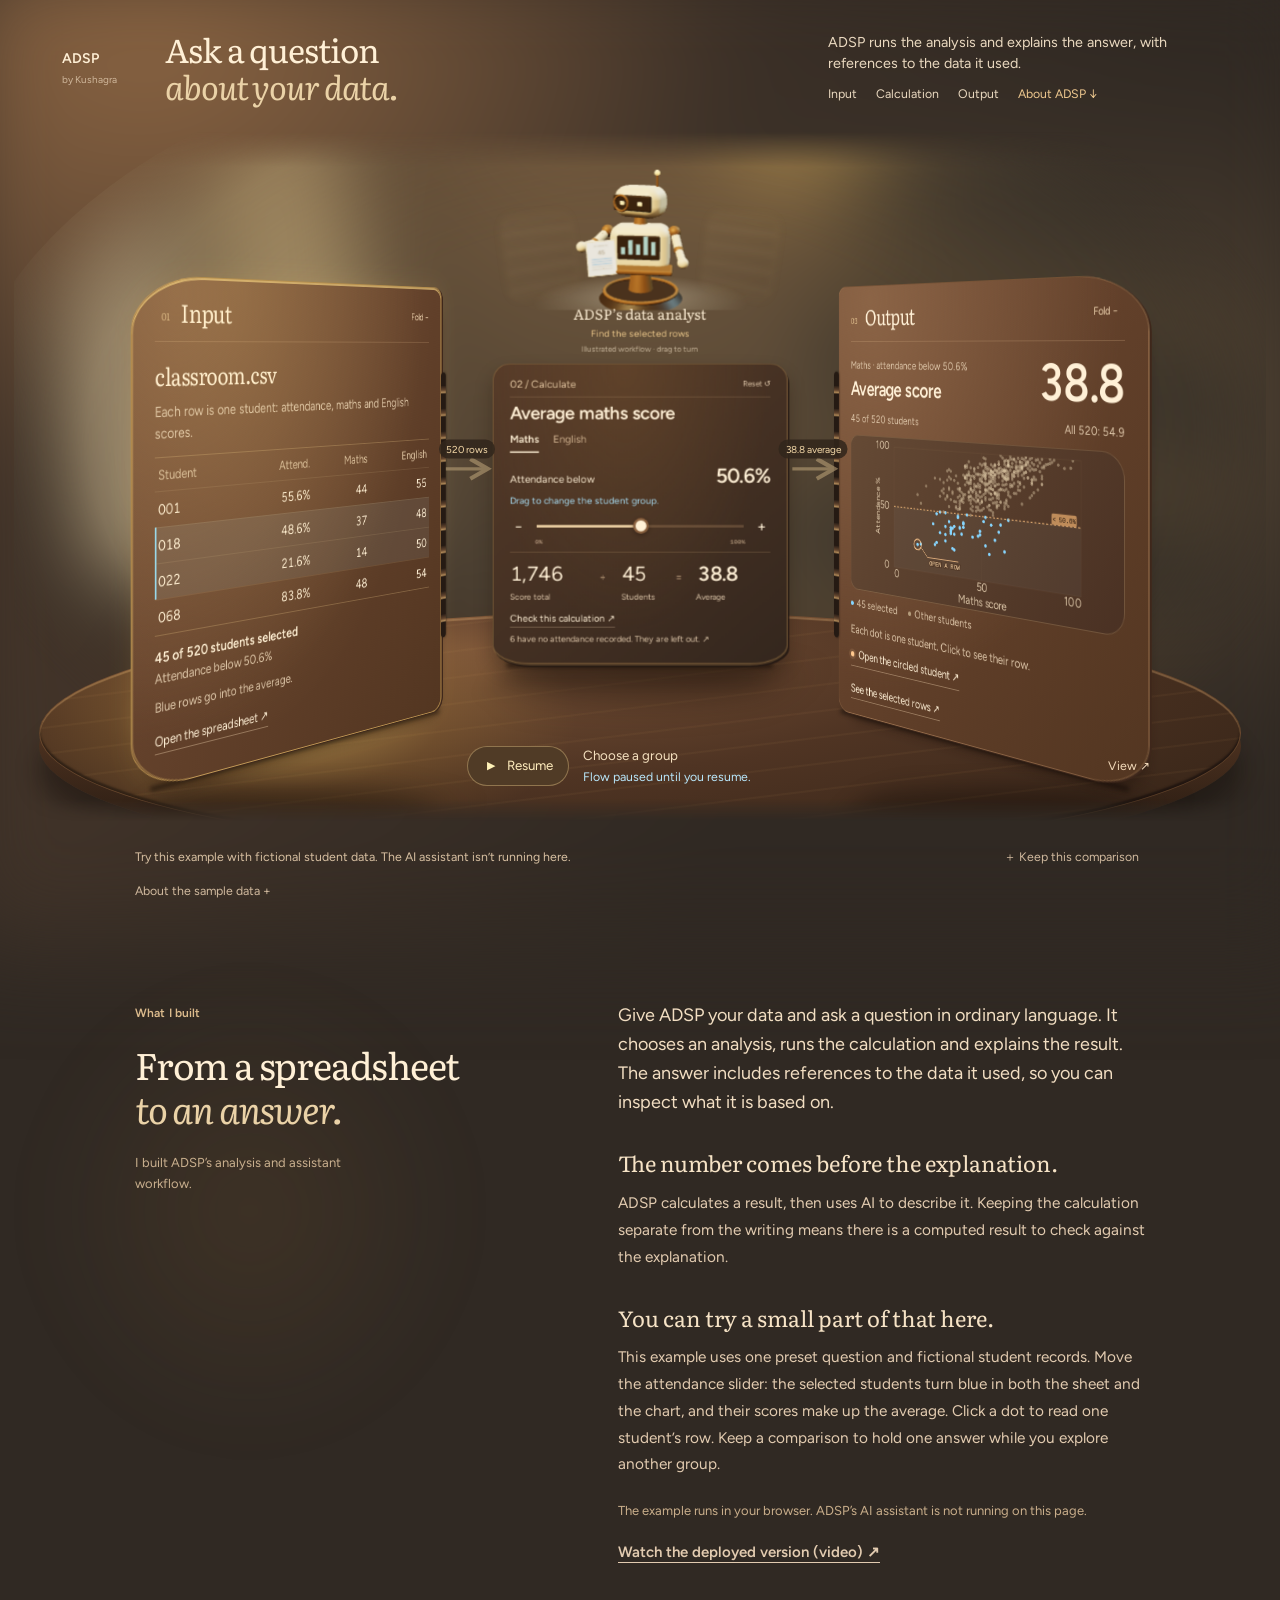
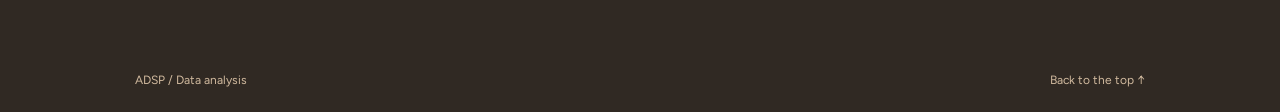
<file: adsp/index.html>
<!doctype html>
<html lang="en">
<head>
  <meta charset="UTF-8">
  <meta name="viewport" content="width=device-width, initial-scale=1">
  <meta name="theme-color" content="#39251c">
  <meta name="description" content="ADSP by Kushagra Bhatnagar. Explore a working data analysis: change a group, compare the result, and see the records behind the answer.">
  <title>ADSP — Ask a question about a spreadsheet.</title>
  <link rel="icon" href="data:image/svg+xml,%3Csvg xmlns='http://www.w3.org/2000/svg' viewBox='0 0 64 64'%3E%3Crect width='64' height='64' rx='14' fill='%23f3e7af'/%3E%3Cpath d='M14 46V29h8v17zm14 0V14h8v32zm14 0V22h8v24z' fill='%23782d27'/%3E%3C/svg%3E">
  <link rel="stylesheet" href="stage9.css?v=9d">
  <script type="module" src="app.js?v=9d"></script>
</head>
<body>
<a class="skip-link" href="#experiment">Skip to the question</a>
<div class="page-shell">
<main id="top">
<section class="introduction" aria-labelledby="title">
<div class="project-identity"><span class="project-index">ADSP <span>by Kushagra</span></span><h1 id="title">Ask a question<br><em>about your data.</em></h1></div>
<div class="introduction-note"><p>ADSP runs the analysis and explains the answer, with references to the data it used.</p><nav aria-label="Try the ADSP workflow"><a href="#data-input">Input</a><a href="#experiment">Calculation</a><a href="#answer-step">Output</a><a href="#about">About ADSP ↓</a></nav></div>
</section>
<div id="load-error" class="load-error" hidden><p>The sample could not load.</p><button id="retry" type="button">Try again</button></div>
<section class="workspace" id="instrument" aria-label="A working spreadsheet analysis" aria-busy="true">
<div class="scene is-spatial" id="scene" aria-label="Input on the left, calculation behind, output on the right">
<div class="room-surfaces" id="room-surfaces" aria-hidden="true"><div class="room-wall"><i class="room-window"></i><i class="room-recess"></i><i class="room-lamp"></i></div><div class="table-top"></div><div class="table-edge"></div><div class="table-leg table-leg-left"></div><div class="table-leg table-leg-right"></div><div class="window-light"></div><div class="floor-shadow" id="shadow-0"></div><div class="floor-shadow" id="shadow-1"></div><div class="floor-shadow" id="shadow-2"></div></div>
<svg id="floor-contacts" class="floor-contacts" aria-hidden="true"><path id="contact-0"/><path id="contact-1"/><path id="contact-2"/></svg>
<svg class="flow-connections" id="flow-connections" aria-hidden="true"><defs><marker id="flow-tip" viewBox="0 0 10 10" refX="8" refY="5" markerWidth="8" markerHeight="8" orient="auto-start-reverse"><path d="M1 1L8 5L1 9" fill="none" stroke="currentColor" stroke-width="1.7"/></marker></defs><path id="flow-one" class="flow-wire" marker-end="url(#flow-tip)"/><path id="flow-two" class="flow-wire" marker-end="url(#flow-tip)"/><path id="flow-pulse-one" class="flow-pulse"/><path id="flow-pulse-two" class="flow-pulse"/><path id="inspection-tether" class="inspection-tether" hidden/></svg>
<div class="flow-label flow-label-one" id="flow-label-one">520 rows</div><div class="flow-label flow-label-two" id="flow-label-two">40 selected → average</div>
<aside class="reading-guide" aria-label="Current part of the example"><span class="guide-light" aria-hidden="true"></span><span id="process-title">Choosing the students</span><span id="process-sentence" class="sr-only">40 students have attendance below 50%. Blue rows belong to this group.</span></aside>
<div class="scene-orbit" id="scene-orbit">
<section class="workflow-paper input-node" id="data-input" aria-labelledby="input-title"><span class="flap-hinge" aria-hidden="true"></span><span class="contact-start" aria-hidden="true"></span><span class="contact-end" aria-hidden="true"></span>
<button class="paper-topline fold-toggle" id="fold-input" type="button" aria-expanded="true" aria-controls="input-detail" aria-label="Fold input rows"><span class="flap-heading"><small>01</small> Input</span><span class="fold-label">Fold −</span></button><h2 id="input-title">classroom.csv</h2><p class="paper-subtitle">Each row is one student: attendance, maths and English scores.</p>
<div class="input-preview" id="input-detail"><div id="source-tools" class="source-tools" hidden><label>Find student <input id="source-search" type="search" placeholder="022" autocomplete="off"></label></div><div class="source-table-scroll"><table aria-label="Input spreadsheet preview"><thead><tr><th>Student</th><th>Attend.</th><th>Maths</th><th>English</th></tr></thead><tbody id="input-rows"></tbody></table></div><div class="source-pages" id="source-pages" hidden><span id="source-page-label"></span><div><button id="source-prev" type="button" aria-label="Previous source rows">←</button><button id="source-next" type="button" aria-label="Next source rows">→</button></div></div></div>
<div class="input-live"><strong id="source-selection">40 of 520 selected</strong><span id="source-rule">Attendance below 50%</span><span id="source-average">Maths average → 38.3</span></div>
<p class="paper-footnote">Blue rows go into the average.</p><button type="button" class="paper-link" id="expand-input" aria-expanded="false" aria-controls="source-tools">Open the spreadsheet ↗</button><button id="source-demo" type="button" hidden>Pause flow</button>
</section>
<section class="workflow-paper question-node" id="experiment" aria-labelledby="question"><span class="contact-start" aria-hidden="true"></span><span class="contact-end" aria-hidden="true"></span>
<div class="analyst-stage" id="analyst-stage" tabindex="0" role="img" aria-label="ADSP's illustrated data analyst. Drag or use left and right arrow keys to turn it.">
<div class="analyst-backdrop" aria-hidden="true"><i class="ghost-sheet ghost-input"></i><i class="ghost-sheet ghost-output"></i></div>
<svg class="analyst-fallback" viewBox="0 0 220 170" aria-hidden="true"><ellipse cx="110" cy="155" rx="49" ry="9" fill="#e4b862" opacity=".2"/><rect x="70" y="69" width="80" height="69" rx="18" fill="#ead5b0"/><rect x="77" y="19" width="66" height="49" rx="18" fill="#ead5b0"/><rect x="86" y="36" width="48" height="16" rx="8" fill="#332821"/><path d="M95 44h6m17 0h6" stroke="#ffd76f" stroke-width="4"/><path d="M60 80L46 119m114-39 14 39" stroke="#ead5b0" stroke-width="13" stroke-linecap="round"/><path d="M86 115V96m16 19V88m16 27v-9m16 9V93" stroke="#72bedb" stroke-width="7"/><path d="M93 142h34" stroke="#987541" stroke-width="13"/></svg>
</div>
<div class="analyst-caption"><span>ADSP’s data analyst</span><span id="analyst-action">Find the selected rows</span><small>Illustrated workflow · drag to turn</small></div>
<div class="calculation-desk">
<div class="paper-topline"><span>02 / Calculate</span><button class="text-button" id="reset-all" type="button">Reset ↺</button></div>
<div class="question-row"><h2 id="question">Average <span id="question-subject">maths</span> score<span class="question-filter">Attendance below <span id="question-cutoff">50</span>%.</span></h2><div class="subject-switch" role="group" aria-label="Subject to compare"><button type="button" id="subject-maths" aria-pressed="true">Maths</button><button type="button" id="subject-english" aria-pressed="false">English</button></div></div>
<div class="control-strip"><div class="threshold-heading"><label for="threshold">Attendance below <strong><output id="threshold-output" for="threshold">50</output>%</strong></label><span id="control-summary">Move the slider to choose a group.</span></div><div class="slider-group"><button id="decrease" class="step-button" type="button" aria-label="Decrease attendance cutoff by 5">−</button><input type="range" id="threshold" min="0" max="100" step="0.01" value="50" aria-describedby="control-summary"><button id="increase" class="step-button" type="button" aria-label="Increase attendance cutoff by 5">+</button></div><div class="threshold-scale"><span>0%</span><span>100%</span></div></div>
<div id="calculation-plane" class="calculation"><span class="calculation-heading" id="calculation-sentence">Their maths scores total 1,531. Divide by 40 students.</span><div class="arithmetic"><span id="calc-sum">1,531</span><span>÷</span><span id="calc-count">40</span><span>=</span><strong id="calc-mean">38.3</strong></div><div class="arithmetic-labels"><span>Score total</span><span>Students</span><span>Average</span></div><p id="calc-empty" hidden>No average for an empty group.</p><button class="paper-link" type="button" data-inspect="calculation">Check this calculation ↗</button></div>
<span id="selection-preview" class="sr-only"></span><span id="mean-preview" class="sr-only"></span><span id="visible-calculation" class="sr-only"></span><button class="missing-note" id="missing-records" type="button">6 have no attendance recorded. They are <span class="keep-together">left out. ↗</span></button>
</div></section>
<section class="workflow-paper output-node" id="answer-step" aria-labelledby="answer-title"><span class="flap-hinge" aria-hidden="true"></span><span class="contact-start" aria-hidden="true"></span><span class="contact-end" aria-hidden="true"></span>
<button class="paper-topline fold-toggle" id="fold-output" type="button" aria-expanded="true" aria-controls="plot-surface" aria-label="Fold answer chart"><span class="flap-heading"><small>03</small> Output</span><span class="fold-label">Fold −</span></button><div class="answer-heading"><div><span id="answer-scope">Maths · below 50%</span><h2 id="answer-title">Average score</h2></div><button class="mean-number" id="inspect-mean" type="button" data-inspect="calculation" aria-label="Inspect selected group mean"><strong id="selected-mean">38.3</strong></button></div>
<div class="scope-heading"><span id="scope-count">40 of 520 students</span><span>All 520: <b id="baseline-mean">54.9</b></span></div>
<div class="plot-surface" id="plot-surface"><svg id="plot" viewBox="0 0 480 278" role="img" aria-labelledby="plot-title plot-description">
                    <title id="plot-title">Maths scores by attendance</title><desc id="plot-description">Each dot is one demonstration record. Records below the attendance cutoff are highlighted.</desc>
                    <defs><clipPath id="plot-clip"><rect x="48" y="16" width="414" height="212" rx="2"/></clipPath></defs>
                    <g class="plot-grid" aria-hidden="true"><path d="M48 16H462M48 122H462M48 228H462M48 16V228M255 16V228M462 16V228"/></g>
                    <g class="plot-axis" aria-hidden="true"><text x="36" y="20" text-anchor="end">100</text><text x="36" y="126" text-anchor="end">50</text><text x="36" y="231" text-anchor="end">0</text><text x="48" y="246">0</text><text x="255" y="246" text-anchor="middle">50</text><text x="462" y="246" text-anchor="end">100</text><text id="x-label" x="255" y="270" text-anchor="middle">Maths score</text><text transform="translate(12 122) rotate(-90)" text-anchor="middle">Attendance %</text></g>
                    <g clip-path="url(#plot-clip)" aria-hidden="true"><rect id="selection-region" x="48" y="122" width="414" height="106" class="selection-region"/><g id="plot-points"></g><path id="cutoff-line" class="cutoff-line" d="M48 122H462"/></g>
                    <g id="cutoff-tag" transform="translate(420 113)" aria-hidden="true"><rect x="-17" y="-9" width="50" height="18" rx="3"/><text x="8" y="4" text-anchor="middle" id="cutoff-tag-text">&lt; 50%</text></g>
                    <g id="point-cue" aria-hidden="true" pointer-events="none"><circle id="point-cue-ring" cx="106" cy="182" r="9"/><path id="point-cue-line" d="M106 182L124 200H195"/><text id="point-cue-text" x="128" y="214">CLICK A DOT</text></g>
                  </svg></div><div class="chart-key"><span><i class="selected-dot"></i><span id="plot-selected-label">40 selected</span></span><span><i class="other-dot"></i>Other students</span></div>
<div class="point-invitation"><span>Each dot is one student. Click to see their row.</span><button id="try-point" type="button"><span class="lift-dot" aria-hidden="true"></span>Open the circled student ↗</button></div>
<p id="result-description" class="result-description sr-only"></p><button class="paper-link" type="button" id="show-records" data-inspect="rows">See the selected rows ↗</button><span id="chart-subject-label" hidden></span>
</section>
</div>
<div class="point-card" id="point-card" role="region" aria-labelledby="point-title" hidden><div class="point-card-top"><span>From the plot</span><button id="close-point" type="button" aria-label="Return student row to the plot">×</button></div><h3 id="point-title">Student 022</h3><dl><div><dt>Attendance</dt><dd id="point-attendance">21.6%</dd></div><div><dt>Maths</dt><dd id="point-maths">14</dd></div><div><dt>English</dt><dd id="point-english">50</dd></div></dl><p id="point-membership"></p><button id="point-full" class="paper-link" type="button">Open full row ↗</button></div>
</div>
<div class="flow-dock"><div class="playback"><button id="demo-toggle" type="button" aria-label="Pause flow"><span id="play-icon" aria-hidden="true">Ⅱ</span><span id="play-label">Pause</span></button><div class="playback-message"><span id="demo-status">Changing the attendance limit</span><span id="pause-prompt">Click anywhere to take over.</span></div></div><div class="scene-controls"><span id="scene-hint">Drag the space to turn the pages.</span><details class="view-options"><summary aria-label="View and motion settings">View <span aria-hidden="true">↗</span></summary><div class="view-options-panel"><div class="view-switch" role="group" aria-label="View of the workflow"><button id="view-spatial" type="button" aria-pressed="true">Spatial</button><button id="view-flat" type="button" aria-pressed="false">Front</button></div><label class="motion-control"><input id="allow-motion" type="checkbox" checked>Motion</label><button id="reset-camera" type="button">Reset angle ↺</button></div></details></div></div>
<div class="result-actions"><span class="sample-note">Try this example with fictional student data. The AI assistant isn’t running here.</span><button id="pin-comparison" class="save-button" type="button">＋ Keep this comparison</button></div>
<div class="saved-comparison" id="saved-comparison" hidden><div class="saved-heading"><span>Kept comparison</span><button type="button" id="remove-pin" aria-label="Remove kept comparison">×</button></div><button id="open-pin" type="button"><span id="pin-label"></span><strong id="pin-value"></strong><span>Inspect its records ↗</span></button></div><p id="storage-note" class="local-note" hidden>Saving is unavailable in this browser.</p>
<div class="experiment-footer"><button class="text-button" type="button" id="method-toggle" aria-expanded="false" aria-controls="method-note">About the sample data +</button></div>
<div class="method-note" id="method-note" hidden><h3>What these numbers can tell you</h3><p>All scores are out of 100. The overall average uses all 520 students. Six have no attendance recorded: their scores count in that overall average, but they cannot appear in the attendance chart or a group selected by attendance.</p><p>A difference between the groups does not tell us whether attendance caused the difference in scores.</p></div>
</section>
<section class="about" id="about" aria-labelledby="about-title">
<div class="about-opening"><span class="eyebrow">What I built</span><h2 id="about-title">From a spreadsheet<br><em>to an answer.</em></h2><p class="authorship">I built ADSP’s analysis and assistant workflow.</p></div>
<div class="product-story"><p class="product-lead">Give ADSP your data and ask a question in ordinary language. It chooses an analysis, runs the calculation and explains the result. The answer includes references to the data it used, so you can inspect what it is based on.</p><h3>The number comes before the explanation.</h3><p>ADSP calculates a result, then uses AI to describe it. Keeping the calculation separate from the writing means there is a computed result to check against the explanation.</p><h3>You can try a small part of that here.</h3><p>This example uses one preset question and fictional student records. Move the attendance slider: the selected students turn blue in both the sheet and the chart, and their scores make up the average. Click a dot to read one student’s row. Keep a comparison to hold one answer while you explore another group.</p><p class="demo-boundary">The example runs in your browser. ADSP’s AI assistant is not running on this page.</p><p class="about-links"><a href="https://www.youtube.com/watch?v=K23TB9MUVrQ" target="_blank" rel="noopener">Watch the deployed version (video) ↗</a></p></div>
</section>
</main><footer class="site-footer"><span>ADSP / Data analysis</span><a href="#top">Back to the top ↑</a></footer>
</div>
  <dialog id="evidence-dialog" class="evidence-dialog" aria-labelledby="evidence-title">
    <div class="dialog-heading"><div><div class="eyebrow" id="evidence-kicker">Behind this answer</div><h2 id="evidence-title">The selected records</h2></div><button class="close-button" id="close-evidence" type="button" aria-label="Close evidence">×</button></div>
    <div class="evidence-context" id="evidence-context"></div>
    <div class="evidence-math" id="evidence-math"></div>
    <p class="evidence-explanation" id="evidence-explanation"></p>
    <div class="table-toolbar"><span id="table-count"></span><label>Find a record<input type="search" id="row-search" placeholder="022" autocomplete="off"></label></div>
    <div class="evidence-table-wrap"><table class="evidence-table"><thead><tr><th scope="col">Record</th><th scope="col">Attendance</th><th scope="col">Maths</th><th scope="col">English</th></tr></thead><tbody id="evidence-rows"></tbody></table><p class="table-empty" id="table-empty" hidden>No matching records.</p></div>
    <div class="dialog-footer"><span id="page-label"></span><div><button id="previous-page" type="button">← Previous</button><button id="next-page" type="button">Next →</button></div></div>
  </dialog>

<div class="sr-only" id="announcement" role="status" aria-live="polite"></div><noscript><p>Enable JavaScript to explore this sample.</p></noscript>
</body></html>
</file>
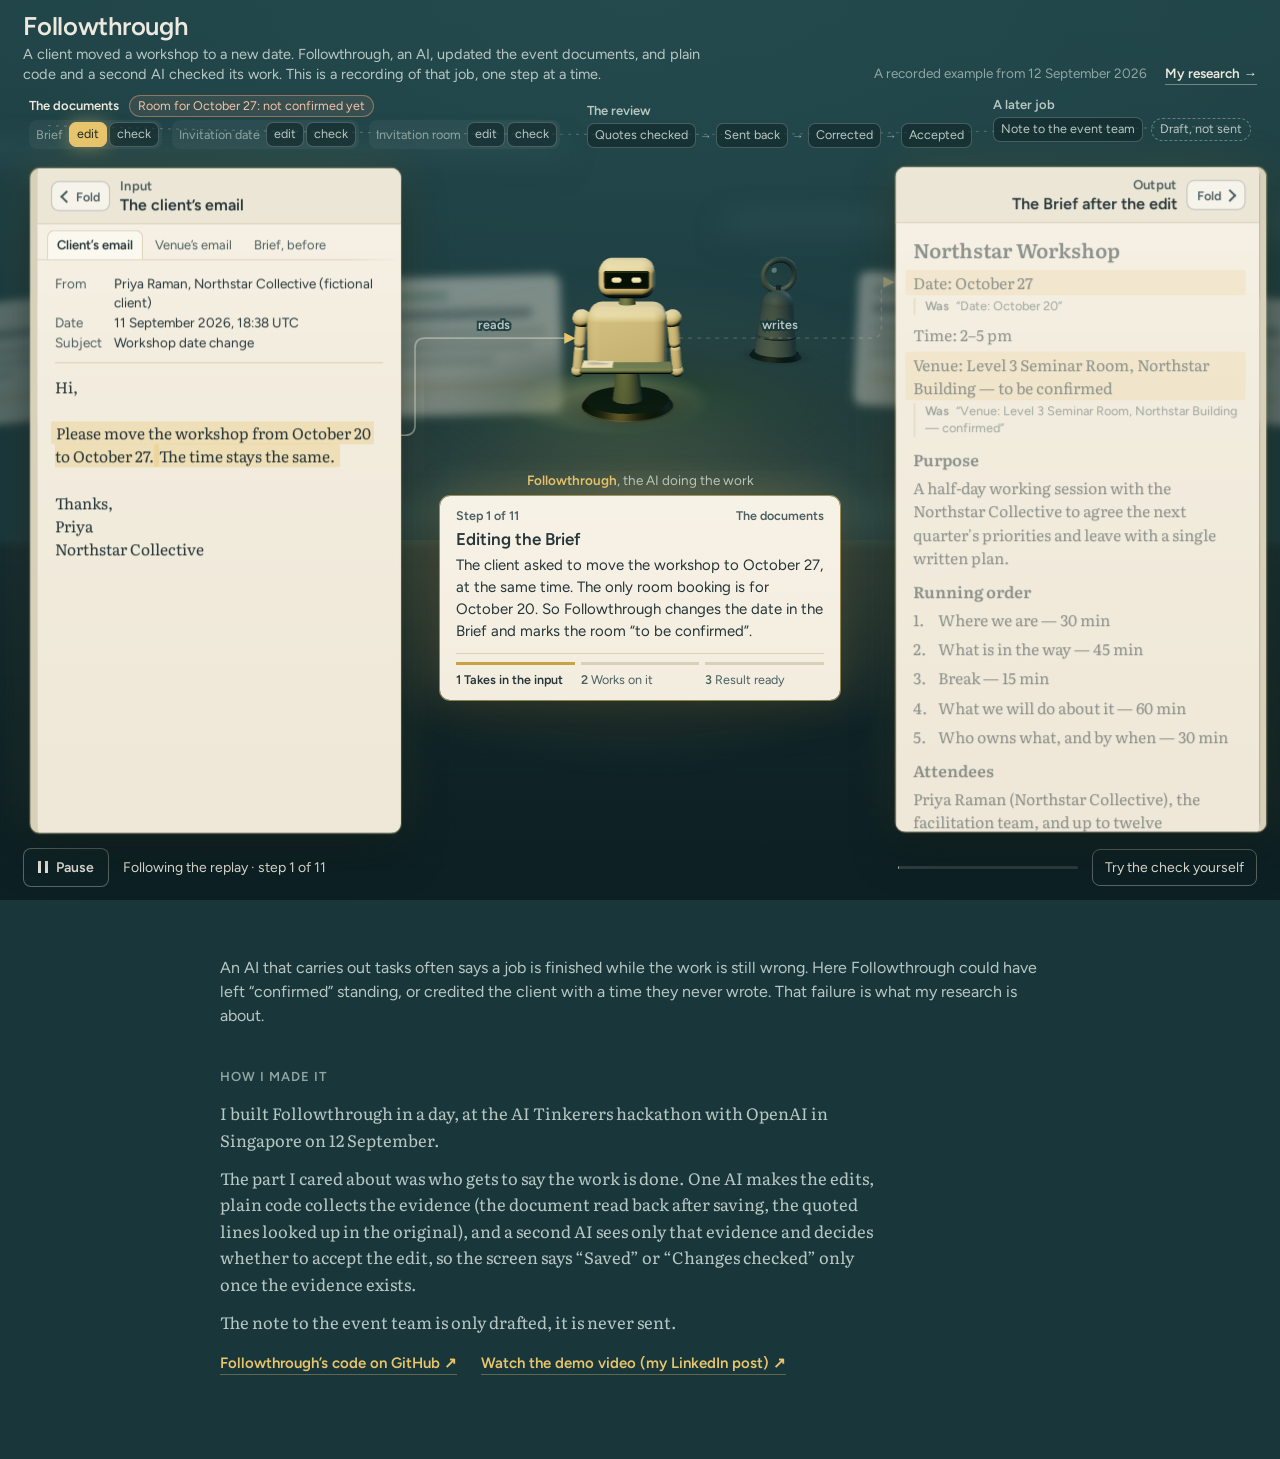
<file: followthrough/index.html>
<!doctype html>
<html lang="en">
<head>
  <meta charset="UTF-8">
  <meta name="viewport" content="width=device-width, initial-scale=1">
  <meta name="description" content="Followthrough by Kushagra Bhatnagar. A client moved a workshop to a new date. Followthrough, an AI, updated the event documents, and plain code and a second AI checked its work. A recording of that job, one step at a time.">
  <title>Followthrough: one date change, step by step</title>
  <link rel="icon" href="data:image/svg+xml,%3Csvg xmlns='http://www.w3.org/2000/svg' viewBox='0 0 64 64'%3E%3Crect width='64' height='64' rx='12' fill='%2319373b'/%3E%3Crect x='14' y='16' width='22' height='30' rx='3' fill='%23f3eddf'/%3E%3Ccircle cx='46' cy='38' r='8' fill='%23e8c56d'/%3E%3C/svg%3E">
  <link rel="preload" href="fonts/figtree-latin-400-normal.woff2" as="font" type="font/woff2" crossorigin>
  <link rel="preload" href="fonts/literata-latin-400-normal.woff2" as="font" type="font/woff2" crossorigin>
  <link rel="stylesheet" href="styles.css?v=20261007-phone">
  <script type="module" src="app.js?v=20261007-phone"></script>
</head>
<body>
  <a class="skip-link" href="#inspect">Skip to the current step</a>
  <main id="top">
    <section class="ft" id="ft" aria-labelledby="ft-title">
      <div class="room" aria-hidden="true">
        <div class="wall"></div>
        <div class="shelves"><i class="shelf s1"></i><i class="shelf s2"></i><i class="shelf s3"></i><i class="recess r1"></i><i class="recess r2"></i></div>
        <div class="conveyor" id="conveyor"></div>
        <div class="floor"></div>
        <div class="pool" id="pool"></div>
      </div>

      <header class="band">
        <div class="band-text">
          <h1 id="ft-title"></h1>
          <p class="lead" id="lead"></p>
        </div>
        <nav class="band-nav"><span class="recorded" id="recorded"></span><a href="#research" id="research-link"></a></nav>
      </header>

      <nav class="jobmap" id="jobmap" aria-label="The steps of the job"></nav>

      <div class="inspect" id="inspect" tabindex="-1">
        <section class="flap flap-in is-open" id="flap-in" data-side="in" aria-label="Input"></section>
        <div class="vlink vlink-in" aria-hidden="true"><i></i><span id="vlink-in"></span></div>
        <div class="stage" id="stage">
          <div class="actors" id="actors"></div>
          <p class="actor-name" id="actor-name"></p>
          <article class="step-card" id="step-card" aria-live="polite">
            <p class="card-meta"><span id="card-count"></span><span id="card-area"></span></p>
            <h2 class="step-title" id="step-title"></h2>
            <p class="step-say" id="step-say"></p>
            <ol class="phases" id="phases"></ol>
          </article>
        </div>
        <div class="vlink vlink-out" aria-hidden="true"><i></i><span id="vlink-out"></span></div>
        <section class="flap flap-out is-open" id="flap-out" data-side="out" aria-label="Output"></section>
        <svg class="routes" id="routes" aria-hidden="true">
          <defs>
            <marker id="arrowhead" viewBox="0 0 10 10" refX="8" refY="5" markerWidth="7" markerHeight="7" orient="auto-start-reverse"><path d="M0,0 L10,5 L0,10 z"></path></marker>
            <marker id="arrowhead-back" viewBox="0 0 10 10" refX="8" refY="5" markerWidth="7" markerHeight="7" orient="auto-start-reverse"><path d="M0,0 L10,5 L0,10 z"></path></marker>
          </defs>
        </svg>
        <div class="tokens" id="tokens" aria-hidden="true"></div>
      </div>

      <div class="playback">
        <button type="button" class="pause" id="pause" aria-pressed="false"><span class="pause-icon" aria-hidden="true"></span><span class="pause-label"></span></button>
        <div class="ownership">
          <p class="own-line" id="own-line" aria-live="polite"></p>
          <button type="button" class="follow" id="follow" hidden></button>
          <p class="replay-at" id="replay-at"></p>
        </div>
        <div class="progress" aria-hidden="true"><i id="progress"></i></div>
        <button type="button" class="try-shortcut" id="try-shortcut"></button>
      </div>
    </section>

    <div class="bridge" id="research">
      <p id="bridge"></p>
    </div>

    <!-- How I made it: wording from build/notes/copy.js (the written layer); links added 6 Oct 2026 at the user's request -->
    <footer class="ft-notes" aria-label="How I made it">
      <p class="ft-notes-label">How I made it</p>
      <p>I built Followthrough in a day, at the AI Tinkerers hackathon with OpenAI in Singapore on 12 September.</p>
      <p>The part I cared about was who gets to say the work is done. One AI makes the edits, plain code collects the evidence (the document read back after saving, the quoted lines looked up in the original), and a second AI sees only that evidence and decides whether to accept the edit, so the screen says “Saved” or “Changes checked” only once the evidence exists.</p>
      <p>The note to the event team is only drafted, it is never sent.</p>
      <p class="links">
        <a href="https://github.com/kushagrab21/followthrough" target="_blank" rel="noopener">Followthrough’s code on GitHub ↗</a>
        <a href="https://www.linkedin.com/feed/update/urn:li:activity:7504440629138116608/" target="_blank" rel="noopener">Watch the demo video (my LinkedIn post) ↗</a>
      </p>
    </footer>
  </main>
  <noscript><p class="noscript">This block replays a recorded job step by step and runs its checks in your browser. Turn on JavaScript to see it.</p></noscript>
</body>
</html>
</file>
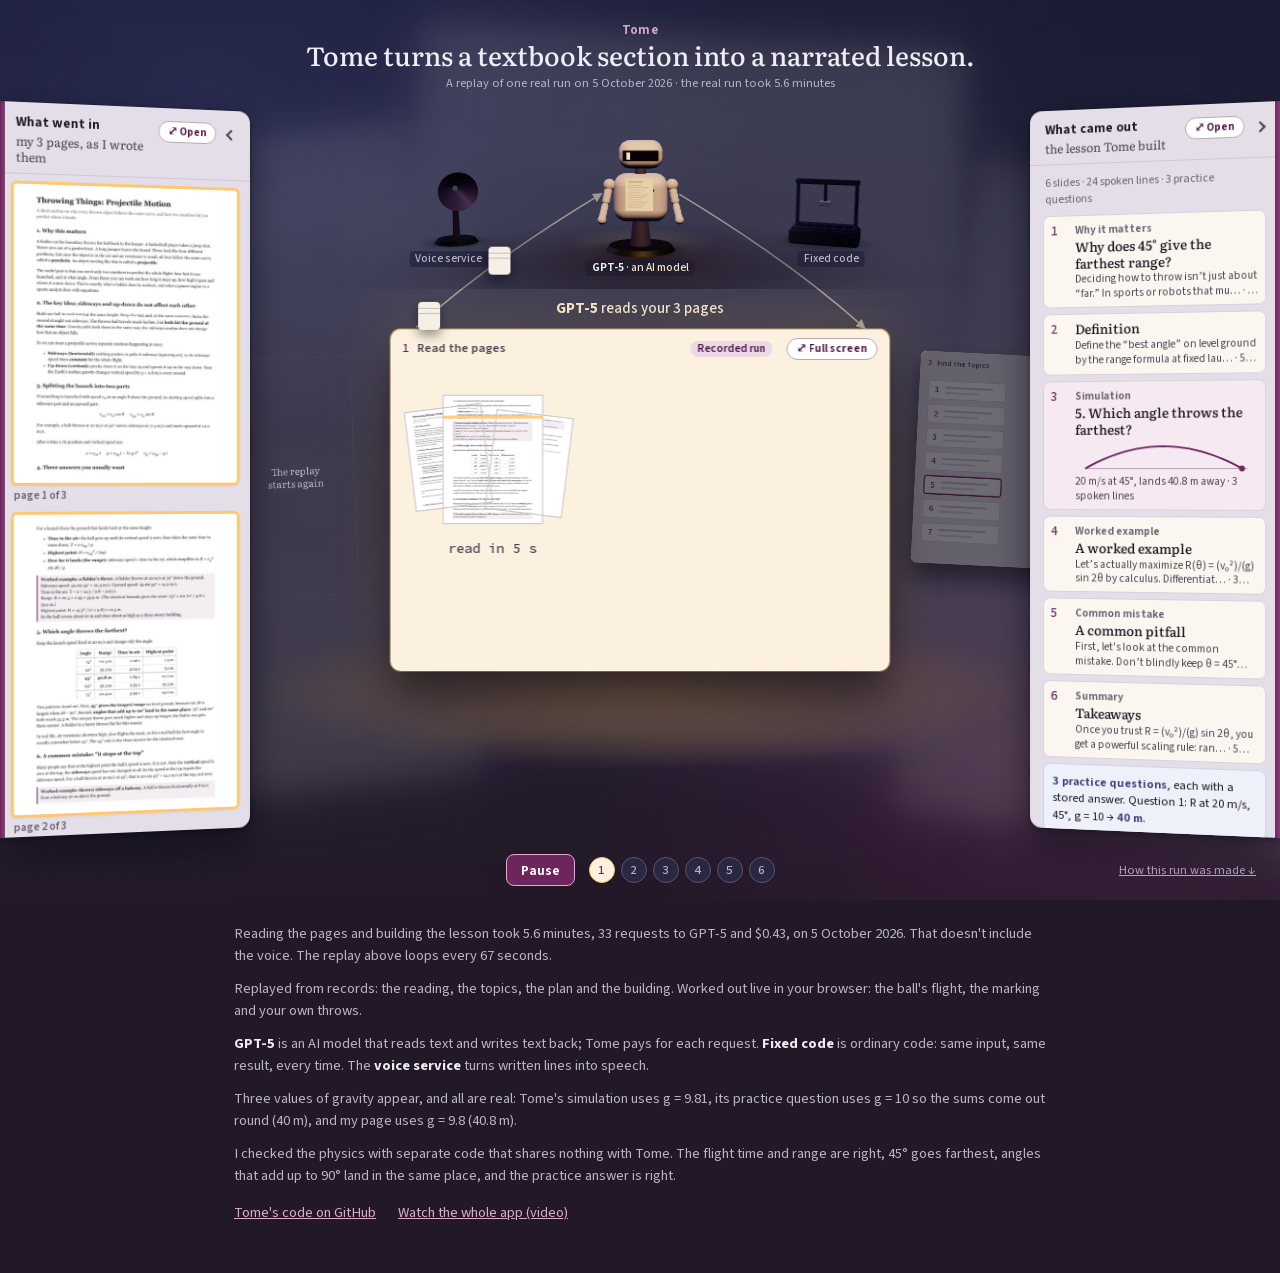
<file: tome/index.html>
<!doctype html>
<html lang="en">
<head>
  <meta charset="utf-8">
  <meta name="viewport" content="width=device-width, initial-scale=1">
  <title>Tome · Kushagra Bhatnagar</title>
  <meta name="description" content="Tome turns a section of a textbook into a narrated lesson. One real run, on three pages about throwing a ball, replayed on a moving track.">
  <link rel="preload" href="fonts/Literata-sub.woff2" as="font" type="font/woff2" crossorigin>
  <link rel="preload" href="fonts/SourceSans3VF-Upright.ttf.woff2" as="font" type="font/woff2" crossorigin>
  <link rel="stylesheet" href="styles.css?v=20261007-phone">
</head>
<body>
  <section class="tome" id="tome" aria-labelledby="tome-title">
    <header class="tome-head">
      <p class="wordmark">Tome</p>
      <h2 id="tome-title">Tome turns a textbook section into a narrated lesson.</h2>
      <p class="replay-note" id="replay-note"></p>
    </header>

    <div class="scene" id="scene">
      <div class="rail-band" aria-hidden="true">
        <div class="rail"></div>
        <div class="actors" id="actors"></div>
        <div class="worker voice" id="w-voice"><span class="grille"><svg viewBox="0 0 40 20" preserveAspectRatio="none"><path d=""/></svg></span><span class="wname">Voice service</span></div>
        <div class="worker gpt" id="w-gpt"><span class="rod"></span><span class="body"><span class="win"><i></i><i></i><i></i><i></i><i></i></span></span><span class="wname"><b>GPT-5</b><span class="sub"> · an AI model</span></span></div>
        <div class="worker fixed" id="w-fixed"><span class="plate"></span><span class="wname">Fixed code</span></div>
      </div>
      <p class="caption" id="caption" aria-live="polite"></p>
      <svg class="arrows" id="arrows" aria-hidden="true">
        <defs><marker id="head" viewBox="0 0 10 10" refX="7" refY="5" markerWidth="6" markerHeight="6" orient="auto-start-reverse"><path d="M0,0 L10,5 L0,10 z"/></marker></defs>
        <path class="arw" id="arw-up" marker-end="url(#head)"/>
        <path class="arw" id="arw-down" marker-end="url(#head)"/>
      </svg>
      <div class="track" id="track"></div>
      <!-- the whole run's input and output, hinged to the page's edges -->
      <aside class="edge edge-in" id="edge-in" aria-label="What went in: my three pages">
        <div class="edge-head"><span><b>What went in</b><small>my 3 pages, as I wrote them</small></span><button type="button" class="open-btn" aria-label="Open my 3 pages full screen">⤢ Open</button><button type="button" class="fold-btn" aria-expanded="true" aria-label="Fold this flap"><i aria-hidden="true"></i></button></div>
        <div class="edge-body" id="edge-in-body"></div>
        <span class="spine" aria-hidden="true">What went in</span>
      </aside>
      <aside class="edge edge-out" id="edge-out" aria-label="What came out: the lesson Tome built">
        <div class="edge-head"><span><b>What came out</b><small>the lesson Tome built</small></span><button type="button" class="open-btn" aria-label="Open the lesson full screen">⤢ Open</button><button type="button" class="fold-btn" aria-expanded="true" aria-label="Fold this flap"><i aria-hidden="true"></i></button></div>
        <div class="edge-body" id="edge-out-body"></div>
        <span class="spine" aria-hidden="true">What came out</span>
      </aside>
      <div class="flyers" id="flyers" aria-hidden="true"></div>
    </div>

    <nav class="controls" aria-label="Replay controls">
      <button type="button" class="ctl" id="pause">Pause</button>
      <ol class="dots" id="dots"></ol>
      <a class="more" href="#how">How this run was made ↓</a>
    </nav>
  </section>

  <footer class="tome-foot" id="how">
    <p id="receipt"></p>
    <p>Replayed from records: the reading, the topics, the plan and the building. Worked out live in your browser: the ball's flight, the marking and your own throws.</p>
    <p><b>GPT-5</b> is an AI model that reads text and writes text back; Tome pays for each request. <b>Fixed code</b> is ordinary code: same input, same result, every time. The <b>voice service</b> turns written lines into speech.</p>
    <p>Three values of gravity appear, and all are real: Tome's simulation uses g = 9.81, its practice question uses g = 10 so the sums come out round (40 m), and my page uses g = 9.8 (40.8 m).</p>
    <p>I checked the physics with separate code that shares nothing with Tome. The flight time and range are right, 45° goes farthest, angles that add up to 90° land in the same place, and the practice answer is right.</p>
    <p class="links"><a href="https://github.com/kushagrab21/tome" target="_blank" rel="noopener">Tome's code on GitHub</a><a href="https://youtu.be/3Ndfqpeo_8o" target="_blank" rel="noopener">Watch the whole app (video)</a></p>
  </footer>

  <script type="module" src="app.js"></script>
</body>
</html>
</file>
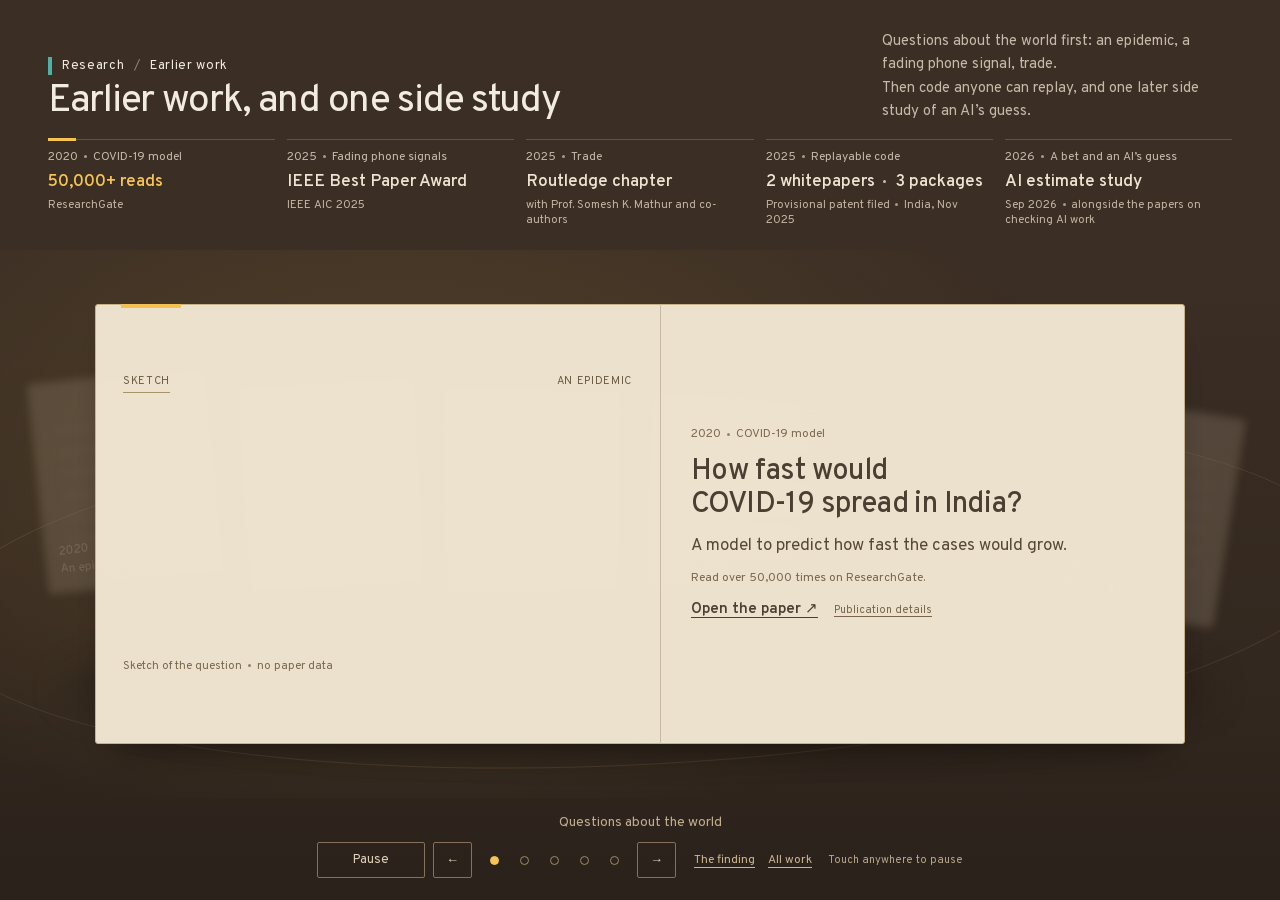
<file: research/earlier/index.html>
<!doctype html>
<html lang="en">
<head>
  <meta charset="utf-8">
  <meta name="viewport" content="width=device-width, initial-scale=1">
  <meta name="theme-color" content="#3b2e24">
  <title>Earlier work | Kushagra Bhatnagar</title>
  <link rel="preload" href="./fonts/overpass-var.woff2" as="font" type="font/woff2" crossorigin>
  <link rel="stylesheet" href="./styles.css">
  <script type="module" src="./app.js"></script>
</head>
<body>
  <main class="station">
    <header class="masthead">
      <div><p class="line-label">Research <span aria-hidden="true">/</span> Earlier work</p><h1>Earlier work, and one side study</h1></div>
      <p class="intro">Questions about the world first: an epidemic, a fading phone signal, trade.<br>Then code anyone can replay, and one later side study of an AI’s guess.</p>
    </header>
    <nav id="credentials" class="credentials" aria-label="Choose a piece of work"></nav>
    <section class="exhibition" aria-label="Research sketches">
      <div class="room" aria-hidden="true"><div class="light"></div><div class="track"></div><div class="shelf"></div></div>
      <div id="parked" class="parked" aria-hidden="true"></div>
      <div id="cards" class="cards"></div>
      <section id="publication" class="publication" hidden aria-label="Publication details"></section>
      <section id="overview" class="overview" hidden aria-label="All the work"><p class="overview-label">A turn in the questions</p><h2 id="closing"></h2><div id="overview-pieces"></div></section>
    </section>
    <footer class="controls">
      <p id="chapter" class="chapter">Questions about the world</p>
      <div class="transport"><button id="play" type="button">Pause</button><button id="previous" type="button" aria-label="Previous piece">←</button><div id="dots" class="dots" role="group" aria-label="Five pieces of work"></div><button id="next" type="button" aria-label="Next piece">→</button><nav id="extra-views" aria-label="Other views"></nav><span id="status">Touch anywhere to pause</span></div>
    </footer>
  </main>
  <noscript><p class="noscript">Enable JavaScript to play the sketches. <a target="_blank" rel="noopener noreferrer" href="https://ieeexplore.ieee.org/document/11211944">Wireless paper</a><span class="sep" aria-hidden="true"></span><a target="_blank" rel="noopener noreferrer" href="https://doi.org/10.4324/9781003628828-14">Routledge chapter</a><span class="sep" aria-hidden="true"></span><a target="_blank" rel="noopener noreferrer" href="https://doi.org/10.5281/zenodo.17525451">Replay whitepaper</a></p></noscript>
</body>
</html>
</file>
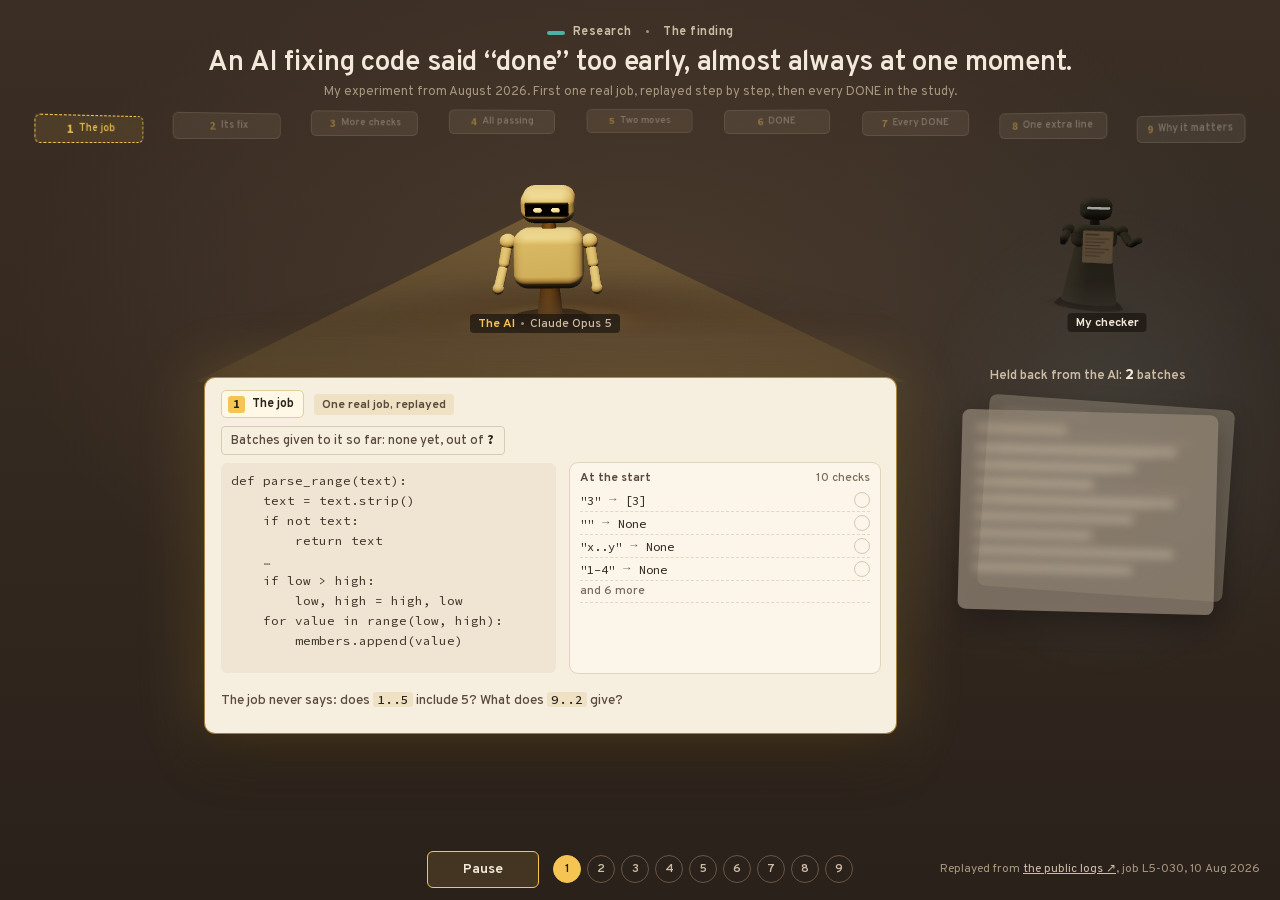
<file: research/finding/index.html>
<!doctype html>
<html lang="en">
<head>
<meta charset="utf-8">
<meta name="viewport" content="width=device-width, initial-scale=1">
<title>The finding</title>
<link rel="stylesheet" href="styles.css">
</head>
<body>
<main class="finding" id="finding">
  <header class="head">
    <p class="kicker"><span class="line-mark" aria-hidden="true"></span>Research<span class="sep"></span>The finding</p>
    <h1>An AI fixing code said &ldquo;done&rdquo; too early, almost always at one moment.</h1>
    <p class="sub"><span class="sub-long">My experiment from August 2026. First one real job, replayed step by step, then every DONE in the study.</span><span class="sub-short">My experiment, Aug 2026, replayed from <a href="https://github.com/kushagrab21/gauntlet" target="_blank" rel="noopener">the public logs&nbsp;↗</a></span></p>
  </header>

  <section class="stage" id="stage" aria-label="The replay">
    <!-- the step cards, on a shallow curved track behind the figures (dimmed, never blurred: blur is kept for the checker's pages) -->
    <ol class="track" id="track" aria-hidden="true"></ol>
    <div class="actors" id="actors" role="img" aria-label="Two figures: the AI, lit by a warm light that stands for what it can see, and my checker, standing in the dark holding the checks the AI has not been shown."></div>
    <svg class="sight" id="sight" aria-hidden="true"><defs><linearGradient id="sightFill" x1="0" y1="0" x2="0" y2="1"><stop offset="0" stop-color="#f6c453" stop-opacity=".26"/><stop offset="1" stop-color="#f6c453" stop-opacity=".05"/></linearGradient></defs><polygon id="sightCone" fill="url(#sightFill)"/></svg>
    <div class="fog" id="fog" aria-hidden="true"></div>
    <p class="label label-ai" id="labAI"><b>The AI</b><span class="sep"></span><span id="modelName"></span></p>
    <p class="label label-checker" id="labChecker"><b>My checker</b></p>

    <p class="caption" id="caption" aria-live="polite"></p>
    <div class="spot" id="spot" aria-hidden="true"></div>

    <!-- What the AI can see: its code and the page of checks in front of it. Lit by its sight. -->
    <article class="desk" id="desk">
      <div class="desk-head">
        <span class="stepchip" id="deskChip"></span>
        <span class="tag" id="deskTag">One real job, replayed</span>
      </div>
      <p class="corner" id="corner" aria-live="polite"></p>
      <p class="corner-note" id="cornerNote">The exact line the AI read. Its &ldquo;stage&rdquo; is a batch of checks.</p>
      <div class="desk-body">
        <pre class="code" id="code" aria-label="The AI's code"></pre>
        <div class="slot" id="slot"><div class="seen-rows" id="seenRows"></div></div>
      </div>
      <div class="desk-foot">
        <p class="question" id="question">The job never says: does <code>1..5</code> include 5? What does <code>9..2</code> give?</p>
        <div class="moves" id="moves">
          <span class="move move-done" id="moveDone"><code>DONE</code> ends the job</span>
          <span class="move move-again" id="moveAgain">Check again <b>(costs nothing)</b></span>
        </div>
      </div>
    </article>

    <!-- The pages. Kept-back pages wait in the fog, blurred (blur only on the decorative layer). -->
    <div class="pages" id="pages"></div>
    <p class="kept" id="kept">Held back from the AI: <b id="keptN">2</b> <span id="keptUnit">batches</span></p>

    <!-- Every DONE in the study -->
    <div class="tally" id="tally" role="img" aria-label="Every DONE in the study, by the moment it was said: nothing tried yet, 1 DONE, wrong; a check it can see is failing, no DONEs in 115 chances; everything it can see passes with more held back, 263 DONEs, 73 of them wrong; everything shown and passing, 344 DONEs, none wrong.">
      <span class="stepchip tally-chip" id="tallyChip"></span>
      <p class="tally-key" aria-hidden="true"><span><i class="k-wrong"></i>one wrong DONE</span><span><i class="k-right"></i>one right DONE</span></p>
      <canvas id="tallyCanvas"></canvas>
      <div class="signs" id="signs"></div>
    </div>
    <div class="fixstrip" id="fixstrip">
      <p class="fix-row"><span class="fix-label">Wrong DONEs here, same jobs without and with the line</span>
        <span class="fix-pile"><span class="fix-dots" id="fixWithout"></span><span class="fix-n" id="fixWithoutN"></span><span class="fix-sub">without the line</span></span>
        <span class="fix-arrow" aria-hidden="true">&rarr;</span>
        <span class="fix-pile"><span class="fix-dots" id="fixWith"></span><span class="fix-n" id="fixWithN"></span><span class="fix-sub">with it</span></span>
      </p>
      <p class="caveat" id="caveat"></p>
    </div>

    <div class="note" id="note" hidden><p id="noteText"></p>
      <div class="try" id="try" hidden><button type="button" id="trySay">Say DONE</button><button type="button" id="tryKeep">Check again</button></div>
    </div>
  </section>

  <nav class="controls" aria-label="Replay controls">
    <button type="button" class="play" id="play">Pause</button>
    <ol class="dots" id="dots"></ol>
    <p class="source" id="source"></p>
  </nav>
</main>
<script type="module" src="app.js"></script>
</body>
</html>
</file>
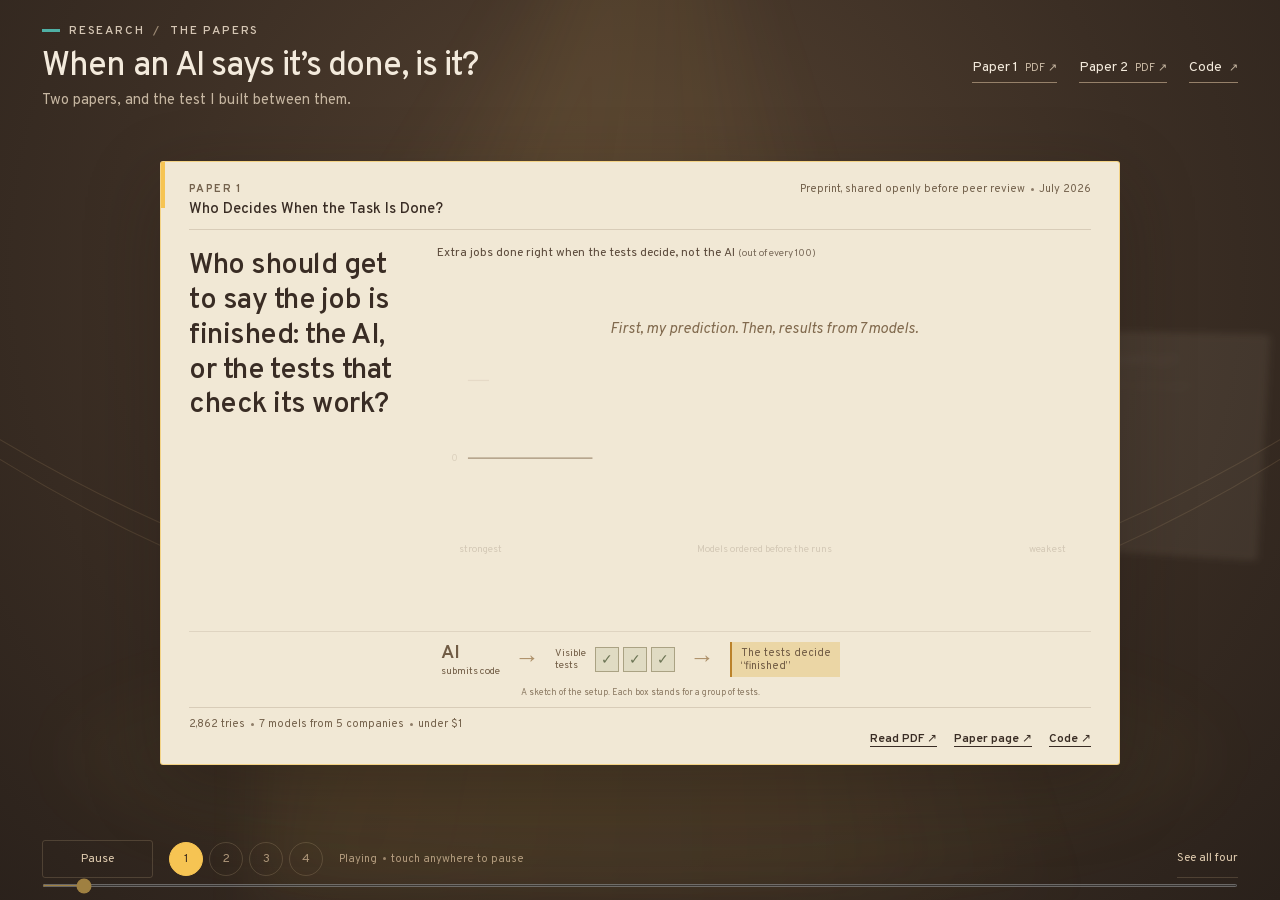
<file: research/papers/index.html>
<!doctype html>
<html lang="en">
<head>
  <meta charset="utf-8">
  <meta name="viewport" content="width=device-width, initial-scale=1">
  <meta name="theme-color" content="#3b2e24">
  <title>The papers | Kushagra Bhatnagar</title>
  <meta name="description" content="Two papers, and the test I built between them. Research on when an AI decides its work is finished.">
  <link rel="preload" href="./fonts/overpass-var.woff2" as="font" type="font/woff2" crossorigin>
  <link rel="stylesheet" href="./styles.css">
</head>
<body>
  <div class="room" aria-hidden="true"><div class="lamp"></div><div class="floor"></div></div>
  <header class="masthead">
    <div class="intro"><p class="eyebrow"><i></i> Research <span>/</span> The papers</p>
      <h1>When an AI says it’s done, is it?</h1>
      <p class="deck">Two papers, and the test I built between them.</p>
    </div>
    <nav class="always-links" aria-label="Papers and code">
      <a href="./assets/paper-1.pdf" target="_blank" rel="noopener">Paper 1 <span>PDF ↗</span></a>
      <a href="./assets/paper-2.pdf" target="_blank" rel="noopener">Paper 2 <span>PDF ↗</span></a>
      <a href="https://github.com/kushagrab21/gauntlet" target="_blank" rel="noopener">Code <span>↗</span></a>
    </nav>
  </header>
  <main id="station">
    <section class="stage" aria-label="The research sequence">
      <svg class="track" viewBox="0 0 1400 600" preserveAspectRatio="none" aria-hidden="true"><path d="M-100 220 Q700 640 1500 220"/><path d="M-100 235 Q700 670 1500 235"/></svg>
      <div class="back-cards" aria-hidden="true">
        <button class="back-card" tabindex="-1" data-go="0"><span class="card-surface"></span><span>Paper 1</span><small>Who decides?</small></button>
        <button class="back-card" tabindex="-1" data-go="1"><span class="card-surface"></span><span>GAUNTLET</span><small>What can it see?</small></button>
        <button class="back-card" tabindex="-1" data-go="2"><span class="card-surface"></span><span>Paper 2</span><small>Where does it happen?</small></button>
        <button class="back-card dashed" tabindex="-1" data-go="3"><span class="card-surface"></span><span>Still open</span><small>A check still to run</small></button>
      </div>
      <article class="front-card" aria-labelledby="card-title">
        <div class="card-top"><p id="card-kicker"></p><p id="card-meta"></p></div>
        <h2 id="card-title" tabindex="-1"></h2>
        <div class="card-body">
          <h3 id="card-heading"></h3>
          <div id="chart-panel">
            <div class="figure-top"><p>Extra jobs done right when the tests decide, not the AI <span>(out of every 100)</span></p><span class="lock-note"><svg width="10" height="13" viewBox="0 0 10 13" aria-hidden="true"><path d="M2 5V3a3 3 0 0 1 6 0v2M1 5h8v7H1Z" pathLength="1" stroke-dasharray="1" fill="none" stroke="currentColor"/></svg> Written down before the runs</span></div>
            <div id="chart" role="img" aria-label="Seven AI models, ordered strongest to weakest in the paper. Gain from letting tests decide completion."></div>
            <p id="first-caption" class="claim"></p><p id="first-caveat" class="caveat"></p>
          </div>
          <div id="gauntlet-panel" hidden>
            <div class="instrument"><div class="tile-field"><div id="task-tiles" aria-hidden="true"></div><span><b data-fact="gauntletTasks"></b> tasks I built</span></div>
              <div class="example"><p class="example-label">A question hidden in the task</p><p class="example-question">Does a range include its last number?</p><div class="range-sketch" aria-hidden="true"><span>start</span><i></i><i></i><i></i><b>?</b><span>end</span></div><p>The task never says. Real systems disagree.</p></div></div>
            <p class="caveat">Paper 2 also uses a separate set of <span data-fact="secondCorpusTasks"></span> tasks, with <span data-fact="secondWorkingTasks"></span> used in its later experiments.</p>
          </div>
          <div id="second-panel" hidden><p class="seen">Where it said “finished” too soon</p><p id="second-claim" class="large-claim"></p><p class="caveat">Across both test sets.</p><p class="counter-effect" id="counter-effect"></p></div>
          <div id="open-panel" hidden><div class="unrun"><div class="reminder">The reminder tested<span>A line saying how many batches of tests are still hidden</span></div><span class="versus">or</span><div class="reminder empty">The comparison still to run<span>Any extra line that doesn’t give the count</span></div></div><p class="large-claim" id="open-question"></p><p class="caveat">The second paper names this missing comparison. It has not been run.</p></div>
          <div id="shared-loop" class="shared-loop" role="img" aria-label="The AI submits code, the tests check it, and the result goes back to the AI.">
            <div class="loop-ai">AI<span id="ai-caption">submits code</span></div><span class="loop-arrow" aria-hidden="true">→</span><div class="checks"><span class="check-label">Visible tests</span><div class="check-row"><i>✓</i><i>✓</i><i>✓</i></div></div><span class="loop-arrow" aria-hidden="true">→</span><div class="end-rule" id="end-rule">The tests decide<br>“finished”</div><div class="withheld"><div class="check-row"><i>?</i><i>?</i></div><span>Held back until<br>everything visible passes</span></div>
          </div>
          <p class="loop-note" id="loop-note">A sketch of the setup. Each box stands for a group of tests.</p>
        </div>
        <div class="card-foot"><div class="fine-print"><p id="stats"></p><p id="misses"></p></div><nav id="card-links" aria-label="Open this work"></nav></div>
      </article>
      <p id="bridge" class="bridge"></p>
      <section id="overview" hidden aria-label="The complete line of work"></section>
    </section>
  </main>
  <footer class="playback">
    <button id="play" type="button">Pause</button>
    <div class="step-controls" aria-label="Choose a step"><button data-go="0" aria-label="Paper 1" title="Paper 1">1</button><button data-go="1" aria-label="GAUNTLET" title="GAUNTLET">2</button><button data-go="2" aria-label="Paper 2" title="Paper 2">3</button><button data-go="3" aria-label="Still open" title="Still open">4</button></div>
    <p id="play-status" role="status" aria-live="polite">Playing<span class="sep" aria-hidden="true"></span>touch anywhere to pause</p>
    <button id="show-all" type="button" aria-controls="overview" aria-expanded="false">See all four</button>
    <label class="scrubber"><span class="sr-only">Position in the sequence</span><input id="scrub" type="range" min="0" max="48" step="0.1" value="0" aria-label="Position in the sequence"></label>
  </footer>
  <noscript><div class="no-script">The sequence needs JavaScript. Both PDFs and the code links above still open directly.</div></noscript>
  <script type="module" src="./app.js"></script>
</body>
</html>
</file>
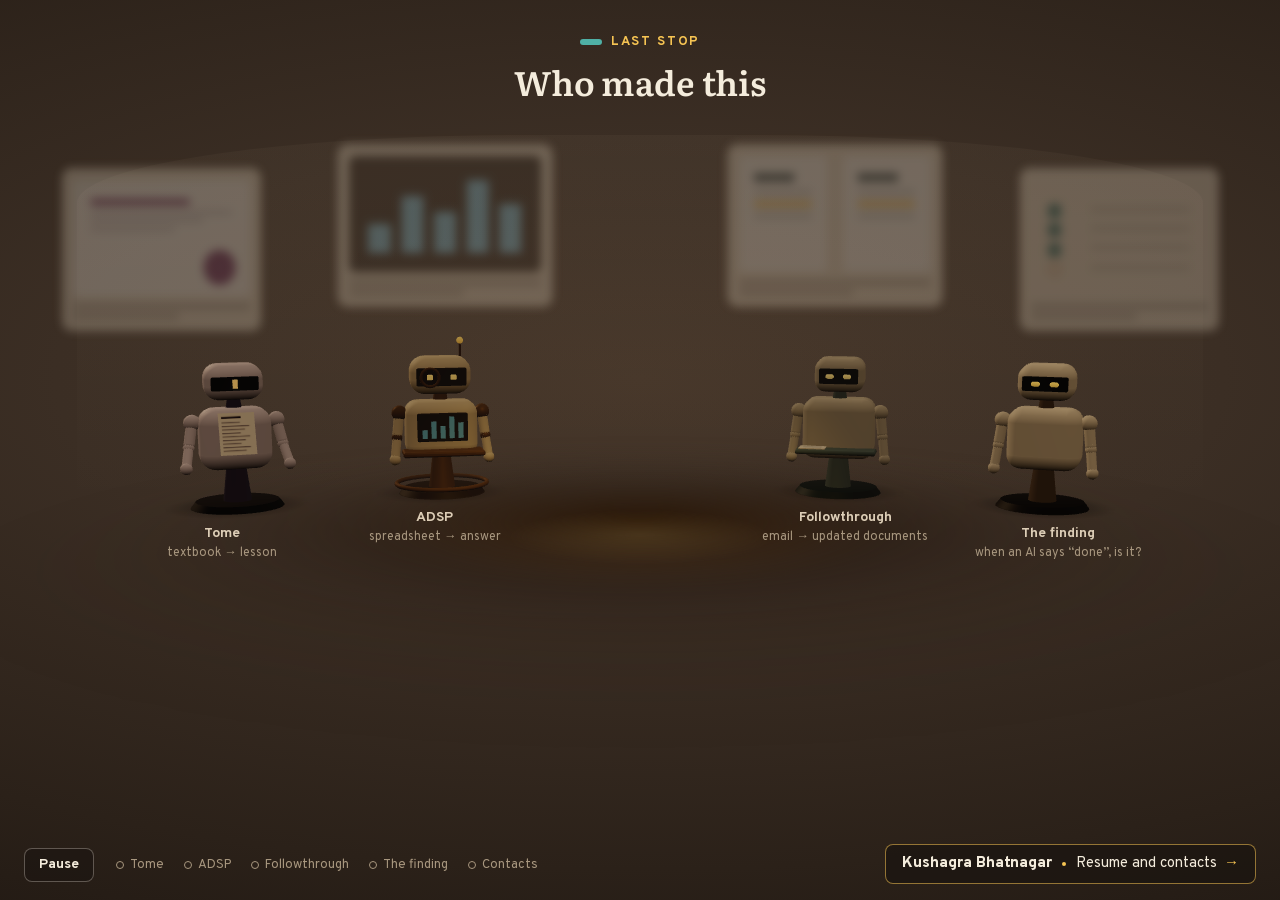
<file: research/who/index.html>
<!doctype html>
<html lang="en">
<head>
  <meta charset="utf-8">
  <meta name="viewport" content="width=device-width, initial-scale=1">
  <title>Who made this · Kushagra Bhatnagar</title>
  <link rel="stylesheet" href="styles.css?v=20261006-who-copy">
  <link rel="modulepreload" href="vendor/three.module.min.js">
</head>
<body>
  <main id="stage" class="stage">
    <div class="room" aria-hidden="true"></div>
    <div class="glow" aria-hidden="true"></div>
    <!-- Decorative: the four station cards on a shallow curve, blurred. Blur lives on this layer only. -->
    <div class="track" aria-hidden="true"><div class="track-blur" id="track"></div></div>
    <div class="cast" id="cast" role="img" aria-label="Four small robot figures, one for each stop on the ride: Tome, ADSP, Followthrough and The finding. Each steps into the light in turn and acts out its job, then they step aside for the name."></div>
    <div class="fallback" id="fallback" aria-hidden="true"></div>

    <header class="head">
      <p class="eyebrow"><span class="mark" aria-hidden="true"></span><span id="eyebrow"></span></p>
      <h1 id="title"></h1>
    </header>

    <!-- The card of whoever is in the light. It travels in from that station's blurred card on the track. -->
    <section class="turn" id="turn" aria-live="polite">
      <p class="turn-name" id="turn-name"></p>
      <p class="turn-what" id="turn-what"></p>
      <p class="turn-proof" id="turn-proof"></p>
    </section>

    <section class="you" id="you" aria-labelledby="name">
      <h2 class="name" id="name"></h2>
      <p class="line" id="line"></p>
      <p class="facts"><span id="now"></span> <span id="before"></span></p>
      <div class="exits" id="exits">
        <span class="group resume-group">
          <a class="btn btn-main" id="resume-pdf" target="_blank" rel="noopener"></a>
          <a class="btn btn-quiet" id="resume-page" target="_top"></a>
        </span>
        <span class="group email-group">
          <a class="btn" id="email-link"></a>
          <span class="address" id="address"></span>
          <button type="button" class="copy" id="copy"></button>
        </span>
        <span class="break" aria-hidden="true"></span>
        <a class="btn" id="linkedin" target="_blank" rel="noopener"></a>
        <a class="btn" id="github" target="_blank" rel="noopener"></a>
      </div>
      <p class="made" id="made"></p>
    </section>

    <nav class="labels" id="labels" aria-label="Go back to a station"></nav>

    <!-- From the first second: the name and a way straight to the contacts. -->
    <button type="button" class="skip" id="skip"><span class="skip-name" id="skip-name"></span><span class="sep" aria-hidden="true"></span><span id="skip-text"></span><span class="arrow" aria-hidden="true">→</span></button>

    <div class="controls" id="controls">
      <button type="button" class="play" id="play"></button>
      <ol class="dots" id="dots" aria-label="Steps"></ol>
      <button type="button" class="again" id="again"></button>
    </div>
  </main>
  <script type="module" src="app.js?v=20261006-who-copy"></script>
</body>
</html>
</file>
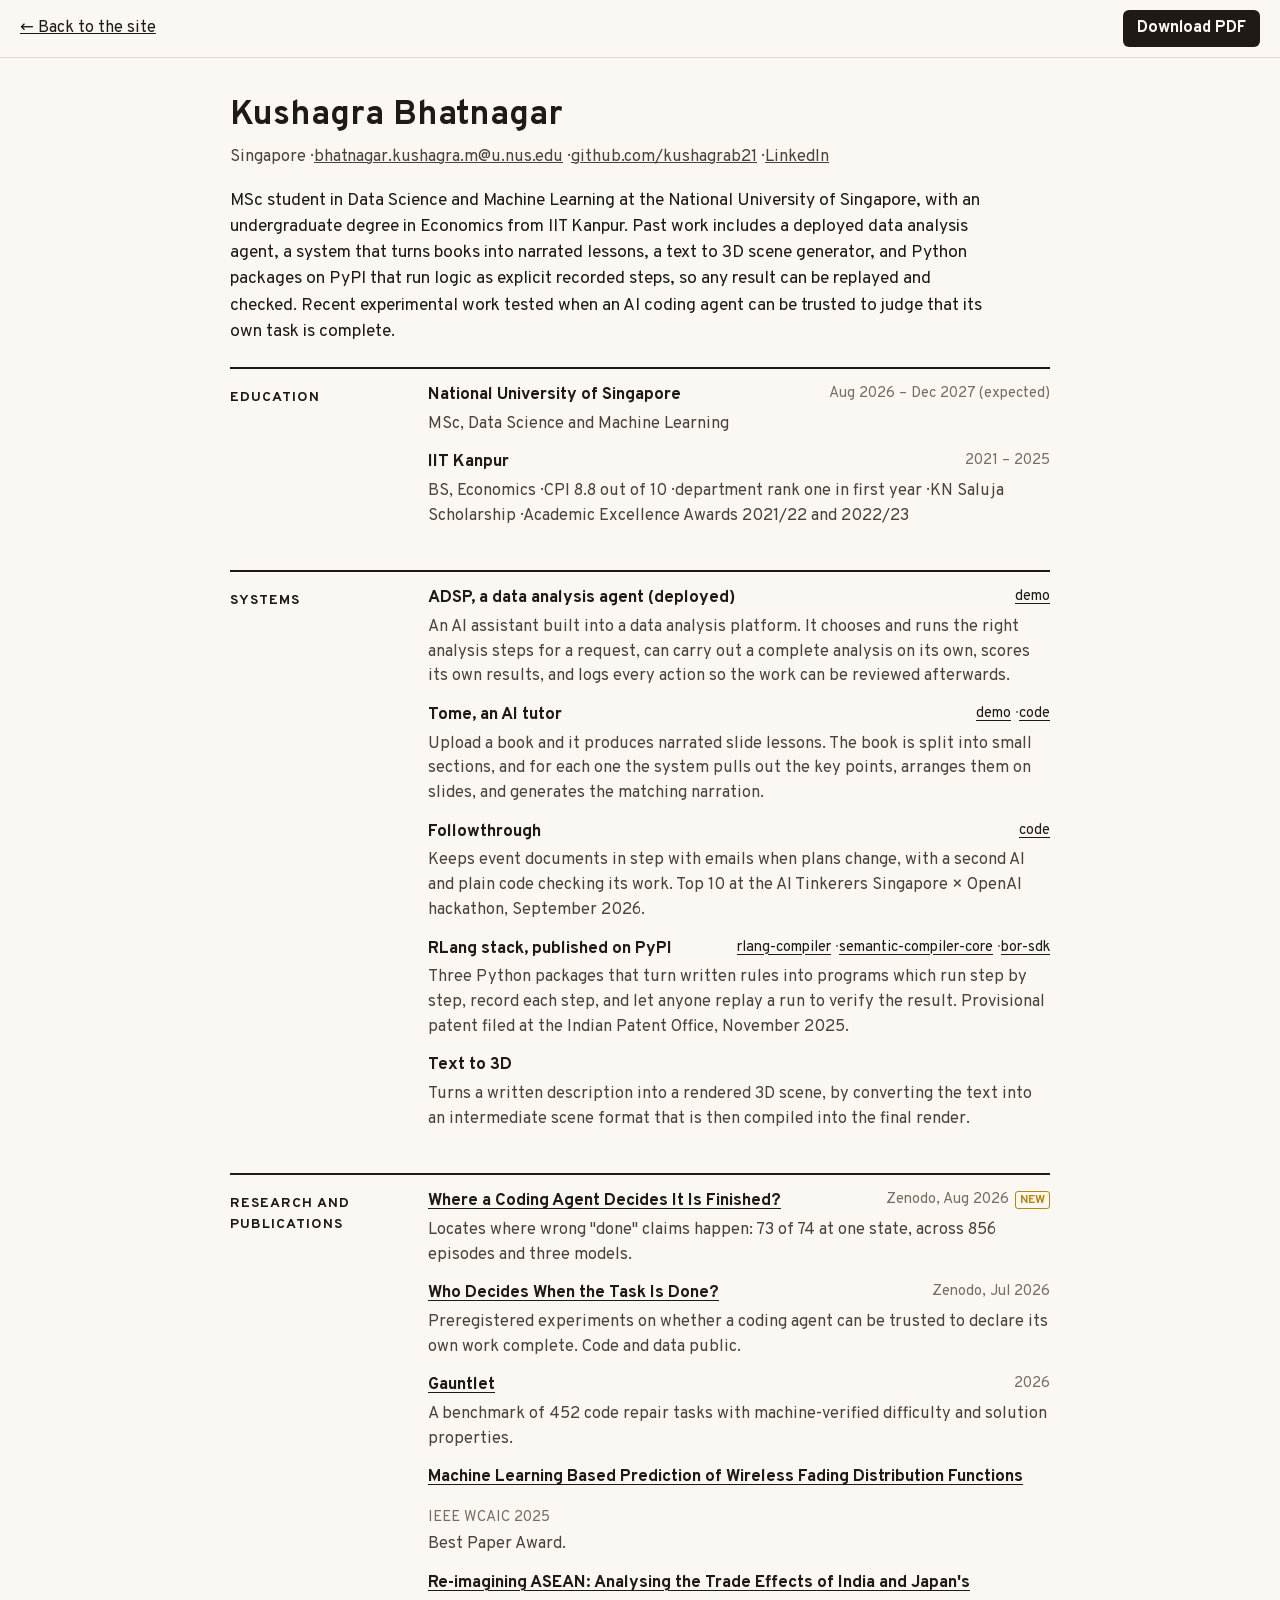
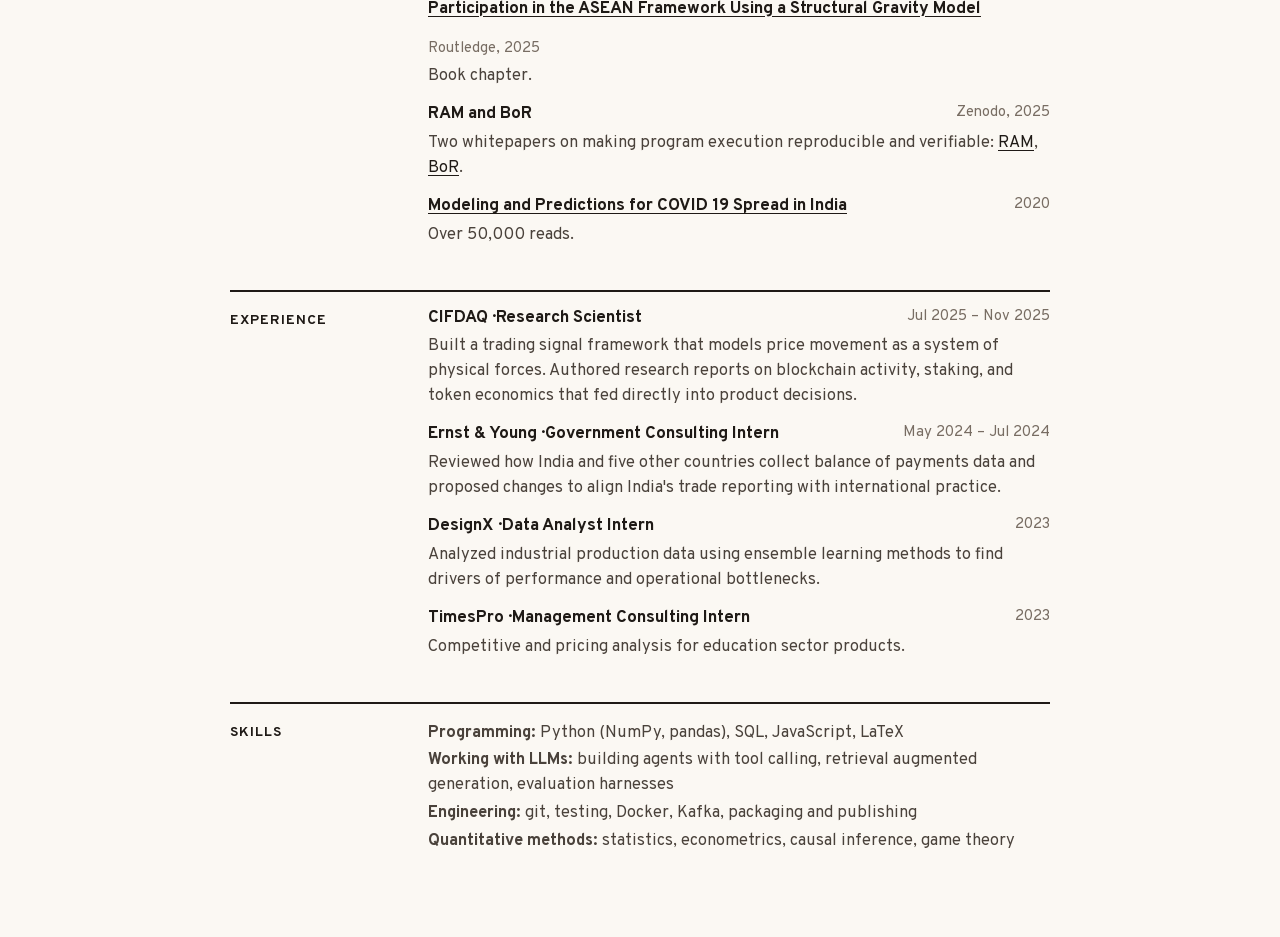
<file: site/resume.html>
<!doctype html>
<html lang="en">
<head>
  <meta charset="utf-8">
  <meta name="viewport" content="width=device-width, initial-scale=1">
  <title>Resume · Kushagra Bhatnagar</title>
  <style>
    @font-face { font-family: 'Overpass'; src: url(fonts/overpass-var.woff2) format('woff2'); font-weight: 100 900; }
            :root { --ink: #1f1a16; --ink-2: #4a423b; --dim: #786d63; --rule: #e2dbd2; --paper: #fbf8f3; --mark: #b8860b; }
    * { box-sizing: border-box; }
    body { margin: 0; background: var(--paper); color: var(--ink); font: 16.5px/1.5 'Overpass', system-ui, sans-serif; }
    .top { position: sticky; top: 0; display: flex; gap: 12px; align-items: center; padding: 10px 20px; background: rgba(251, 248, 243, .94); border-bottom: 1px solid var(--rule); }
    .top a { color: var(--ink); }
    .top .pdf { margin-left: auto; background: var(--ink); color: var(--paper); text-decoration: none; font-weight: 700; padding: 6px 14px; border-radius: 6px; }
    main { max-width: 860px; margin: 0 auto; padding: 32px 20px 64px; }
    h1 { font-size: 34px; margin: 0; }
    .contact { color: var(--ink-2); margin: 4px 0 18px; }
    .contact a { color: var(--ink-2); }
    .summary { font-size: 17.5px; max-width: 70ch; }
    section { display: grid; grid-template-columns: 170px 1fr; gap: 0 28px; border-top: 2px solid var(--ink); padding: 14px 0 6px; margin-top: 22px; }
    h2 { font-size: 14px; text-transform: uppercase; letter-spacing: .07em; margin: 4px 0; }
    .item { padding: 0 0 14px; }
    .item h3 { font-size: 17px; margin: 0; display: flex; justify-content: space-between; gap: 16px; flex-wrap: wrap; }
    .item h3 span { font-weight: 400; color: var(--dim); font-size: 15px; }
    .item p { margin: 3px 0 0; color: var(--ink-2); }
    .item a { color: var(--ink); text-underline-offset: 3px; }
    .new { font-size: 12px; font-weight: 700; color: var(--mark); border: 1px solid var(--mark); border-radius: 3px; padding: 0 4px; margin-left: 6px; }
    :target { background: #f6ecd0; outline: 6px solid #f6ecd0; }
    @media (max-width: 640px) { section { grid-template-columns: 1fr; } h1 { font-size: 28px; } }
  </style>
</head>
<body>
  <div class="top"><a href="index.html#who">← Back to the site</a><a class="pdf" href="resume.pdf" download>Download PDF</a></div>
  <main>
    <h1>Kushagra Bhatnagar</h1>
    <p class="contact">Singapore · <a href="mailto:bhatnagar.kushagra.m@u.nus.edu">bhatnagar.kushagra.m@u.nus.edu</a> · <a href="https://github.com/kushagrab21">github.com/kushagrab21</a> · <a href="https://www.linkedin.com/in/kushagra-bhatnagar-6624b410b">LinkedIn</a></p>
    <p class="summary">MSc student in Data Science and Machine Learning at the National University of Singapore, with an undergraduate degree in Economics from IIT Kanpur. Past work includes a deployed data analysis agent, a system that turns books into narrated lessons, a text to 3D scene generator, and Python packages on PyPI that run logic as explicit recorded steps, so any result can be replayed and checked. Recent experimental work tested when an AI coding agent can be trusted to judge that its own task is complete.</p>

    <section>
      <h2>Education</h2>
      <div>
        <div class="item"><h3>National University of Singapore <span>Aug 2026 – Dec 2027 (expected)</span></h3><p>MSc, Data Science and Machine Learning</p></div>
        <div class="item"><h3>IIT Kanpur <span>2021 – 2025</span></h3><p>BS, Economics · CPI 8.8 out of 10 · department rank one in first year · KN Saluja Scholarship · Academic Excellence Awards 2021/22 and 2022/23</p></div>
      </div>
    </section>

    <section>
      <h2>Systems</h2>
      <div>
        <div class="item" id="adsp"><h3>ADSP, a data analysis agent (deployed) <span><a href="https://www.youtube.com/watch?v=K23TB9MUVrQ">demo</a></span></h3><p>An AI assistant built into a data analysis platform. It chooses and runs the right analysis steps for a request, can carry out a complete analysis on its own, scores its own results, and logs every action so the work can be reviewed afterwards.</p></div>
        <div class="item"><h3>Tome, an AI tutor <span><a href="https://youtu.be/3Ndfqpeo_8o">demo</a> · <a href="https://github.com/kushagrab21/tome">code</a></span></h3><p>Upload a book and it produces narrated slide lessons. The book is split into small sections, and for each one the system pulls out the key points, arranges them on slides, and generates the matching narration.</p></div>
        <div class="item"><h3>Followthrough <span><a href="https://github.com/kushagrab21/followthrough">code</a></span></h3><p>Keeps event documents in step with emails when plans change, with a second AI and plain code checking its work. Top 10 at the AI Tinkerers Singapore × OpenAI hackathon, September 2026.</p></div>
        <div class="item"><h3>RLang stack, published on PyPI <span><a href="https://pypi.org/project/rlang-compiler/">rlang-compiler</a> · <a href="https://pypi.org/project/semantic-compiler-core/">semantic-compiler-core</a> · <a href="https://pypi.org/project/bor-sdk/">bor-sdk</a></span></h3><p>Three Python packages that turn written rules into programs which run step by step, record each step, and let anyone replay a run to verify the result. Provisional patent filed at the Indian Patent Office, November 2025.</p></div>
        <div class="item"><h3>Text to 3D</h3><p>Turns a written description into a rendered 3D scene, by converting the text into an intermediate scene format that is then compiled into the final render.</p></div>
      </div>
    </section>

    <section>
      <h2>Research and publications</h2>
      <div>
        <div class="item"><h3><a href="https://doi.org/10.5281/zenodo.21917996">Where a Coding Agent Decides It Is Finished?</a> <span>Zenodo, Aug 2026<b class="new">NEW</b></span></h3><p>Locates where wrong "done" claims happen: 73 of 74 at one state, across 856 episodes and three models.</p></div>
        <div class="item"><h3><a href="https://doi.org/10.5281/zenodo.21698264">Who Decides When the Task Is Done?</a> <span>Zenodo, Jul 2026</span></h3><p>Preregistered experiments on whether a coding agent can be trusted to declare its own work complete. Code and data public.</p></div>
        <div class="item"><h3><a href="https://github.com/kushagrab21/gauntlet">Gauntlet</a> <span>2026</span></h3><p>A benchmark of 452 code repair tasks with machine-verified difficulty and solution properties.</p></div>
        <div class="item"><h3><a href="https://ieeexplore.ieee.org/document/11211944">Machine Learning Based Prediction of Wireless Fading Distribution Functions</a> <span>IEEE WCAIC 2025</span></h3><p>Best Paper Award.</p></div>
        <div class="item"><h3><a href="https://doi.org/10.4324/9781003628828-14">Re-imagining ASEAN: Analysing the Trade Effects of India and Japan's Participation in the ASEAN Framework Using a Structural Gravity Model</a> <span>Routledge, 2025</span></h3><p>Book chapter.</p></div>
        <div class="item"><h3>RAM and BoR <span>Zenodo, 2025</span></h3><p>Two whitepapers on making program execution reproducible and verifiable: <a href="https://doi.org/10.5281/zenodo.17308295">RAM</a>, <a href="https://doi.org/10.5281/zenodo.17525451">BoR</a>.</p></div>
        <div class="item"><h3><a href="https://www.researchgate.net/publication/340362418_Modeling_and_Predictions_for_COVID_19_Spread_in_India">Modeling and Predictions for COVID 19 Spread in India</a> <span>2020</span></h3><p>Over 50,000 reads.</p></div>
      </div>
    </section>

    <section>
      <h2>Experience</h2>
      <div>
        <div class="item"><h3>CIFDAQ · Research Scientist <span>Jul 2025 – Nov 2025</span></h3><p>Built a trading signal framework that models price movement as a system of physical forces. Authored research reports on blockchain activity, staking, and token economics that fed directly into product decisions.</p></div>
        <div class="item"><h3>Ernst &amp; Young · Government Consulting Intern <span>May 2024 – Jul 2024</span></h3><p>Reviewed how India and five other countries collect balance of payments data and proposed changes to align India's trade reporting with international practice.</p></div>
        <div class="item"><h3>DesignX · Data Analyst Intern <span>2023</span></h3><p>Analyzed industrial production data using ensemble learning methods to find drivers of performance and operational bottlenecks.</p></div>
        <div class="item"><h3>TimesPro · Management Consulting Intern <span>2023</span></h3><p>Competitive and pricing analysis for education sector products.</p></div>
      </div>
    </section>

    <section>
      <h2>Skills</h2>
      <div>
        <div class="item"><p><b>Programming:</b> Python (NumPy, pandas), SQL, JavaScript, LaTeX</p><p><b>Working with LLMs:</b> building agents with tool calling, retrieval augmented generation, evaluation harnesses</p><p><b>Engineering:</b> git, testing, Docker, Kafka, packaging and publishing</p><p><b>Quantitative methods:</b> statistics, econometrics, causal inference, game theory</p></div>
      </div>
    </section>
  </main>
</body>
</html>
</file>
<file: adsp/stage9.css>
@import url('./stage8.css');

/* The analyst has open space above its desk; the two data wings keep their depth. */
.question-node{background:none;border:0;box-shadow:none!important;border-radius:0;padding:0!important;overflow:visible}
.question-node::after{display:none}
.analyst-stage{height:188px;width:100%;position:relative;isolation:isolate;cursor:grab;touch-action:pan-y;outline-offset:-8px;user-select:none}
.analyst-stage.turning{cursor:grabbing}
.analyst-stage canvas{position:relative;z-index:2;width:100%;height:100%;display:block;pointer-events:none}
.analyst-fallback{height:100%;width:100%;position:relative;z-index:1}
.has-analyst .analyst-fallback{display:none}
.analyst-backdrop{position:absolute;inset:0;pointer-events:none;z-index:-1;filter:blur(4px);opacity:.28}
.ghost-sheet{position:absolute;top:35%;width:26%;height:54%;border:1px solid #eac27c66;border-radius:13px;background:repeating-linear-gradient(0deg,transparent 0 9px,#edcf9860 10px 12px,transparent 13px 23px),linear-gradient(120deg,#c9af8130,#5b432120);box-shadow:0 0 18px #d4b47522}
.ghost-input{left:4%;transform:perspective(300px) rotateY(25deg) rotate(-8deg)}
.ghost-output{right:4%;transform:perspective(300px) rotateY(-25deg) rotate(8deg)}
.analyst-caption{display:grid;text-align:center;gap:4px;margin:-9px 0 10px;color:#fff0d6;position:relative}
.analyst-caption>span:first-child{font:400 18px var(--serif)}
#analyst-action{font-size:12px;color:#edc98c;min-height:16px}
.analyst-caption small{font-size:10px;color:#c6b49a}
.calculation-desk{padding:16px 21px 20px;border:1px solid #a7814e88;border-radius:22px 22px 48px 48px / 22px 22px 24px 24px;background:radial-gradient(ellipse at 45% 0,#8b613448,transparent 65%),linear-gradient(140deg,#563b29,#34271e);box-shadow:0 2px 0 #c99e6044,2px 4px 0 #271b15,0 13px 24px #1b110a55}
.question-node.is-current .calculation-desk{border-color:#dab671aa;box-shadow:inset 0 1px #f7d18d66,0 2px 0 #997744,0 13px 24px #1b110a55}
.question-node .paper-topline{margin:0 0 7px;padding-bottom:6px;font-size:11px}
.question-node .question-row h2{font-size:23px;line-height:1.15}
.question-node .question-filter{position:absolute;width:1px;height:1px;overflow:hidden;clip-path:inset(50%)}
.question-node .subject-switch{margin:8px 0 11px}
.question-node .threshold-heading strong{font-size:26px}
.question-node .threshold-heading label{font-size:13px}
.question-node #control-summary{font-size:12px;height:1.4em;min-height:1.4em}
.question-node .slider-group{margin-top:8px}
.question-node .calculation{margin-top:8px;padding-top:9px}
.question-node .calculation-heading{display:none}
.question-node .arithmetic{font-size:26px;margin-top:0}
.question-node .missing-note{margin-top:8px;font-size:11px}
.question-node .paper-link{font-size:12px;margin-top:9px}
.question-node #calc-empty{bottom:29px}
@media(min-width:821px){
  .question-node{width:31%;bottom:-5px;transform:translateX(-50%) translateZ(-440px)}
  .scene-orbit{min-height:614px;padding-top:60px}
  .reading-guide{display:none}
  .flow-dock{margin-top:-8px}
  .scene.is-flat .question-node{transform:none;width:auto}
  .scene.is-flat .scene-orbit{align-items:end;min-height:660px;padding-top:20px}
  .scene.is-flat .analyst-stage{height:174px}
}
@media(min-width:821px) and (max-height:800px){
  .scene-orbit{min-height:455px;padding-top:0;padding-bottom:6px}
  .analyst-stage{height:145px}
  .analyst-caption{margin:-5px 0 8px;gap:3px}
  .analyst-caption>span:first-child{font-size:16px}
  .calculation-desk{padding:12px 19px 17px}
  .question-node .question-row h2{font-size:22px}
  .question-node .subject-switch{margin:7px 0 9px}
  .question-node .threshold-heading strong{font-size:24px}
  .question-node .paper-link,.question-node .missing-note{font-size:11px}
  .question-node .arithmetic{font-size:25px}
}
@media(max-width:820px){
  .question-node{max-width:96%;transform:none;scroll-margin-top:10px}
  .analyst-stage{height:216px}
  .analyst-caption{margin:-6px 0 16px}
  .analyst-caption>span:first-child{font-size:21px}
  #analyst-action{font-size:13px}
  .analyst-caption small{font-size:11px}
  .calculation-desk{padding:22px 24px 26px}
  .question-node .question-row h2{font-size:27px}
  .question-node .threshold-heading strong{font-size:29px}
  .question-node #control-summary{font-size:13px}
  .question-node .calculation-heading{display:block;font-size:14px}
  .question-node .arithmetic{font-size:28px}
  .question-node .missing-note{font-size:12px}
  .question-node .paper-link{font-size:13px}
  .scene-orbit{gap:65px}
}
@media(prefers-reduced-motion:reduce){.analyst-stage{scroll-behavior:auto}}

/* the video link under the About text (6 Oct 2026); the code repository is private, so there is no code link */
.about .product-story .about-links{margin-top:16px;font-size:15px;font-weight:600}
.about .product-story .about-links a{color:inherit;text-decoration:none;border-bottom:1.5px solid currentColor;padding-bottom:1px}

/* Phone repair (7 Oct 2026). In the single-column phone layout the tilted pages were cut off at the screen edge in Chrome
   (Safari already drew them flat), the playback pill covered a third of the first card, and the About glow made a 320 px
   screen scroll sideways. Phones only; nothing above 820 px changes. */
@media(max-width:820px){
  html,body{overflow-x:clip}
  .scene.is-spatial .input-node,.scene.is-spatial .output-node{transform:none}
  .flow-dock{min-height:0;padding:5px 6px 5px 5px;bottom:10px;left:10px;right:10px;gap:6px;flex-wrap:nowrap}
  .flow-dock .playback{gap:9px;min-width:0;flex:1 1 auto}
  .playback button{height:34px;min-width:62px;flex:none}
  .playback-message{min-width:0;max-width:none;overflow:hidden}
  #demo-status,#pause-prompt{display:block;white-space:nowrap;overflow:hidden;text-overflow:ellipsis}
  .flow-dock .scene-controls{flex:none}
  .about::before{left:-20px;width:calc(100% + 40px);max-width:100vw}
}
@media(max-width:820px){#point-card{scroll-margin:70px 0 72px}}
</file>
<file: followthrough/styles.css>
/* Followthrough, checkpoint 5. A dark petrol room (never black), ivory records, one warm light on the
   step being shown. Decorative depth is blurred on its own layer; text, flaps and navigation stay sharp. */
@font-face { font-family: 'Figtree'; src: url('fonts/figtree-latin-400-normal.woff2') format('woff2'); font-weight: 400; font-display: swap; }
@font-face { font-family: 'Figtree'; src: url('fonts/figtree-latin-600-normal.woff2') format('woff2'); font-weight: 600; font-display: swap; }
@font-face { font-family: 'Literata'; src: url('fonts/literata-latin-400-normal.woff2') format('woff2'); font-weight: 400; font-display: swap; }
@font-face { font-family: 'Literata'; src: url('fonts/literata-latin-600-normal.woff2') format('woff2'); font-weight: 600; font-display: swap; }
@font-face { font-family: 'Literata'; src: url('fonts/literata-latin-400-italic.woff2') format('woff2'); font-weight: 400; font-style: italic; font-display: swap; }

:root {
  --room: #19373b; --room-lift: #244a4d; --floor: #152d31;
  --paper: #f3eddf; --paper-edge: #d9d0ba; --paper-shade: #e8e0cc;
  --ink: #253538; --ink-2: #4b5f61;
  --on-room: #ede9de; --on-room-2: #b9c7c3; --on-room-3: #8fa6a3;
  --light: #e8c56d; --light-soft: rgba(232, 197, 109, 0.34); --light-wash: rgba(232, 197, 109, 0.26);
  --mint: #8fc7a8; --mint-ink: #2d6b4c; --clay: #d4977a; --clay-ink: #8f4a2c;
  --ui: 'Figtree', ui-sans-serif, 'Segoe UI', sans-serif;
  --doc: 'Literata', Georgia, 'Times New Roman', serif;
  --flap: clamp(330px, 29vw, 520px); --closed: 60px;
  --room-shift: 0px;
}
* { box-sizing: border-box; }
html { background: var(--room); }
body { margin: 0; color: var(--on-room); font: 400 16px/1.5 var(--ui); background: var(--room); -webkit-font-smoothing: antialiased; }
button { font: inherit; color: inherit; }
.skip-link { position: absolute; left: -999px; top: 8px; background: var(--paper); color: var(--ink); padding: 8px 12px; border-radius: 6px; z-index: 50; }
.skip-link:focus { left: 8px; }
:focus-visible { outline: 2px solid var(--light); outline-offset: 2px; }

/* ---------- the section fills one screen on laptops and up ---------- */
.ft {
  position: relative; isolation: isolate; overflow: hidden;
  height: 100vh; height: 100svh; min-height: 600px; max-height: 1000px;
  display: grid; grid-template-columns: minmax(0, 1fr); grid-template-rows: auto auto minmax(0, 1fr) auto;
  padding: 12px clamp(16px, 1.8vw, 28px) 10px; gap: 8px;
}

/* ---------- the room (decorative, blurred, behind everything) ---------- */
.room { position: absolute; inset: 0; z-index: -1; pointer-events: none; overflow: hidden; }
.wall { position: absolute; inset: 0; background:
  radial-gradient(120% 70% at 50% 0%, var(--room-lift) 0%, rgba(36, 74, 77, 0) 70%),
  linear-gradient(180deg, #1f4245 0%, var(--room) 46%, var(--room) 60%, var(--floor) 61%, #102528 100%); }
.shelves { position: absolute; inset: 0; transform: translate3d(var(--room-shift), 0, 0); transition: transform 1.2s ease; }
.shelf, .recess { position: absolute; display: block; border-radius: 14px; }
.shelf { height: 26px; background: linear-gradient(180deg, #3a6164 0%, #284b4e 40%, #1c3c3f 100%); filter: blur(14px); opacity: 0.85; }
.s1 { left: -4%; width: 46%; top: 16%; } .s2 { right: -6%; width: 52%; top: 24%; } .s3 { left: 22%; width: 60%; top: 56%; height: 34px; opacity: 0.5; }
.recess { background: #12292c; filter: blur(22px); opacity: 0.7; }
.r1 { left: 6%; top: 30%; width: 18%; height: 24%; } .r2 { right: 8%; top: 34%; width: 16%; height: 20%; }
.floor { position: absolute; left: 0; right: 0; bottom: 0; height: 40%; background:
  radial-gradient(60% 90% at calc(50% + var(--room-shift) * -2) 0%, rgba(232, 197, 109, 0.10), rgba(232, 197, 109, 0) 70%),
  linear-gradient(180deg, rgba(21, 45, 49, 0) 0%, rgba(12, 30, 33, 0.7) 100%); transition: background-position 1.2s; }
.pool { position: absolute; left: 50%; top: 58%; width: 62vw; height: 56vh; transform: translate(-50%, -50%); border-radius: 50%;
  background: radial-gradient(closest-side, var(--light-wash), rgba(232, 197, 109, 0.08) 55%, rgba(232, 197, 109, 0) 100%); filter: blur(10px); transition: transform 1s ease; }
.ft[data-actor="code"] .pool { transform: translate(-50%, -46%) scale(0.92); }
.ft[data-actor="reviewer"] .pool { transform: translate(-48%, -50%); }
/* Every step's paper, blurred past reading, drifting on one shallow curve: the rest of the job, out of focus. */
.conveyor { position: absolute; left: 0; right: 0; top: 30%; height: 40%; }
.ghost { position: absolute; left: -131px; top: -16px; width: 262px; height: 176px; background: center / 100% 100% no-repeat; will-change: transform, opacity; }
.conveyor .card-leaving { position: absolute; margin: 0; pointer-events: none; }

/* ---------- header band ---------- */
.band { display: flex; justify-content: space-between; align-items: flex-end; gap: 24px; min-width: 0; }
.band h1 { margin: 0; font: 600 clamp(24px, 2vw, 30px)/1.1 var(--ui); letter-spacing: -0.01em; color: var(--on-room); }
.lead { margin: 4px 0 0; max-width: 78ch; font-size: 14.5px; line-height: 1.4; color: var(--on-room-2); }
.band-nav { display: flex; gap: 18px; align-items: baseline; flex-shrink: 0; font-size: 13.5px; }
.recorded { color: var(--on-room-3); }
.band-nav a { color: var(--on-room); font-weight: 600; text-decoration: none; border-bottom: 1px solid rgba(237, 233, 222, 0.4); }

/* ---------- the job map ---------- */
.jobmap { position: relative; display: flex; justify-content: space-between; gap: 12px; padding: 2px 4px 14px; min-width: 0; }
.map-curve { position: absolute; left: 2%; right: 2%; top: 26px; width: 96%; height: 22px; overflow: visible; pointer-events: none; }
.map-curve path { fill: none; stroke: rgba(185, 199, 195, 0.28); stroke-width: 1.2; vector-effect: non-scaling-stroke; stroke-dasharray: 3 5; }
.area { position: relative; flex: 0 0 auto; padding: 0 2px; transition: opacity 0.6s; }
/* 1. tight: smaller chips. 2. tighter: areas not on stage show their steps as dots (still buttons, named on hover
   and for screen readers). 3. tightest: the document names go too. */
.jobmap.tight { gap: 8px; } .jobmap.tight .pairgroup { margin-right: 3px; padding-left: 5px; } .jobmap.tight .pairname { font-size: 11.5px; margin-right: 2px; }
.jobmap.tight .step { padding: 3px 5px; font-size: 12px; } .jobmap.tight .status { font-size: 12px; padding: 1px 6px; }
.jobmap.tightest .pairname { display: none; }
.jobmap.tighter .area:not(.is-shown) .step { width: 11px; height: 11px; padding: 0; border-radius: 50%; font-size: 0; }
.jobmap.tighter .area:not(.is-shown) .sep { display: none; }
.jobmap.tighter .area:not(.is-shown) .pairgroup { padding: 3px 4px; }
.area[data-area="review"] { transform: translateY(6px); }
.area-head { margin: 0 0 3px; display: flex; gap: 10px; align-items: baseline; flex-wrap: wrap; font-size: 13px; }
.area-name { font-weight: 600; color: var(--on-room-2); }
.area.is-shown .area-name { color: var(--on-room); }
.status { font-size: 12.5px; padding: 1px 8px; border-radius: 999px; border: 1px solid; white-space: nowrap; }
.status-open { color: #f0c3ab; border-color: rgba(212, 151, 122, 0.55); background: rgba(212, 151, 122, 0.12); }
.status-draft { color: var(--on-room-2); border-color: rgba(185, 199, 195, 0.45); border-style: dashed; }
.area-steps { display: flex; align-items: center; gap: 4px; flex-wrap: nowrap; }
.area-steps .status { margin-left: 4px; }
.gloss { color: var(--ink); font-size: 13.5px; padding: 6px 8px; background: rgba(255, 255, 255, 0.45); border-radius: 4px; }
.pairgroup { display: inline-flex; align-items: center; gap: 2px; margin-right: 6px; padding: 2px 3px 2px 7px; border-radius: 8px; background: rgba(237, 233, 222, 0.05); }
.pairname { font-size: 12.5px; color: var(--on-room-3); margin-right: 4px; white-space: nowrap; }
.sep { color: var(--on-room-3); font-style: normal; font-size: 12px; }
.step { position: relative; border: 1px solid rgba(185, 199, 195, 0.3); background: rgba(16, 38, 41, 0.6); color: var(--on-room-2);
  border-radius: 7px; padding: 3px 7px; font-size: 12.5px; line-height: 1.35; cursor: pointer; white-space: nowrap; transition: background 0.2s, color 0.2s, border-color 0.2s, box-shadow 0.3s; }
.step:hover { color: var(--on-room); border-color: rgba(237, 233, 222, 0.6); }
.step.is-shown { color: #1e2a20; background: var(--light); border-color: var(--light); box-shadow: 0 0 18px rgba(232, 197, 109, 0.45); }
.step.is-reading { outline: 2px solid var(--light); outline-offset: 2px; }
.replay-marker { position: absolute; left: 0; top: 0; translate: -50% 0; font-size: 10.5px; line-height: 1; color: var(--on-room-3); pointer-events: none; transition: transform 0.6s ease; white-space: nowrap; }
.replay-marker::before { content: ''; display: block; width: 5px; height: 5px; margin: 0 auto 2px; border-radius: 50%; background: var(--on-room-2); }
.ft:not(.is-reading) .replay-marker { opacity: 0; }

/* ---------- the step: input flap | actor and account | output flap ---------- */
.inspect { position: relative; min-height: 0; display: grid; gap: 0;
  grid-template-columns: var(--flap-in, var(--flap)) 30px minmax(220px, 1fr) 30px var(--flap-out, var(--flap)); grid-template-rows: minmax(0, 1fr);
  transition: grid-template-columns 0.55s cubic-bezier(.4, .1, .3, 1); outline: none; }
.inspect.in-closed { --flap-in: var(--closed); }
.inspect.out-closed { --flap-out: var(--closed); }
.flap-in { grid-column: 1; } .flap-out { grid-column: 5; }
.stage { grid-column: 3; }
.vlink { display: none; }

.flap { position: relative; min-width: 0; min-height: 0; cursor: pointer; transform: translate3d(var(--dx, 0), var(--dy, 0), 0); will-change: transform; }
.flap-face { position: absolute; inset: 0; display: flex; flex-direction: column; min-height: 0; border-radius: 10px; overflow: hidden;
  background: linear-gradient(180deg, #f7f2e6 0%, var(--paper) 30%, #efe8d8 100%); color: var(--ink);
  box-shadow: 0 1px 0 rgba(255, 255, 255, 0.5) inset, 0 18px 40px rgba(4, 16, 18, 0.55), 0 3px 8px rgba(4, 16, 18, 0.35);
  transition: opacity 0.35s, transform 0.55s cubic-bezier(.4, .1, .3, 1); }
/* The hinge sits on the outer edge, the way a flap folds back against a wall. */
.flap-in .flap-face { transform-origin: left center; border-left: 7px solid var(--paper-edge); }
.flap-out .flap-face { transform-origin: right center; border-right: 7px solid var(--paper-edge); }
.flap:not(.is-open) .flap-face { opacity: 0; pointer-events: none; }
.flap-in:not(.is-open) .flap-face { transform: perspective(900px) rotateY(80deg); }
.flap-out:not(.is-open) .flap-face { transform: perspective(900px) rotateY(-80deg); }
.ft[data-op] .flap.is-open .flap-face { box-shadow: 0 1px 0 rgba(255, 255, 255, 0.5) inset, 0 18px 40px rgba(4, 16, 18, 0.55), 0 0 0 1px rgba(232, 197, 109, 0.35), 0 0 46px rgba(232, 197, 109, 0.14); }
.flap-head { display: grid; grid-template-columns: auto 1fr; grid-template-rows: auto auto; column-gap: 10px; padding: 10px 14px 8px; border-bottom: 1px solid var(--paper-edge); background: rgba(217, 208, 186, 0.35); }
.flap-out .flap-head { grid-template-columns: 1fr auto; }
.flap-out .hinge { grid-column: 2; grid-row: 1 / span 2; }
.flap-out .flap-side, .flap-out .flap-title { grid-column: 1; text-align: right; }
.hinge { grid-row: 1 / span 2; align-self: center; height: 30px; padding: 0 9px 0 7px; gap: 5px; display: inline-flex; align-items: center; font: 600 12.5px var(--ui); color: var(--ink-2); border-radius: 8px; border: 1px solid rgba(37, 53, 56, 0.25); background: rgba(255, 255, 255, 0.5); cursor: pointer; }
.hinge i { width: 9px; height: 9px; border-left: 2px solid var(--ink-2); border-bottom: 2px solid var(--ink-2); transform: rotate(45deg); margin-left: 3px; }
.flap-out .hinge i { transform: rotate(-135deg); margin: 0 3px 0 0; }
.flap-out .hinge { flex-direction: row-reverse; padding: 0 7px 0 9px; }
.flap-side { margin: 0; font: 600 13px/1.2 var(--ui); color: var(--ink-2); letter-spacing: 0.02em; }
.flap-title { margin: 1px 0 0; font: 600 16px/1.25 var(--ui); color: var(--ink); }
.tabs { -webkit-mask-image: linear-gradient(90deg, #000 85%, transparent); mask-image: linear-gradient(90deg, #000 85%, transparent); display: flex; gap: 2px; padding: 6px 10px 0; flex-wrap: nowrap; overflow-x: auto; scrollbar-width: none; border-bottom: 1px solid var(--paper-edge); }
.tab { flex-shrink: 0; white-space: nowrap; border: 1px solid transparent; border-bottom: 0; background: transparent; padding: 4px 9px 5px; border-radius: 7px 7px 0 0; font-size: 13px; color: var(--ink-2); cursor: pointer; }
.tab[aria-selected="true"] { background: #fbf8f0; border-color: var(--paper-edge); color: var(--ink); font-weight: 600; margin-bottom: -1px; }
.flap-body { flex: 1; min-height: 0; overflow: auto; padding: 14px 18px 22px; cursor: auto; overscroll-behavior: contain; scrollbar-width: thin; scrollbar-color: var(--paper-edge) transparent; }
.flap-spine { position: absolute; inset: 0; display: flex; flex-direction: column; align-items: center; gap: 12px; padding: 14px 0; border-radius: 10px;
  background: linear-gradient(90deg, var(--paper-edge), var(--paper-shade)); color: var(--ink); opacity: 0; pointer-events: none; transition: opacity 0.35s 0.15s;
  box-shadow: 0 14px 30px rgba(4, 16, 18, 0.5); }
.flap:not(.is-open) .flap-spine { opacity: 1; pointer-events: auto; }
.spine-side, .spine-title, .spine-open { writing-mode: vertical-rl; text-orientation: sideways; transform: rotate(180deg); }
.spine-side { font: 600 14px var(--ui); } .spine-title { font-size: 13px; color: var(--ink-2); max-height: 50%; overflow: hidden; }
.spine-open { margin-top: auto; font-size: 12.5px; font-weight: 600; padding: 8px 4px; border-radius: 6px; background: rgba(255, 255, 255, 0.55); }

/* ---------- records, set as they were stored ---------- */
.rec { font: 400 15.5px/1.5 var(--doc); color: var(--ink); }
.hl { background: var(--light-soft); box-shadow: -4px 0 0 var(--light-soft), 4px 0 0 var(--light-soft); border-radius: 2px; }
mark.hl { color: inherit; padding: 0 1px; }
.mail-head { display: grid; grid-template-columns: auto 1fr; gap: 1px 12px; margin: 0 0 12px; padding-bottom: 10px; border-bottom: 1px solid var(--paper-edge); font: 400 13.5px/1.4 var(--ui); }
.mail-head dt { color: var(--ink-2); } .mail-head dd { margin: 0; overflow-wrap: anywhere; }
.mail-body { white-space: pre-wrap; }
.page .ln { margin: 0 0 6px; }
.page .st-heading_1 { font: 600 20px/1.25 var(--doc); margin-bottom: 8px; }
.page .st-heading_2 { font: 600 16px/1.3 var(--doc); margin-top: 12px; }
.page { counter-reset: item; }
.page .is-item { counter-increment: item; padding-left: 1.6em; text-indent: -1.6em; }
.page .is-item::before { content: counter(item) '.'; display: inline-block; width: 1.6em; text-indent: 0; }
.page .ln.hl { padding: 1px 4px; margin-left: -4px; }
.page .ln.is-target { background: rgba(212, 151, 122, 0.18); box-shadow: inset 3px 0 0 var(--clay); }
.was-note { margin: -3px 0 8px; font: 400 12.5px/1.35 var(--ui); color: var(--ink-2); padding-left: 10px; border-left: 2px solid var(--paper-edge); }
.was-note span { font-weight: 600; margin-right: 4px; }
.page .is-flat { font: 400 15.5px/1.5 var(--doc); }
.page .bad { background: rgba(212, 151, 122, 0.35); }
.rec-plain .sub, .res-title { margin: 0 0 6px; font: 600 13.5px/1.35 var(--ui); color: var(--ink-2); }
.rec-plain .sub:not(:first-child) { margin-top: 14px; }
.claim { margin: 0 0 12px; padding: 8px 12px; border-left: 3px solid var(--ink-2); font-style: italic; }
.quotes, .asked, .res-rows, .diffs, .findings { list-style: none; margin: 0; padding: 0; }
.quotes li, .asked li { margin: 0 0 8px; padding: 2px 4px; }
.qsrc { display: block; font: 400 12.5px/1.35 var(--ui); color: var(--ink-2); margin-top: 1px; }
q { quotes: '“' '”'; }
.res-rows li { display: flex; gap: 8px; align-items: baseline; margin-bottom: 6px; font: 400 15px/1.45 var(--ui); padding: 2px 4px; }
.tick { font: 600 14px var(--ui); flex-shrink: 0; width: 1.2em; display: inline-block; }
.tick.pass { color: var(--mint-ink); } .tick.fail { color: var(--clay-ink); }
.quotes .tick { float: left; margin-right: 4px; }
.diffs { margin-top: 12px; border-top: 1px solid var(--paper-edge); padding-top: 10px; }
.diffs li { display: grid; grid-template-columns: 4.2em 1fr; column-gap: 8px; margin-bottom: 8px; font-size: 14.5px; }
.dl { grid-row: 1 / span 3; font: 600 12.5px/1.6 var(--ui); color: var(--ink-2); }
.dbefore { color: var(--ink-2); } .darrow { color: var(--ink-2); font-size: 12px; line-height: 1; } .dafter { font-weight: 600; }
.limit, .note { margin: 12px 0 0; font: 400 13px/1.45 var(--ui); color: var(--ink-2); }
.decision { margin: 0 0 10px; display: flex; justify-content: space-between; gap: 10px; align-items: baseline; font: 600 15px var(--ui); }
.decision time { font-weight: 400; font-size: 12.5px; color: var(--ink-2); }
.decision.is-return { color: var(--clay-ink); } .decision.is-accept { color: var(--mint-ink); }
.ruling-text { margin: 0; }
.findings > li { margin: 0 0 12px; padding: 6px 8px; border-radius: 4px; border: 1px solid var(--paper-edge); background: rgba(255, 255, 255, 0.35); }
.findings > li.hl { box-shadow: none; }
.f-claim { margin: 0; } .f-type { margin: 2px 0 6px; font: 600 12px var(--ui); color: var(--ink-2); }
.open-item { margin: 0; padding: 6px 8px; }
.draft-badge { display: inline-block; margin: 0 0 10px; padding: 2px 10px; border: 1.5px dashed var(--clay-ink); color: var(--clay-ink); border-radius: 999px; font: 600 13px var(--ui); }
.try, .back, .ex-controls button { margin-top: 14px; border: 1px solid var(--ink-2); background: #fffdf7; color: var(--ink); padding: 7px 12px; border-radius: 8px; font: 600 14px var(--ui); cursor: pointer; }
.try { background: var(--ink); color: var(--paper); border-color: var(--ink); }
.yours-label { margin: 0 0 10px; padding: 6px 10px; border-radius: 6px; background: #e3ecea; font: 600 13.5px/1.35 var(--ui); color: #22474a; }
.rec-yours .page { padding: 10px 12px; border: 1px dashed var(--ink-2); border-radius: 6px; background: #fffdf8; }
.ex-controls { display: flex; flex-wrap: wrap; gap: 6px; }
.ex-controls button { margin-top: 10px; font-weight: 400; font-size: 13.5px; }
.ex-controls button[aria-pressed="true"] { background: #f6e6dc; border-color: var(--clay-ink); }
.ex-result { margin: 12px 0 0; font: 400 14.5px/1.45 var(--ui); padding: 8px 10px; border-radius: 6px; }
.ex-result.pass { background: #e1efe6; color: #1f4f37; } .ex-result.fail { background: #f6e3da; color: #6f3317; }
.ms { color: var(--ink-2); font-size: 12px; }

/* ---------- the actor and the plain account of the step ---------- */
.stage { position: relative; min-width: 0; min-height: 0; display: flex; flex-direction: column; align-items: center; text-align: center; }
.actors { position: relative; width: 100%; flex: 1 1 auto; min-height: 150px; max-height: 300px; }
.actors canvas { position: absolute; inset: 0; width: 100%; height: 100%; display: block; }
.actors.is-drawn svg { position: absolute; inset: 0; width: 100%; height: 100%; }
.fb { display: none; fill: #3f7473; } .fb .visor { fill: #10262a; } .fb .tray { fill: #2b5153; } .fb .lens { fill: rgba(159, 200, 207, 0.4); stroke: #c9d6dc; stroke-width: 3; } .fb .sheet { fill: var(--paper); }
.ft[data-actor="worker"] .fb-worker, .ft[data-actor="reviewer"] .fb-reviewer, .ft[data-actor="code"] .fb-code { display: block; }
.actor-name { margin: 0 0 6px; max-width: 34ch; font-size: 13.5px; line-height: 1.35; color: var(--on-room-2); }
.actor-name b { color: var(--light); font-weight: 600; }
.step-card { position: relative; width: min(100%, 400px); margin: 0 auto; padding: 12px 16px 12px; border-radius: 10px; text-align: left; color: var(--ink);
  background: linear-gradient(180deg, #f7f2e6, var(--paper)); box-shadow: 0 0 0 1px rgba(232, 197, 109, 0.55), 0 0 40px rgba(232, 197, 109, 0.22), 0 16px 34px rgba(4, 16, 18, 0.55); }
.card-meta { margin: 0 0 4px; display: flex; flex-wrap: wrap; justify-content: space-between; gap: 2px 14px; font: 600 12.5px/1.3 var(--ui); color: var(--ink-2); }
.step-title { margin: 0 0 4px; font: 600 17px/1.3 var(--ui); color: var(--ink); }
.step-say { margin: 0; font: 400 15px/1.48 var(--ui); color: var(--ink); }
.phases { list-style: none; margin: 10px 0 0; padding: 8px 0 0; border-top: 1px solid var(--paper-edge); display: flex; gap: 6px; counter-reset: ph; }
.phases li { flex: 1; counter-increment: ph; font: 400 12.5px/1.3 var(--ui); color: var(--ink-2); padding-top: 7px; border-top: 3px solid var(--paper-edge); transition: border-color 0.4s, color 0.4s; }
.phases li::before { content: counter(ph) '  '; font-weight: 600; }
.phases li.is-done { border-top-color: #a9b9b5; color: var(--ink); }
.phases li.is-now { border-top-color: #c9a245; color: var(--ink); font-weight: 600; }

/* ---------- routes ---------- */
.routes { position: absolute; inset: 0; width: 100%; height: 100%; pointer-events: none; overflow: visible; }
.route { fill: none; stroke: rgba(237, 233, 222, 0.42); stroke-width: 1.6; transition: stroke 0.4s, opacity 0.4s; }
.route.is-live { stroke: var(--light); stroke-width: 2; }
.route.is-waiting { opacity: 0.35; stroke-dasharray: 4 5; }
.route-back { stroke: var(--clay); stroke-dasharray: 5 4; stroke-width: 1.8; }
#arrowhead path { fill: var(--light); } #arrowhead-back path { fill: var(--clay); }
.pulse { fill: #fff3cf; filter: drop-shadow(0 0 4px var(--light)); }
.pulse-back { fill: #ffd9c6; }
.route-label { fill: var(--on-room-2); font: 600 12.5px var(--ui); text-anchor: middle; paint-order: stroke; stroke: rgba(25, 55, 59, 0.85); stroke-width: 4px; }
.route-label-back { fill: #f0c3ab; }
.ft.is-writing .flap-out .flap-body { opacity: 0.5; transition: opacity 0.6s; }
.flap-out .flap-body { transition: opacity 0.6s; }

/* ---------- carried papers ---------- */
.tokens { position: absolute; inset: 0; pointer-events: none; overflow: visible; }
.token { position: absolute; left: 0; top: 0; padding: 5px 10px; border-radius: 5px; background: var(--paper); color: var(--ink); font: 600 12.5px var(--ui); white-space: nowrap;
  box-shadow: 0 8px 20px rgba(4, 16, 18, 0.5); border-left: 3px solid var(--paper-edge); }
.token.is-carried { border-left-color: var(--light); }

/* ---------- playback and ownership ---------- */
.playback { display: grid; grid-template-columns: auto minmax(0, 1fr) minmax(80px, 180px) auto; gap: 14px; align-items: center; min-height: 46px; }
.pause { display: inline-flex; gap: 8px; align-items: center; padding: 8px 14px; border-radius: 8px; border: 1px solid rgba(237, 233, 222, 0.35); background: rgba(16, 38, 41, 0.7); cursor: pointer; font-weight: 600; font-size: 14px; }
.pause-icon { width: 10px; height: 12px; border-left: 3px solid currentColor; border-right: 3px solid currentColor; }
.pause[aria-pressed="true"] .pause-icon { border: 0; width: 0; height: 0; border-left: 10px solid currentColor; border-top: 6px solid transparent; border-bottom: 6px solid transparent; }
.ownership { display: flex; gap: 12px; align-items: center; flex-wrap: wrap; min-width: 0; font-size: 14px; }
.own-line { margin: 0; color: var(--on-room); }
.ft.is-reading .own-line { color: var(--light); font-weight: 600; }
.follow { padding: 5px 12px; border-radius: 999px; border: 1px solid var(--light); background: transparent; color: var(--light); cursor: pointer; font-size: 13.5px; font-weight: 600; }
.replay-at { margin: 0; color: var(--on-room-3); font-size: 13px; }
.progress { height: 3px; border-radius: 3px; background: rgba(237, 233, 222, 0.15); overflow: hidden; }
.progress i { display: block; height: 100%; background: var(--on-room-2); transform-origin: left; }
.try-shortcut { padding: 7px 12px; border-radius: 8px; border: 1px solid rgba(237, 233, 222, 0.35); background: transparent; cursor: pointer; font-size: 14px; color: var(--on-room); }

.phone-status { display: none; }
.bridge { max-width: 880px; margin: 0 auto; padding: 40px 20px 80px; color: var(--on-room-2); font-size: 16px; }

/* ---------- small laptops ---------- */
@media (max-height: 700px) and (min-width: 761px) {
  .ft { padding-top: 8px; gap: 6px; }
  .lead { font-size: 13.5px; }
  .actors { min-height: 130px; }
  .step-say { font-size: 14.5px; line-height: 1.42; }
  .step-card { padding: 10px 14px; }
  .rec { font-size: 15px; }
}
@media (max-width: 1100px) and (min-width: 761px) { .band-nav .recorded { display: none; } }

/* ---------- phones: one screen. The actor and its card fill it; input and output fold to two labelled bars under
   the card, and tapping one opens that record over the stage (7 Oct 2026; was a long stacked page whose actor sat below the fold) ---------- */
@media (max-width: 760px) {
  .ft { height: auto; max-height: none; min-height: 100vh; min-height: 100svh; padding: 10px 16px 0; gap: 6px; grid-template-rows: auto auto 1fr auto; overflow: visible; }
  .band { display: grid; grid-template-columns: minmax(0, 1fr) auto; align-items: baseline; gap: 5px 12px; }
  .band-text { display: contents; }
  .lead, .phone-status { grid-column: 1 / -1; }
  .band h1 { font-size: 24px; grid-column: 1; grid-row: 1; }
  .lead { margin: 0; font-size: 13px; line-height: 1.36; }
  .band-nav { grid-column: 2; grid-row: 1; font-size: 13px; }
  .band-nav .recorded { display: none; }
  .band-nav a { white-space: nowrap; }
  .jobmap .status { display: none; }
  .jobmap { -webkit-mask-image: linear-gradient(90deg, #000 82%, transparent); mask-image: linear-gradient(90deg, #000 82%, transparent); }
  .phone-status { display: flex; flex-wrap: wrap; gap: 4px 6px; margin: 0; min-width: 0; }
  .phone-status .status { font-size: 11.5px; padding: 0 7px; }
  .jobmap { overflow-x: auto; justify-content: flex-start; gap: 18px; padding: 2px 16px 8px; scrollbar-width: none; margin: 0 -16px; }
  .jobmap::-webkit-scrollbar { display: none; }
  .map-curve { display: none; }
  .area { flex-shrink: 0; } .area[data-area="review"] { transform: none; }
  .area-head { display: none; }
  .inspect { display: grid; grid-template-columns: minmax(0, 1fr) minmax(0, 1fr); grid-template-rows: minmax(0, 1fr) auto; gap: 6px; min-height: 0; }
  .stage { grid-column: 1 / -1; grid-row: 1; }
  .flap-in { grid-column: 1; grid-row: 2; } .flap-out { grid-column: 2; grid-row: 2; }
  .vlink { display: none; }
  .flap { transform: none; }
  .flap-face { max-height: none; }
  .flap:not(.is-open) .flap-face { display: none; }
  .flap.is-open { position: absolute; inset: 0; z-index: 6; grid-column: 1 / -1; grid-row: 1 / -1; }
  .flap-spine { position: relative; display: grid; grid-template-columns: minmax(0, 1fr) auto; align-items: center; gap: 0 6px; padding: 6px 10px 7px 12px; writing-mode: horizontal-tb; }
  .flap-spine::after { content: '›'; grid-column: 2; grid-row: 1 / span 2; font: 600 20px/1 var(--ui); color: var(--ink-2); }
  .flap:not(.is-open) .flap-spine { display: grid; }
  .flap.is-open .flap-spine { display: none; }
  .spine-side, .spine-title, .spine-open { writing-mode: horizontal-tb; transform: none; }
  .spine-side { font-size: 12px; line-height: 1.25; color: var(--ink-2); }
  .spine-title { font: 600 13.5px/1.3 var(--ui); color: var(--ink); max-height: none; white-space: nowrap; overflow: hidden; text-overflow: ellipsis; }
  .spine-open { display: none; }
  .stage { padding-bottom: 0; }
  .actors { flex: 1 1 auto; height: auto; min-height: 62px; max-height: 200px; }
  .actor-name { margin-bottom: 5px; font-size: 12.5px; }
  .step-card { padding: 9px 13px; }
  .step-title { font-size: 16px; }
  .step-say { font-size: 14.5px; line-height: 1.42; text-wrap: pretty; }
  .phases { margin-top: 6px; padding-top: 5px; }
  .phases li { flex: 1 1 auto; font-size: 12px; padding-top: 5px; white-space: nowrap; }
  .playback { position: relative; z-index: 7; grid-template-columns: auto 1fr; gap: 12px; background: rgba(21, 45, 49, 0.94); margin: 0 -16px; padding: 7px 16px; min-height: 0; }
  .pause { padding: 7px 12px; }
  .ownership { font-size: 13.5px; gap: 4px 10px; flex-wrap: nowrap; }
  .own-line { flex: 1 1 auto; min-width: 0; white-space: nowrap; overflow: hidden; text-overflow: ellipsis; }
  .follow { flex: none; padding: 4px 10px; font-size: 13px; }
  .replay-at { display: none; }
  .progress, .try-shortcut { display: none; }
  .conveyor { display: none; }
  .shelf { filter: none; opacity: 0.35; } .recess { filter: none; opacity: 0.4; }
}
/* very short phone screens: the actor gives up height first */
@media (max-width: 760px) and (max-height: 560px) {
  .actors { min-height: 56px; }
}
@media (max-width: 340px) { .phases li { white-space: normal; } }
@media (prefers-reduced-motion: reduce) { .inspect, .flap-face, .shelves, .pool { transition: none; } }

/* the written section under the scene (6 Oct 2026) */
.bridge { padding-bottom: 24px; }
.ft-notes { max-width: 880px; margin: 0 auto; padding: 0 20px 72px; color: var(--on-room-2); font: 400 16.5px/1.6 var(--doc); }
.ft-notes p { margin: 0 0 12px; max-width: 66ch; }
.ft-notes .ft-notes-label { font: 600 13px/1.4 var(--ui); letter-spacing: .08em; text-transform: uppercase; color: var(--on-room-3); margin-bottom: 14px; }
.ft-notes .links { display: flex; flex-wrap: wrap; gap: 10px 24px; margin-top: 18px; font: 600 15px/1.4 var(--ui); }
.ft-notes a { color: var(--light); text-decoration: none; border-bottom: 1px solid var(--light-soft); }
.ft-notes a:hover, .ft-notes a:focus-visible { border-bottom-color: var(--light); }
</file>
<file: tome/styles.css>
/* Tome block, stage 4. Stage 2's curved track and the agent rail above it, re-lit in a dark
   indigo-damson room: one unseen overhead lamp lights the card in front of you, and that card
   plays the step as a moving picture. Small text above; arrows up to the worker and back down.
   Decisions: build/tome/checkpoints/stage_4/drill/ASSUMPTIONS.md. */

@font-face { font-family: "Literata"; src: url("fonts/Literata-sub.woff2") format("woff2"); font-weight: 350 650; font-display: swap; }
@font-face { font-family: "Source Sans 3"; src: url("fonts/SourceSans3VF-Upright.ttf.woff2") format("woff2"); font-weight: 200 900; font-display: swap; }
@font-face { font-family: "Source Code Pro"; src: url("fonts/SourceCodeVF-Upright.ttf.woff2") format("woff2"); font-weight: 200 900; font-display: swap; }

:root {
  --text: "Literata", Georgia, serif;
  --label: "Source Sans 3", "Helvetica Neue", Arial, sans-serif;
  --mono: "Source Code Pro", Menlo, monospace;
  --dusk: #1b1c36; --floor: #221827; --glow-cool: #26284d; --glow-warm: #381c37;
  --lamp: 255 200 112;
  --on-dark: #efedf3; --on-dark-2: #b9b4c6; --caption: #f3e3c4;
  --damson-on-dark: #dcaacd; --indigo-on-dark: #b4b8ee;
  --lit-paper: #fbf1de; --paper: #e9e4ea;
  --ink: #1b1722; --ink-2: #4a4453; --ink-3: #6a6474;
  --damson: #6c265c; --damson-2: #4f1a43; --damson-soft: #ecd9e6;
  --indigo: #3a3e78; --indigo-soft: #e1e2f3; --right: #1d6b4a;
}
* { box-sizing: border-box; }
body { margin: 0; background: var(--floor); color: var(--on-dark); font: 16px/1.5 var(--label); -webkit-font-smoothing: antialiased; }
button { font: inherit; }
[hidden] { display: none !important; }

/* ── The room ─────────────────────────────────────────── */
.tome {
  position: relative; isolation: isolate; overflow: hidden;
  height: 100vh; height: 100svh; min-height: 520px;
  display: grid; grid-template-rows: auto minmax(0, 1fr) auto;
  background:
    radial-gradient(60% 55% at 16% 10%, var(--glow-cool) 0%, transparent 72%),
    radial-gradient(55% 50% at 86% 88%, var(--glow-warm) 0%, transparent 72%),
    linear-gradient(180deg, var(--dusk) 0%, #1e1a31 58%, var(--floor) 100%);
}
.tome::before { /* the blur: my own pages, out of focus behind everything (no live blur) */
  content: ""; position: absolute; inset: -4%; z-index: -1; pointer-events: none;
  background: url("img/backdrop.jpg") center 30% / cover no-repeat; opacity: .15; mix-blend-mode: screen;
}
.tome-head { text-align: center; padding: clamp(10px, 2.4svh, 26px) 24px 0; }
.wordmark { margin: 0; font: 650 13px/1.2 var(--label); color: var(--damson-on-dark); letter-spacing: .02em; }
.tome-head h2 { margin: 2px 0 0; font: 500 clamp(19px, 2.9svh, 28px)/1.2 var(--text); color: var(--on-dark); }
.replay-note { margin: 3px 0 0; font: 400 12.5px/1.4 var(--label); color: var(--on-dark-2); }

.scene { position: relative; min-height: 0; }

/* the lamp: unseen, overhead and fixed; only its light is drawn */
.scene::before { /* the halo on the wall behind the lit card */
  content: ""; position: absolute; z-index: 0; left: 50%; top: calc(var(--card-top) - 6%); width: calc(var(--card-w) * 1.9); height: calc(var(--card-h) * 1.3);
  transform: translateX(-50%); pointer-events: none;
  background: radial-gradient(50% 50% at 50% 50%, rgb(63 56 63 / .95), rgb(63 56 63 / .35) 55%, transparent 75%);
  transition: opacity .6s;
}
.scene::after { /* the pool on the floor under it */
  content: ""; position: absolute; z-index: 0; left: 50%; top: calc(var(--card-top) + var(--card-h) * .78); width: calc(var(--card-w) * 2.1); height: calc(var(--card-h) * .62);
  transform: translateX(-50%); pointer-events: none;
  background: radial-gradient(50% 50% at 50% 45%, rgb(111 86 65 / .95), rgb(111 86 65 / .38) 50%, transparent 74%);
  transition: opacity .6s;
}
.scene.dim::before, .scene.dim::after { opacity: .45; }

/* ── The rail and its three workers ───────────────────── */
.rail-band { position: absolute; z-index: 3; left: 0; right: 0; top: 0; height: var(--band-h); }
.rail { position: absolute; left: 18%; right: 18%; top: 8px; height: 2px; background: #4a4560; }
.worker { position: absolute; top: 8px; display: flex; flex-direction: column; align-items: center; gap: 4px; transform: translateX(-50%); transition: opacity .4s; }
.worker .wname { font: 500 11.5px/1.2 var(--label); color: var(--on-dark-2); white-space: nowrap; }
.worker .wname b { color: var(--on-dark); font-weight: 650; }
.worker.on .wname { color: var(--caption); }
.gpt { left: 50%; }
.gpt .rod { width: 2px; height: calc(var(--band-h) * .12); background: #4a4560; }
.gpt .body {
  width: var(--gpt-w); height: var(--gpt-h); border-radius: 7px; display: grid; place-items: center;
  background: linear-gradient(180deg, #34304a, #2a2740); border: 1px solid #4a4560;
  box-shadow: inset 0 1px 0 rgb(var(--lamp) / .35), 0 10px 22px rgb(6 4 16 / .5);
}
.gpt .win { width: 74%; height: 46%; border-radius: 4px; background: #1a1726; display: flex; align-items: center; justify-content: center; gap: 4px; padding: 0 6px; overflow: hidden; transition: background-color .3s, box-shadow .3s; }
.gpt .win i { flex: 1; height: 3px; border-radius: 2px; background: #3a3550; transform-origin: left; }
.gpt.on .win { background: linear-gradient(180deg, rgb(var(--lamp) / .95), rgb(var(--lamp) / .7)); box-shadow: 0 0 18px rgb(var(--lamp) / .45); }
.gpt.on .win i { background: rgb(80 50 20 / .55); animation: think 1.1s ease-in-out infinite; }
.gpt.on .win i:nth-child(2) { animation-delay: .15s; } .gpt.on .win i:nth-child(3) { animation-delay: .3s; } .gpt.on .win i:nth-child(4) { animation-delay: .45s; } .gpt.on .win i:nth-child(5) { animation-delay: .6s; }
@keyframes think { 0%, 100% { transform: scaleX(.35); } 50% { transform: scaleX(1); } }
.still .gpt.on .win i { animation: none; transform: scaleX(.8); }
.fixed { left: calc(50% + var(--gpt-w) * .5 + var(--rail-gap)); }
.fixed .plate { width: calc(var(--gpt-w) * .6); height: calc(var(--gpt-h) * .55); margin-top: calc(var(--band-h) * .12); border-radius: 4px; background: linear-gradient(180deg, #4a4560, #37324b); border: 1px solid #5a5470; transition: box-shadow .3s, transform .15s; }
.fixed.on .plate { box-shadow: inset 0 2px 0 rgb(var(--lamp) / .9), 0 0 16px rgb(var(--lamp) / .25); }
.voice { left: calc(50% - var(--gpt-w) * .5 - var(--rail-gap)); }
.voice .grille { width: calc(var(--gpt-h) * .62); height: calc(var(--gpt-h) * .62); margin-top: calc(var(--band-h) * .12); border-radius: 50%; display: grid; place-items: center; background: #2a2740; border: 1px solid #5a5470; overflow: hidden; transition: box-shadow .3s; }
.voice .grille svg { width: 76%; height: 50%; }
.voice .grille path { fill: none; stroke: #6a6480; stroke-width: 2; }
.voice.on .grille { box-shadow: 0 0 0 2px rgb(var(--lamp) / .8), 0 0 16px rgb(var(--lamp) / .3); }
.voice.on .grille path { stroke: var(--damson-on-dark); }
.rail-band.off .worker { opacity: .35; }
.rail-band.other-on .gpt .sub { display: none; }
/* the 3D workers (Three.js); the CSS drawings above are the fallback when WebGL is missing */
.actors { position: absolute; left: 50%; top: 0; height: 100%; width: min(980px, 76vw); transform: translateX(-50%); }
.actors canvas { display: block; width: 100%; height: 100%; }
.rail-band.gl .rail, .rail-band.gl .rod, .rail-band.gl .body, .rail-band.gl .plate, .rail-band.gl .grille { display: none; }
.rail-band.gl .worker { top: 0; transform: translate(-50%, 0); }
.rail-band.gl .worker .wname { padding: 1px 6px; border-radius: 4px; background: rgb(27 28 54 / .55); }

/* ── Small text above the light ───────────────────────── */
.caption {
  position: absolute; z-index: 4; left: 50%; top: var(--cap-top); transform: translateX(-50%); margin: 0;
  max-width: min(92vw, calc(var(--card-w) + 40px)); text-align: center; white-space: nowrap;
  font: 500 clamp(13.5px, 1.7svh, 15px)/1.3 var(--label); color: var(--caption); transition: opacity .25s;
}
.caption .who-gpt { color: var(--caption); font-weight: 700; }
.caption .who-fixed, .caption .who-voice, .caption .who-browser { font-weight: 700; }
.caption .who-browser { color: var(--indigo-on-dark); }
.caption.fade { opacity: 0; }

/* ── Arrows: the two edges of the light, up to the worker and back down ── */
.arrows { position: absolute; inset: 0; width: 100%; height: 100%; z-index: 2; pointer-events: none; overflow: visible; }
.arw { fill: none; stroke-width: 1.6; stroke-linecap: round; opacity: 0; transition: opacity .35s; stroke: var(--caption); }
.arw.on { opacity: .55; }
.arw.fixed { stroke: #c9c3d6; } .arw.voice { stroke: var(--damson-on-dark); }
.arrows marker path { fill: var(--caption); }
.flyers { position: absolute; inset: 0; z-index: 6; pointer-events: none; }
.flyer { position: absolute; left: 0; top: 0; padding: 2px 7px; border-radius: 4px; background: #f6efe3; color: var(--ink); font: 600 11.5px/1.35 var(--label); white-space: nowrap; box-shadow: 0 5px 12px rgb(6 4 16 / .45); will-change: transform, opacity; }
.flyer.made { background: var(--damson-soft); color: var(--damson-2); }
.flyer.page { width: 22px; height: 28px; padding: 0; background: #f6efe3 linear-gradient(transparent 6px, #c9c0c5 6px, #c9c0c5 7px, transparent 7px, transparent 11px, #c9c0c5 11px, #c9c0c5 12px, transparent 12px); }

/* ── The track and its cards ──────────────────────────── */
.track { position: absolute; inset: 0; z-index: 1; }
.card {
  position: absolute; left: 0; top: 0; width: var(--card-w); height: var(--card-h); transform-origin: 50% 50%;
  display: flex; flex-direction: column; border-radius: 10px; overflow: hidden; will-change: transform;
  background: var(--paper); color: var(--ink);
  box-shadow: inset 0 1px 0 rgb(255 255 255 / .55), 0 22px 38px rgb(6 4 16 / .55);
  transition: background-color .5s;
}
.card.lit { background: var(--lit-paper); box-shadow: inset 0 1px 0 rgb(var(--lamp)), 0 0 0 1px rgb(var(--lamp) / .35), 0 24px 44px rgb(6 4 16 / .6), 0 -10px 60px rgb(var(--lamp) / .16); }
.card::after { content: ""; position: absolute; inset: 0; background: #14111f; opacity: var(--veil, 0); pointer-events: none; transition: opacity .5s; border-radius: inherit; }
.card-head { display: flex; align-items: baseline; gap: 8px; padding: 9px 12px 0; font: 600 12.5px/1.2 var(--label); color: var(--ink-3); flex: none; }
.card-head .n { font: 500 12px var(--mono); color: var(--damson); }
.card-head .nm { color: var(--ink-2); }
.card-head .k { margin-left: auto; padding: 1px 7px; border-radius: 999px; background: var(--damson-soft); color: var(--damson-2); font-size: 11.5px; white-space: nowrap; }
.card-head .k.live { background: var(--indigo-soft); color: var(--indigo); }
.pic { position: relative; flex: 1; min-height: 0; }
.pic svg.p { position: absolute; inset: 0; width: 100%; height: 100%; }
.card.seam { width: calc(var(--card-w) * .34); background: transparent; border: 1.5px dashed #4a4560; box-shadow: none; display: grid; place-items: center; text-align: center; color: var(--on-dark-2); font: 400 14px/1.3 var(--text); }
.card.seam::after { display: none; }

/* svg picture text */
.p text { font-family: var(--label); }
.p .mono { font-family: var(--mono); }
.p .serif { font-family: var(--text); }

/* controls living inside a picture (practice answer, the dial, play) */
.ov { position: absolute; display: flex; align-items: center; gap: 6px; font: 500 13px var(--label); color: var(--ink); }
.ov input[type=text] { width: 58px; font: 500 15px var(--mono); padding: 3px 6px; border: 1px solid #a69fb0; border-radius: 5px; background: #fff; color: var(--ink); }
.ov input[type=range] { width: 100%; accent-color: var(--indigo); }
.ov .b { border: 1px solid var(--damson); background: var(--damson); color: #fff; border-radius: 6px; padding: 3px 10px; cursor: pointer; font: 650 13px var(--label); }
.ov .b.live { background: var(--indigo); border-color: var(--indigo); }
.ov .play { width: 26px; height: 26px; border-radius: 50%; border: 1.5px solid var(--damson); background: #fff; color: var(--damson); cursor: pointer; font-size: 10px; padding: 0; }
.ov output { font: 600 14px var(--mono); color: var(--indigo); min-width: 3ch; }

/* ── The whole run's input and output, hinged to the page's left and right edges ── */
.edge {
  position: absolute; z-index: 7; top: 10px; bottom: 10px; width: var(--edge-w); display: flex; flex-direction: column;
  background: #e4dee8; color: var(--ink); overflow: hidden; cursor: pointer;
  box-shadow: 0 18px 40px rgb(6 4 16 / .55), 0 2px 6px rgb(6 4 16 / .35);
  transition: width .4s cubic-bezier(.3,0,.2,1), transform .4s;
}
.edge-in { left: 0; border-radius: 0 12px 12px 0; transform-origin: left center; transform: perspective(1200px) rotateY(8deg); }
.edge-out { right: 0; border-radius: 12px 0 0 12px; transform-origin: right center; transform: perspective(1200px) rotateY(-8deg); }
.edge::before { content: ""; position: absolute; top: 0; bottom: 0; width: 5px; background: linear-gradient(90deg, #6c265c, #8a3b78); }   /* the hinge */
.edge-in::before { left: 0; } .edge-out::before { right: 0; }
.edge-head { display: flex; align-items: flex-start; gap: 8px; width: 100%; padding: 12px 12px 8px 16px; text-align: left; cursor: pointer; border-bottom: 1px solid #cfc8d4; }
.edge-head > span { flex: 1; min-width: 0; }
.edge-head .open-btn { margin-top: 1px; }
.fold-btn { border: 0; background: none; padding: 4px 4px; cursor: pointer; }
.edge-head b { display: block; font: 650 14px/1.2 var(--label); color: var(--ink); }
.edge-head small { display: block; font: 400 12.5px/1.3 var(--text); color: var(--ink-2); margin-top: 2px; }
.fold-btn i { display: block; width: 8px; height: 8px; margin-top: 5px; border: solid var(--ink-2); border-width: 0 2px 2px 0; transform: rotate(135deg); flex: none; }
.edge-out .fold-btn i { display: block; transform: rotate(-45deg); }
.edge-body { flex: 1; min-height: 0; overflow: auto; padding: 10px 14px 14px; scrollbar-width: thin; scrollbar-color: #b7b1c2 transparent; }
.edge .spine { display: none; }
.edge.closed { width: 34px; }
.edge.closed > :not(.spine) { display: none; }
.edge.closed .spine { display: flex; align-items: center; justify-content: center; height: 100%; writing-mode: vertical-rl; font: 650 13px var(--label); color: var(--ink); }
.edge-in.closed .spine { transform: rotate(180deg); }
.edge:focus-visible, .fold-btn:focus-visible { outline: 3px solid rgb(var(--lamp) / .85); outline-offset: -3px; }
/* left: the three pages */
.pg { margin: 0 0 12px; position: relative; }
.pg img { display: block; width: 100%; height: auto; border-radius: 3px; box-shadow: 0 1px 5px rgb(0 0 0 / .2); background: #fff; }
.pg figcaption { font: 600 11.5px var(--label); color: var(--ink-3); margin-top: 4px; }
.pg.reading img { box-shadow: 0 0 0 3px rgb(var(--lamp)), 0 1px 5px rgb(0 0 0 / .2); }
/* right: the six slides, and the questions */
.sl { display: grid; grid-template-columns: 20px 1fr; gap: 1px 6px; padding: 7px 8px; margin-bottom: 6px; border-radius: 7px; background: #fbf7f0; box-shadow: inset 0 0 0 1px #d8d0da; transition: box-shadow .4s, background-color .4s; }
.sl .no { grid-row: span 3; font: 500 13px var(--mono); color: var(--damson); }
.sl .kind { font: 650 11.5px var(--label); color: var(--ink-3); }
.sl .tt { font: 500 13.5px/1.25 var(--text); color: var(--ink); }
.sl .say { font: 400 11.5px/1.3 var(--label); color: var(--ink-2); display: -webkit-box; -webkit-line-clamp: 2; -webkit-box-orient: vertical; overflow: hidden; }
.sl svg { width: 100%; height: 34px; display: block; margin: 1px 0; }
.sl.sim { background: #f6e9f1; }
.sl.now { box-shadow: inset 0 0 0 2px rgb(var(--lamp)), 0 0 18px rgb(var(--lamp) / .25); background: var(--lit-paper); }
.qs { padding: 9px 10px; border-radius: 7px; background: #eef0fa; box-shadow: inset 0 0 0 1px #d0d3ea; font: 400 12.5px/1.4 var(--label); color: var(--ink); transition: box-shadow .4s; }
.qs b { font-weight: 650; color: var(--indigo); }
.qs.now { box-shadow: inset 0 0 0 2px rgb(var(--lamp)), 0 0 18px rgb(var(--lamp) / .25); }
.edge-out .total { font: 400 12px/1.4 var(--label); color: var(--ink-3); margin: 0 2px 8px; }

/* ── Controls ─────────────────────────────────────────── */
.controls { position: relative; z-index: 6; display: flex; align-items: center; justify-content: center; gap: 14px; padding: 6px 16px clamp(8px, 1.6svh, 16px); }
.ctl { border: 1px solid var(--damson-on-dark); background: var(--damson); color: #fff; border-radius: 8px; padding: 6px 14px; cursor: pointer; font: 650 13.5px var(--label); }
.dots { list-style: none; margin: 0; padding: 0; display: flex; gap: 6px; }
.dots button { width: 26px; height: 26px; border-radius: 50%; border: 1px solid #5a5470; background: #2a2740; color: var(--on-dark-2); font: 500 12px var(--mono); cursor: pointer; }
.dots button[aria-current] { background: var(--lit-paper); color: var(--damson); border-color: rgb(var(--lamp)); }
.more { position: absolute; right: 24px; font: 400 12.5px var(--label); color: var(--on-dark-2); }
.ctl:focus-visible, .dots button:focus-visible, .wing:focus-visible, .ov .b:focus-visible { outline: 3px solid rgb(var(--lamp) / .85); outline-offset: 2px; }

.tome-foot { max-width: 860px; margin: 0 auto; padding: 22px 24px 40px; font: 400 14.5px/1.55 var(--label); color: var(--on-dark-2); }
.tome-foot p { margin: 0 0 10px; }
.tome-foot b { color: var(--on-dark); }
.tome-foot a { color: var(--damson-on-dark); }

.still .card, .still .edge, .still .arw, .still .caption, .still .scene::before, .still .scene::after { transition: none !important; }

/* ── Phone ────────────────────────────────────────────── */
@media (max-width: 760px) {
  .tome-head { padding: 10px 14px 0; }
  .tome-head h2 { font-size: 18px; }
  .replay-note { font-size: 11.5px; }
  .caption { white-space: normal; width: calc(100vw - 40px); font-size: 13.5px; }
  .worker .wname { font-size: 10.5px; }
  /* on a phone the flaps sit side by side in the space under the card */
  .edge { top: calc(var(--card-top) + var(--card-h) + 12px); bottom: 6px; width: calc(50% - 18px); transform: none; border-radius: 10px; }
  .edge-in { left: 12px; } .edge-out { right: 12px; }
  .edge::before { width: 100%; height: 4px; top: 0; bottom: auto; left: 0; right: 0; }
  .edge-head { padding: 9px 8px 6px 10px; gap: 4px; }
  .edge-head b { font-size: 12.5px; } .edge-head small { font-size: 11.5px; }
  .edge-head .open-btn { padding: 1px 7px; font-size: 11px; }
  .edge-body { padding: 8px; }
  .pg figcaption { font-size: 10.5px; }
  .sl { padding: 6px; } .sl .tt { font-size: 12.5px; } .sl .say { -webkit-line-clamp: 1; } .sl svg { height: 24px; }
  .edge.closed { width: calc(50% - 18px); bottom: auto; height: 34px; }
  .edge.closed .spine { writing-mode: horizontal-tb; transform: none; font-size: 12px; }
  .more { display: none; }
  .dots button { width: 24px; height: 24px; }
}
@media (prefers-reduced-motion: reduce) { .gpt.on .win i { animation: none; } }

/* ── Open anything full screen: the scene blurs and the item comes forward ── */
.open-btn { border: 1px solid #b9a9b8; background: #fff; color: var(--damson-2); border-radius: 999px; padding: 1px 9px 2px; font: 650 11.5px/1.5 var(--label); cursor: pointer; white-space: nowrap; }
.open-btn:hover { background: var(--damson); color: #fff; border-color: var(--damson); }
.open-btn:focus-visible { outline: 3px solid rgb(var(--lamp) / .85); outline-offset: 2px; }
.sl, .qs, .pg { position: relative; cursor: zoom-in; }
.sl:hover, .qs:hover { box-shadow: inset 0 0 0 2px #b9a0b6; }
.card-head .open-btn { margin-left: 6px; }

.viewer { position: fixed; inset: 0; z-index: 1000; display: grid; place-items: center; }
.v-back { position: absolute; inset: 0; background: rgb(14 12 26 / .5); -webkit-backdrop-filter: blur(12px) saturate(.85); backdrop-filter: blur(12px) saturate(.85); }
.v-sheet {
  position: relative; width: min(1180px, 94vw); height: min(840px, 92vh); height: min(840px, 92svh); display: flex; flex-direction: column;
  background: var(--lit-paper); color: var(--ink); border-radius: 14px; overflow: hidden;
  box-shadow: 0 0 0 1px rgb(var(--lamp) / .5), 0 40px 90px rgb(4 2 12 / .7), 0 -12px 80px rgb(var(--lamp) / .18);
}
.v-head { display: flex; align-items: center; gap: 12px; padding: 12px 18px; border-bottom: 1px solid #e3d8cc; }
.v-where { margin: 0; flex: 1; font: 400 14px/1.3 var(--label); color: var(--ink-2); }
.v-where b { color: var(--damson-2); font-weight: 700; }
.v-nav { display: flex; gap: 6px; }
.v-btn { border: 1px solid #b9a9b8; background: #fff; color: var(--ink); border-radius: 8px; padding: 5px 12px; font: 600 14px var(--label); cursor: pointer; }
.v-btn:hover { border-color: var(--damson); color: var(--damson-2); }
.v-btn.solid { background: var(--damson); border-color: var(--damson); color: #fff; }
.v-close { border: 0; background: var(--damson); color: #fff; border-radius: 8px; padding: 6px 14px; font: 650 14px var(--label); cursor: pointer; }
.v-close:focus-visible, .v-btn:focus-visible, .v-play:focus-visible { outline: 3px solid rgb(var(--lamp) / .9); outline-offset: 2px; }
.v-body { flex: 1; min-height: 0; overflow: auto; padding: 18px 22px 20px; }
.v-slide { display: grid; grid-template-rows: minmax(0, 1fr) auto; gap: 14px; height: 100%; }
.v-stage { min-height: 0; display: grid; grid-template-columns: repeat(12, minmax(0, 1fr)); grid-template-rows: repeat(8, minmax(0, 1fr)); gap: 10px; padding: 18px; border-radius: 10px; background: #fffdf8; box-shadow: inset 0 0 0 1px #eadfd2; }
.v-stage.simulation { display: flex; flex-direction: column; gap: 10px; }
.obj { min-height: 0; overflow: auto; border-radius: 8px; transition: box-shadow .4s; }
.obj h3 { margin: 0 0 8px; font: 600 24px/1.25 var(--text); }
.obj h4 { margin: 0 0 6px; font: 650 15px/1.3 var(--label); }
.obj p { margin: 0 0 10px; font: 400 15.5px/1.55 var(--text); color: var(--ink); }
.obj.box { padding: 12px 14px; background: #f4eef6; }
.obj.box.danger { background: #fbecea; box-shadow: inset 4px 0 0 #9a2f2f; }
.obj.box.success, .obj.box.ok, .obj.box.good { background: #e9f3ed; box-shadow: inset 4px 0 0 #1d6b4a; }
.obj.equation { display: grid; place-content: center; text-align: center; background: #f6eff5; }
.obj.equation.accent { background: #f1e4ef; }
.obj .eq { font: 500 26px/1.3 var(--text); color: var(--damson-2); }
.obj .cap { font: 400 13px var(--label); color: var(--ink-3); margin: 6px 0 0; }
.obj.lit { box-shadow: 0 0 0 3px rgb(var(--lamp)), 0 0 24px rgb(var(--lamp) / .35); }
.obj.fresh, .obj p.fresh { animation: arrive .6s ease-out both; }
@keyframes arrive { from { opacity: 0; transform: translateY(8px); } to { opacity: 1; transform: none; } }
.v-caption { border-top: 1px solid #e3d8cc; padding-top: 10px; }
.v-ctl { display: flex; align-items: center; gap: 10px; }
.v-play { width: 36px; height: 36px; border-radius: 50%; border: 0; background: var(--damson); color: #fff; font-size: 13px; cursor: pointer; }
.v-count { font: 600 13px var(--label); color: var(--ink-3); }
.v-dots { display: flex; gap: 6px; }
.v-dots button { width: 10px; height: 10px; border-radius: 50%; border: 0; padding: 0; background: #d8cbd6; cursor: pointer; }
.v-dots button.on { background: var(--damson); }
.v-say { margin: 8px 0 4px; font: 400 16.5px/1.5 var(--text); color: var(--ink); max-width: 90ch; }
.v-note { margin: 0; font: 400 12.5px/1.4 var(--label); color: var(--ink-3); }
.v-sim { width: 100%; flex: 1; min-height: 0; }
.v-simctl { display: flex; align-items: center; gap: 12px; }
.v-simctl input { flex: 1; accent-color: var(--damson); }
.v-simctl output, .mono { font: 500 13px var(--mono); color: var(--ink-2); }
.v-simnote { margin: 0; font: 400 12.5px var(--label); color: var(--ink-3); }
.v-page { margin: 0 auto; max-width: 900px; }
.v-page img { display: block; width: 100%; height: auto; border-radius: 4px; box-shadow: 0 4px 18px rgb(0 0 0 / .18); background: #fff; }
.v-topics { list-style: none; margin: 0 auto; padding: 0; max-width: 720px; }
.v-topics li { display: flex; flex-wrap: wrap; gap: 12px; align-items: baseline; padding: 12px 6px; border-bottom: 1px solid #e3d8cc; font: 400 19px/1.35 var(--text); }
.v-topics li span { font: 650 12px var(--label); color: var(--ink-3); min-width: 4.5em; }
.v-topics li.on { color: var(--damson-2); font-weight: 600; background: linear-gradient(90deg, rgb(var(--lamp) / .35), transparent); }
.v-topics li em { flex-basis: 100%; margin-left: calc(4.5em + 12px); font: italic 400 13px var(--label); color: var(--ink-3); }
.v-qs { display: grid; grid-template-columns: repeat(3, minmax(0, 1fr)); gap: 16px; }
.v-q { padding: 16px; border-radius: 10px; background: #fff; box-shadow: inset 0 0 0 1px #e3d8cc; }
.v-q .n { margin: 0 0 6px; font: 650 12.5px var(--label); color: var(--damson); }
.v-q .qp { margin: 0 0 12px; font: 400 16px/1.5 var(--text); }
.v-answer { display: flex; gap: 8px; align-items: center; }
.v-answer input { width: 110px; font: 500 17px var(--mono); padding: 6px 8px; border: 1px solid #a69fb0; border-radius: 6px; }
.v-choices { display: flex; flex-wrap: wrap; gap: 8px; }
.v-mark { margin: 10px 0 0; font: 600 14.5px/1.4 var(--label); min-height: 1.4em; }
.v-mark.right { color: var(--right); } .v-mark.wrong, .v-mark.blank, .v-mark.unreadable { color: #9a2f2f; }
.viewer[data-kind="page"] .v-body { background: #efe8de; }
@media (max-width: 760px) {
  .v-sheet { width: 100vw; height: 100vh; height: 100svh; border-radius: 0; }
  .v-head { padding: 10px 12px; flex-wrap: wrap; }
  .v-body { padding: 12px; }
  .v-stage { grid-template-columns: 1fr; grid-template-rows: none; grid-auto-rows: auto; padding: 12px; overflow: auto; }
  .v-stage .obj { grid-column: 1 / -1 !important; grid-row: auto !important; }
  .obj h3 { font-size: 20px; } .obj .eq { font-size: 20px; }
  .v-qs { grid-template-columns: 1fr; }
  .v-say { font-size: 15px; }
}
.viewer[data-kind="questions"] .v-sheet, .viewer[data-kind="topics"] .v-sheet { height: auto; max-height: 92svh; }
@media (max-width: 760px) {
  .v-simctl { flex-wrap: wrap; }
  .v-simctl output { flex-basis: 100%; }
  .v-sim { min-height: 220px; }
}

/* the opened flap: one vertical, scrolling document */
.v-sec { margin: 0 auto 34px; max-width: 1100px; }
.v-label { margin: 0 0 8px; font: 650 13px var(--label); color: var(--damson-2); }
.v-slide { display: block; height: auto; }
.v-slide .v-stage { height: min(60vh, 560px); }
.v-slide .v-stage.simulation { height: auto; }
.v-slide .v-sim { height: min(40vh, 340px); }
.v-page { max-width: 900px; }
.viewer[data-kind="pages"] .v-body { background: #efe8de; }
@media (max-width: 760px) { .v-slide .v-stage { height: auto; max-height: 70svh; } }

/* the slide that is playing */
.v-slide.playing .v-stage { box-shadow: inset 0 0 0 1px #eadfd2, 0 0 0 3px rgb(var(--lamp) / .85), 0 0 30px rgb(var(--lamp) / .25); }
.v-slide.playing .v-label::after { content: " · playing"; color: var(--ink-3); font-weight: 500; }
/* the lesson player: fixed sizes, so moving between lines never shifts the page */
.v-slide .v-say { height: 4.6em; overflow: auto; margin-bottom: 0; }
.v-btn:disabled { opacity: .4; cursor: default; }
.v-nav .v-btn { min-width: 74px; }
.v-slide.current .v-label { color: var(--damson); }
@media (max-width: 760px) { .v-slide .v-say { height: 7.2em; } .v-nav .v-btn span { display: none; } .v-nav .v-btn { min-width: 0; } }

/* the code and video links under the scene (6 Oct 2026) */
.tome-foot .links { display: flex; flex-wrap: wrap; gap: 8px 22px; margin-top: 14px; }

/* phone repair (7 Oct 2026): the block sits in the site's iframe at phone width, often under 520px tall */
@media (max-width: 760px) {
  .tome { min-height: 0; }                       /* the 520px floor pushed the Pause row below a short screen */
  .card { container-type: inline-size; }
  .card-head { align-items: center; gap: 6px; padding: 8px 10px 0; }
  .card-head .nm { min-width: 0; white-space: nowrap; overflow: hidden; text-overflow: ellipsis; }
  .card-head .open-btn { margin-left: 0; flex: none; }
  .card-head .k { flex: none; }
  .scene.flaps-short .edge:not(.closed) { top: var(--card-top); bottom: 6px; }
  .controls { gap: 10px; padding: 4px 12px 8px; }
}
@media (max-width: 760px) and (max-height: 600px) {
  .wordmark { display: none; }                   /* the site's band already names the stop; the heading says "Tome" too */
  .tome-head { padding-top: 6px; }
  .tome-head h2 { font-size: 17px; }
  .replay-note { font-size: 11px; line-height: 1.3; }
}
@container (max-width: 300px) {
  .card-head .k { display: none; }               /* a narrow card keeps its name and "Full screen" on one line */
}
@container (max-width: 230px) {
  .card-head .open-btn { font-size: 0; padding: 2px 7px; }
  .card-head .open-btn::first-letter { font-size: 12px; }
}
</file>
<file: research/earlier/styles.css>
@font-face{font-family:Overpass;src:url('./fonts/overpass-var.woff2') format('woff2');font-weight:100 900;font-display:swap}
:root{font-family:Overpass,sans-serif;color:#f2ebdf;background:#3b2e24;font-synthesis:none;--room:#3b2e24;--lamp:#f6c453;--paper:#efe5d0;--ink:#3f3328;--muted:#c5b9a8;--hair:rgba(230,210,173,.23)}
*{box-sizing:border-box}body{margin:0}p,h1,h2{margin:0}[hidden]{display:none!important}.nowrap{white-space:nowrap}
.sep { display:inline-block; width:3px; height:3px; border-radius:50%; background:currentColor; margin:0 .5em; vertical-align:middle; opacity:.8 }
button{font:inherit;cursor:pointer;touch-action:manipulation}a{color:inherit;text-underline-offset:4px;text-decoration-thickness:1px}button,a{-webkit-tap-highlight-color:transparent}button:focus-visible,a:focus-visible{outline:2px solid #aa741b;outline-offset:3px}button:disabled{cursor:default}
/* Four bounded rows. Content cannot borrow space from the credentials or controls. */
.station{height:100svh;min-height:0;display:grid;grid-template-rows:auto auto minmax(0,1fr) auto;gap:16px;position:relative;overflow:clip;padding:30px 48px 22px;background:linear-gradient(180deg,#3b2e24 30%,#33281f 75%,#2a211b)}
.station::after{content:'';position:absolute;bottom:0;left:0;width:var(--progress,0);height:2px;background:var(--lamp);opacity:.65}
.masthead>div{min-width:0}.masthead{display:flex;justify-content:space-between;align-items:flex-end;gap:30px;min-width:0}.line-label{font-size:13px;line-height:1.4;letter-spacing:.05em;margin-bottom:6px;border-left:4px solid #4fb0a5;padding-left:10px}.line-label span{opacity:.45;padding:0 6px}h1{font-size:clamp(30px,3vw,43px);letter-spacing:-1.3px;font-weight:450;line-height:1.1}.intro{max-width:350px;font-size:15px;line-height:1.55;color:var(--muted)}
.credentials{display:grid;grid-template-columns:repeat(5,minmax(0,1fr));gap:12px;z-index:2;align-items:stretch}.credential{position:relative;background:none;border:0;border-top:1px solid var(--hair);color:#eee3d1;text-align:left;padding:10px 4px 5px 0;min-width:0;display:flex;flex-direction:column;justify-content:flex-start}.credential::before{content:'';position:absolute;left:0;top:-2px;width:28px;height:3px;background:var(--lamp);opacity:0}.credential[aria-current=step]::before{opacity:1}.credential[aria-current=step] strong,.credential:hover strong{color:var(--lamp)}.credential-date{display:block;font-size:12px;color:var(--muted);line-height:1.3}.credential strong{font-size:17px;font-weight:550;display:block;line-height:1.3;margin:5px 0}.mobile-credit{display:none}.credential-note{display:block;font-size:11.5px;color:#c3b5a2;line-height:1.35;max-width:230px}
.exhibition{position:relative;min-width:0;min-height:0;margin:0 -48px;display:grid;place-items:center;isolation:isolate;container-type:size}.cards,.overview,.publication{grid-area:1/1;z-index:1;min-width:0}
.room{position:absolute;inset:0;z-index:-3;overflow:hidden;pointer-events:none}.light{position:absolute;inset:-40% -10%;background:radial-gradient(ellipse at var(--light-x,35%) 45%,rgba(246,196,83,.14),transparent 49%)}.track{position:absolute;left:-5%;right:-5%;top:30%;height:64%;border:1px solid rgba(232,205,158,.12);border-radius:50%;transform:rotate(-3deg)}.shelf{position:absolute;left:5%;right:5%;bottom:9%;height:22%;border-radius:50%;background:#201a15;filter:blur(18px);opacity:.42}
.parked{position:absolute;inset:0;z-index:-2;perspective:1000px;pointer-events:none;overflow:clip}.parked-card{position:absolute;top:25%;left:calc(3% + var(--slot)*15.8%);height:210px;width:180px;transform:translateY(calc((var(--slot) - 2)*6px)) rotate(calc((var(--slot) - 2)*3deg));opacity:.35}.parked-surface{position:absolute;inset:0;background:#897967;border:1px solid #b6a184;filter:blur(4px);border-radius:3px}.parked-surface::after{content:'';position:absolute;inset:30px 20px;background:repeating-linear-gradient(0deg,transparent 0 18px,#c6b79b 19px 22px);opacity:.25}.parked-card span{position:absolute;bottom:14px;left:14px;font-size:12px;line-height:1.5;color:#d8c6ac}.parked-finding{opacity:.2}
.cards{width:min(1090px,calc(100% - 160px));height:min(440px,calc(100cqh - 12px))}.work-card{position:relative;isolation:isolate;display:grid;grid-template-columns:1.08fr 1fr;height:100%;min-width:0;min-height:0;align-items:center;color:var(--ink);transform:translateY(calc((1 - var(--scene-flight,1))*-6px)) scale(calc(.97 + var(--scene-flight,1)*.03))}.card-surface{position:absolute;inset:0;background:var(--paper);border:1px solid #c9b48c;border-radius:3px;z-index:-1;box-shadow:0 22px 35px -25px #120e0b}.card-surface::before{content:'';position:absolute;top:-1px;left:25px;width:60px;height:4px;background:var(--lamp)}
.exhibit{min-width:0;min-height:0;height:100%;padding:22px 28px;display:flex;flex-direction:column;align-items:center;justify-content:center;border-right:1px solid #c8baa0}.exhibit-meta{width:100%;display:flex;justify-content:space-between;gap:8px;font-size:11px;letter-spacing:.06em;text-transform:uppercase;color:#6d5c44;line-height:1.4}.exhibit-meta>span:first-child{border-bottom:1px solid #aa9268;padding-bottom:3px}.figure-note{align-self:flex-start;font-size:11.5px;line-height:1.4;color:#725f46;margin-top:10px;max-width:400px}
.card-copy{padding:22px 30px;min-width:0;min-height:0;display:flex;flex-direction:column;justify-content:center;gap:12px}.date{font-size:12px;color:#766047;line-height:1.4}.card-copy h2{font-size:clamp(25px,2.3vw,33px);font-weight:500;line-height:1.13;letter-spacing:-.6px;text-wrap:balance}.body-copy{font-size:17px;line-height:1.45;color:#4c3d2d}.credit{font-size:12px;line-height:1.4;color:#715d42}.source-actions{display:flex;flex-wrap:wrap;align-items:baseline;gap:8px 16px}.paper-links{display:flex;gap:9px 20px;flex-wrap:wrap;font-size:15px;font-weight:600;line-height:1.5}.paper-link{display:flex;gap:12px;align-items:baseline;min-width:0}.paper-link a{white-space:nowrap}.paper-link>span{font-size:12px;font-weight:400;line-height:1.35;min-width:0}.named-links{width:100%;display:grid;gap:9px}.named-links .paper-link{display:grid;grid-template-columns:minmax(0,1fr) auto;gap:14px}.details-button{font-size:11px;color:#715d42;background:none;border:0;padding:3px 0;text-decoration:underline;text-underline-offset:3px;line-height:1.4}
.drawing{position:relative;width:100%;aspect-ratio:480/260;margin:22px 0 4px}.drawing svg{display:block;width:100%;height:100%;overflow:visible;stroke:#6c5b43;stroke-width:1.9;stroke-linecap:round;stroke-linejoin:round}.figure-label{position:absolute;transform:translateX(-50%);white-space:nowrap;font-size:12px;line-height:1.2;font-weight:450;color:#6b563b}.sketch-note{font-size:13px;font-style:italic}.question{font-size:35px;font-weight:300;color:#756140}.axis{stroke:#a29173;stroke-width:1.4}.ink{stroke:#a46c19;stroke-width:3;stroke-dasharray:1;stroke-dashoffset:calc(1 - var(--draw));}.covid-path{stroke-dasharray:.018 .018;stroke-dashoffset:0}.question-ring{stroke:#b3945e;stroke-dasharray:2 5}.ghost-line{stroke:#a58d65;stroke-dasharray:2 6}.phone-edge{fill:#b7a98d;stroke:#796649;stroke-width:2}.phone-screen{fill:#e9ddc4;stroke:#9a825a}.signal-bar{fill:#a46c19;stroke:none;opacity:var(--signal,1)}.signal-3{opacity:calc(var(--signal,1)*.8)}.standard-curve{stroke:#a5967b;stroke-dasharray:5 6;opacity:calc(1 - var(--curve)*.7)}.standard-label{opacity:calc(1 - var(--curve)*.7)}.flexible-label{opacity:var(--curve)}.reading{fill:#73694f;stroke:var(--paper);stroke-width:1.5;opacity:var(--draw)}.measured-curve{opacity:var(--curve)}.flow-line{stroke:#9a7c45}.toggle-case{fill:#d9ccb2;stroke:#a8987c}.switch{fill:#9a8b72;stroke:none}.trade-line{stroke:#a46c19;stroke-width:3;opacity:.16;stroke-dasharray:5 5}.trade-arrow{stroke:#a46c19;opacity:.16}.bloc{stroke:#a38c62;fill:#ddcfb0;stroke-width:1.5}.scenario-label{font-style:italic}.work-card[data-india=true] .india-line,.work-card[data-japan=true] .japan-line{opacity:1;stroke-dasharray:none}.india-switch{transform:translateX(calc(var(--india-shift,0)*38px))}.japan-switch{transform:translateX(calc(var(--japan-shift,0)*38px))}.work-card[data-india=true] .india-switch,.work-card[data-japan=true] .japan-switch{fill:#a46c19}.sketch-controls{display:flex;gap:8px;justify-content:center;margin-top:11px}.sketch-controls button{border:1px solid #aa9676;background:transparent;color:#6b5435;font-size:11px;padding:8px 11px;min-height:36px;border-radius:2px}.sketch-controls button[aria-pressed=true]{background:#d6be88;border-color:#a98a4d;color:#3f321c}.sketch-controls button span{opacity:.7;margin-left:6px}.fingerprint{stroke:#ad7d32;stroke-width:1.7}.paper-shape{fill:#f6efdf;stroke:#a38c62}.step-box,.final-box{fill:#ddd0b4;stroke:#a38c62}.step-glyph{stroke:#87714e}.stamp-a{opacity:var(--stamp-a)}.stamp-b{opacity:var(--stamp-b)}.gather{stroke:#a89573;stroke-width:1;opacity:var(--link-final)}.replayed{opacity:var(--replayed)}.replay-path{stroke:#9c813d;stroke-dasharray:1;stroke-dashoffset:calc(1 - var(--draw));opacity:var(--replayed)}.match-line{stroke:#796f3d}.match-label{opacity:var(--match)}

/* Reveal the dotted line in its own SVG bounds, not the full viewBox. */
.covid-reveal{width:calc(var(--draw,0)*260px)}
.covid-axes{stroke-dasharray:1;stroke-dashoffset:calc(1 - var(--axes,0));opacity:var(--axes,0)}
.covid-axis-heads{opacity:var(--axis-heads,0)}.covid-tick{opacity:var(--tick,0)}
.drawing-covid .axis-label{opacity:var(--axes,0)}
.drawing-covid .question-ring,.drawing-covid .question,.drawing-covid .sketch-note{opacity:var(--question,0)}
.replay-input{opacity:var(--input,0)}.replay-step-a{opacity:var(--step-a,0)}.replay-step-b{opacity:var(--step-b,0)}
.replay-link-a{opacity:var(--link-a,0)}.replay-link-b{opacity:var(--link-b,0)}.replay-link-final{opacity:var(--link-final,0)}
.replay-final-box,.replay-final-label{opacity:var(--final,0)}.replay-final-print{opacity:var(--final-print,0)}.replay-match{opacity:var(--match,0)}
.finger-label{opacity:var(--stamp-a,0)}

/* Both charity conditions stay visible; each unnumbered guess moves toward its payout. */
.bet-comparison{width:100%;margin:18px 0 8px;flex:none;color:#6b5435}
.bet-caption{display:flex;justify-content:space-between;align-items:baseline;gap:10px;margin-bottom:14px}.bet-question{font-size:14px;line-height:1.35;font-weight:500}.bet-key{font-size:11px;line-height:1.4;white-space:nowrap}.bet-key::before{content:"";display:inline-block;width:9px;height:9px;background:#b79443;opacity:.4;margin-right:5px}.exhibit-meta .side-study{margin-left:10px;font-size:10px;letter-spacing:0;text-transform:none}
.bet-panels{display:grid;grid-template-columns:repeat(2,minmax(0,1fr));gap:12px}
.bet-panel{display:block;text-align:left;width:100%;min-width:0;padding:13px 12px 10px;background:transparent;border:1px solid #b5a080;border-radius:2px;color:inherit}
.bet-panel[aria-pressed=true]{border-color:#a46c19;background:#e4d2a6}
.bet-title{display:block;font-size:14px;line-height:1.35;font-weight:400}.bet-title strong{font-weight:650}
.bet-figure{display:block;padding:34px 0 0}.bet-track{display:block;position:relative;height:12px;margin:0 20px;border-bottom:1px solid #ab9672}
.bet-paid{position:absolute;top:0;right:0;left:50%;height:12px;background:#b79443;opacity:.2}.bet-low .bet-paid{left:0;right:50%}
.bet-cutoff{position:absolute;left:50%;top:0;height:20px;border-left:1px dashed #927d58}
.bet-guess{position:absolute;top:2px;left:calc(50% + var(--high-shift,0)*38%);width:10px;height:10px;border-radius:50%;background:#a46c19;transform:translateX(-50%)}
.bet-low .bet-guess{left:calc(50% - var(--low-shift,0)*38%)}
.bet-guess>span{position:absolute;bottom:18px;left:50%;transform:translateX(-50%);font-size:11px;white-space:nowrap}
.bet-scale{display:flex;justify-content:space-between;margin-top:12px;font-size:10px;line-height:1.2}

/* A bounded drawing retains the SVG's aspect ratio, so HTML labels stay aligned. */
.drawing{flex:none;width:min(100%,440px,calc((100cqh - 184px)*1.84615));aspect-ratio:480/260;margin:14px auto 2px}.sketch-controls{flex:none;margin-top:9px}.figure-note{flex:none}
.finding-card{width:84%;height:min(310px,100%);margin:auto;color:#d5c29e}.finding-card .card-surface{background:#493b2c;border-color:#6c593e;box-shadow:none}.finding-card .card-surface::before{background:#9f855a}.finding-card .date,.finding-card .credit{color:#c0ac87}.finding-mark{display:flex;justify-content:center;align-items:center;gap:18px;color:#bfa77d;font-size:28px;font-weight:300}.finding-question{border:1px dashed #a18b61;border-radius:50%;height:80px;width:80px;display:grid;place-items:center;font-size:52px}.finding-link{font-size:17px;align-self:flex-start}body[data-step=finding] .parked{opacity:.25}
.overview,.publication{width:min(950px,calc(100% - 120px));padding:26px 30px;background:#382d23;border-top:1px solid #ae8c4e;border-bottom:1px solid #69553a}.overview-label{font-size:12px;color:#cbb38a;margin-bottom:10px}.overview h2{font-size:clamp(24px,2.4vw,34px);font-weight:400;line-height:1.3;max-width:700px;text-wrap:balance}#overview-pieces{display:grid;grid-template-columns:repeat(5,minmax(0,1fr));gap:16px;margin-top:25px}.overview-piece{padding-top:12px;border-top:1px solid #68563d;min-width:0}.overview-piece>button:first-child{display:block;background:none;border:none;text-align:left;padding:0;color:#f1e2ca;min-height:58px}.overview-piece>button:first-child span{display:block;color:#bba98b;font-size:12px}.overview-piece strong{font-weight:500;display:block;line-height:1.3;margin-top:4px}.overview-piece a,.overview-details{display:inline-block;font-size:12px;color:#d6be90;margin-top:10px;line-height:1.5;white-space:nowrap}.overview-details{background:none;border:none;padding:0;text-decoration:underline;text-underline-offset:4px}.overview-piece>button:hover{color:var(--lamp)}
.publication{width:min(760px,calc(100% - 120px));background:var(--paper);color:var(--ink);border:1px solid #bca47b}.publication h2{font-weight:500;font-size:26px;line-height:1.3;margin:12px 0 18px;text-wrap:balance}.publication .credit{margin-bottom:18px}.publication .paper-links{margin-bottom:22px}.publication .named-links .paper-link>span{font-size:15px}.publication button{padding:8px 12px;color:#574228;background:none;border:1px solid #b29a70;border-radius:2px;font-size:13px}
.controls{z-index:2;min-width:0}.chapter{text-align:center;color:#cdb998;font-size:14px;line-height:1.4}.transport{margin-top:9px;display:flex;align-items:center;justify-content:center;gap:8px}.transport>button{border:1px solid #847157;background:none;color:#e1d1b8;padding:8px 12px;min-height:36px;border-radius:2px;font-size:13px}.transport #play{min-width:108px}.transport>button:hover:not(:disabled){background:#53432e;color:#f6cf73}.transport>button:disabled{border-color:#5e503c;color:#bda98a}.dots{display:flex;align-items:center;gap:1px}.dots button{display:grid;place-items:center;width:29px;height:36px;border:0;background:none;color:#b9a583}.dots button::before{content:'';width:7px;height:7px;border:1px solid #a28b64;border-radius:50%}.dots button[aria-current=step]::before{background:var(--lamp);border-color:var(--lamp)}#extra-views{display:flex;gap:13px;margin-left:10px}#extra-views button{padding:4px 0;background:none;border:0;color:#ccb58e;font-size:12px;line-height:1.4;text-decoration:underline;text-underline-offset:4px}#extra-views button[aria-current=step]{color:var(--lamp)}#status{font-size:11px;color:#b5a58b;margin-left:8px;white-space:nowrap}.noscript{position:fixed;inset:25%;padding:30px;background:#efe5d0;color:#3b2e24;z-index:10}
/* Fades, card entry and light share the sequence clock so pause freezes them exactly. */
.room{opacity:var(--scene-room,1)}.parked{opacity:var(--scene-figures,1)}
.work-card .exhibit{opacity:var(--scene-figures,1)}.card-surface{opacity:var(--scene-card,1)}
.card-copy,.figure-note,.chapter{opacity:var(--scene-caption,1)}
.overview{opacity:var(--scene-caption,1)}
.still *{animation:none!important;transition:none!important}
@media(max-height:760px) and (min-width:641px){
 .intro{display:none}.station{padding:20px 40px 16px;gap:12px}.exhibition{margin:0 -40px}.line-label{font-size:12px}h1{font-size:34px}.intro{font-size:14px}.credential{padding-top:8px}.credential strong{font-size:16px;margin:4px 0}.credential-note{font-size:11px}.credential-date{font-size:11px}.cards{width:calc(100% - 144px)}.card-copy{padding:18px 25px;gap:9px}.card-copy h2{font-size:27px}.body-copy{font-size:16px;line-height:1.4}.exhibit{padding:18px 23px}.drawing{width:min(100%,400px,calc((100cqh - 168px)*1.84615));margin-top:10px}.figure-note{font-size:11px;margin-top:8px}.paper-links{font-size:14px}.named-links{gap:7px}.paper-link>span{font-size:11.5px}.chapter{font-size:13px}.transport{margin-top:7px}
}
@media(max-width:1000px) and (min-width:641px){.intro{display:none}.station{padding-left:28px;padding-right:28px}.exhibition{margin-left:-28px;margin-right:-28px}.cards{width:calc(100% - 64px)}.credential strong{font-size:14px}.credential-note{font-size:10px}#status{display:none}}
@media(max-width:640px){
 .station{padding:16px 19px 12px;gap:10px}.masthead{display:block}.line-label{font-size:11px;line-height:1.3;margin-bottom:6px}h1{font-size:28px;letter-spacing:-.7px}.intro{display:none}
 .credentials{gap:0;grid-template-columns:repeat(6,minmax(0,1fr));border-bottom:1px solid var(--hair)}.credential{padding:7px 5px 7px 0;grid-column:span 2}.credential:first-child,.credential:nth-child(2){grid-column:span 3}.credential strong{font-size:12px;margin:3px 0 0;line-height:1.25}.credential-date{font-size:10px}.credential-note{display:none}.mobile-credit{display:block;grid-column:1/-1;font-size:10px;line-height:1.35;color:#c3b5a2;padding:3px 0 7px}.credential:nth-child(n+3) .credential-date span{display:none}.credential:nth-child(4) strong{font-size:11px}.credential::before{width:20px;height:2px;top:-1px}
 .exhibition{margin:0 -19px}.cards{width:calc(100% - 38px);height:min(490px,calc(100cqh - 4px))}.work-card{grid-template-columns:minmax(0,1fr);grid-template-rows:auto minmax(0,1fr)}.exhibit{height:auto;padding:12px 17px 8px;border-right:0;border-bottom:1px solid #ccbea3}.exhibit-meta{font-size:9px}.drawing{width:250px;max-width:100%;aspect-ratio:480/260;margin:8px auto 2px}.drawing-trade{width:230px}.drawing-replay{width:190px;margin-top:4px}.figure-label{font-size:10px}.question{font-size:25px}.sketch-note{font-size:10px}.figure-note{font-size:10px;margin-top:7px;line-height:1.3}.sketch-controls{gap:7px;margin-top:7px;width:100%}.sketch-controls button{padding:6px 8px;font-size:10px;min-height:31px}
 .bet-comparison{margin:9px 0 3px}.bet-caption{margin-bottom:8px;gap:8px}.bet-question{font-size:11px;line-height:1.3}.bet-key{font-size:9px}.exhibit-meta .side-study{font-size:9px;margin-left:8px}.bet-panels{gap:8px}.bet-panel{padding:8px 9px}.bet-title{font-size:11px;line-height:1.25}.bet-figure{padding-top:20px}.bet-track{margin:0 22px}.bet-guess>span{font-size:9px;bottom:15px}.bet-scale{font-size:9px;margin-top:9px}
 .card-copy{padding:13px 18px;gap:8px}.date{font-size:10px;line-height:1.35}.card-copy h2{font-size:23px;line-height:1.1;letter-spacing:-.4px;text-wrap:initial}.body-copy{font-size:13.5px;line-height:1.38}.credit{font-size:10px;line-height:1.4}.paper-links{font-size:13px;gap:6px}.named-links{gap:6px}.paper-link>span{font-size:10.5px}.named-links .paper-link{gap:12px}.source-actions{gap:6px 12px}.details-button{font-size:10px;padding:0}.card-surface::before{width:39px;left:18px;height:3px}
 /* The restored replay and study copy use space released from the exhibit and gaps. */
 #card-replay .exhibit,#card-spar .exhibit{padding:8px 17px 6px}
 #card-replay .card-copy,#card-spar .card-copy{padding:10px 18px;gap:6px}
 #card-spar .bet-comparison{margin:6px 0 2px}
 #card-replay .figure-note{margin-top:5px}
 .parked-card{width:130px;height:230px;top:20%;left:calc(-13% + var(--slot)*21%)}.parked-card span{display:none}.parked-surface{filter:blur(5px)}.track{top:27%;height:50%;left:-60%;right:-60%}.light{inset:-20% -70%;opacity:.8}
 .chapter{font-size:12px;line-height:1.4}.transport{margin-top:7px;gap:5px;flex-wrap:wrap;row-gap:7px}.transport #play{min-width:95px;font-size:11px;padding:8px}.transport>button{padding:7px 9px;min-height:34px;font-size:12px}.dots button{width:26px;height:33px}.dots{gap:0}#extra-views{width:100%;justify-content:center;margin:0;gap:22px}#extra-views button{font-size:11px;padding:2px 0}#status{display:none}
 .finding-card{width:100%;height:min(370px,100%);grid-template-rows:1fr auto}.finding-mark{font-size:25px}.finding-card .card-copy{padding:15px 24px 28px}.finding-question{height:70px;width:70px}.finding-link{font-size:16px}
 .overview,.publication{width:calc(100% - 38px);padding:18px}.overview-label{font-size:11px;margin-bottom:8px}.overview h2{font-size:24px;line-height:1.2}#overview-pieces{grid-template-columns:1fr;gap:0;margin-top:15px}.overview-piece{display:flex;justify-content:space-between;align-items:center;gap:10px;padding:10px 0}.overview-piece>button:first-child{min-height:33px;flex:1}.overview-piece>button:first-child span{font-size:10px}.overview-piece strong{font-size:14px;margin-top:2px}.overview-piece a,.overview-details{font-size:11px;margin:0;line-height:1.4}.overview-piece:last-child{padding-bottom:0}
 .publication h2{font-size:21px;line-height:1.3;margin:10px 0 17px}.publication .credit{font-size:12px}.publication .paper-link>span{font-size:12px}.publication .paper-links{font-size:14px}.publication button{font-size:12px}
}
@media(prefers-reduced-motion:reduce){*{animation:none!important;transition:none!important}}

.scenario-label{opacity:var(--scenario-caption,1)}

/* Short phones (7 Oct 2026). Inside the site a phone gives this page about 600 px, or 500 px on small phones, not the 780 px it was laid out for.
   The badge row becomes one line that scrolls sideways, the title takes one line, and the sketch shrinks, so the card and the controls never overlap. */
@media(max-width:640px) and (max-height:760px){
 .station{padding:12px 16px 8px;gap:8px}.line-label{font-size:10.5px;margin-bottom:3px}h1{font-size:22px;letter-spacing:-.4px;line-height:1.15}
 .credentials{position:relative;display:flex;gap:16px;overflow-x:auto;overflow-y:hidden;scrollbar-width:none;border-bottom:0;padding-bottom:2px}.credentials::-webkit-scrollbar{display:none}
 .credential{flex:none;padding:6px 0 2px}.credential-date,.mobile-credit{display:none}.credential strong{font-size:11.5px;margin:0;white-space:nowrap}.credential::before{width:16px}
 .exhibition{margin:0 -16px}.cards{width:calc(100% - 32px);height:min(470px,calc(100cqh - 2px))}
 .exhibit,#card-replay .exhibit,#card-spar .exhibit{padding:8px 14px 5px}.drawing{width:min(240px,calc((100cqh - 320px)*1.846));min-width:130px;margin:4px auto 0}.drawing-trade{width:min(220px,calc((100cqh - 320px)*1.846));min-width:175px}.drawing-replay{width:min(185px,calc((100cqh - 320px)*1.6))}
 .figure-note,#card-replay .figure-note{margin-top:3px;font-size:9.5px}.sketch-controls{margin-top:4px}.sketch-controls button{min-height:26px;padding:4px 7px}
 .card-copy,#card-replay .card-copy,#card-spar .card-copy{padding:9px 15px 10px;gap:5px}.card-copy h2{font-size:20px}.body-copy{font-size:13px;line-height:1.35}.credit{font-size:9.5px;line-height:1.3}.paper-links{font-size:12px;gap:4px}.named-links{gap:3px}
 .bet-comparison,#card-spar .bet-comparison{margin:4px 0 0}.bet-caption{margin-bottom:4px}.bet-panel{padding:5px 7px}.bet-figure{padding-top:16px}.bet-scale{margin-top:5px}
 .chapter{display:none}.transport{margin-top:0;row-gap:2px}.transport>button{min-height:32px;padding:5px 9px}.dots button{height:30px}#extra-views button{padding:0}
 .overview,.publication{padding:12px 14px}.overview h2{font-size:19px}#overview-pieces{margin-top:8px}.overview-piece{padding:6px 0}.overview-piece>button:first-child{min-height:28px}
 .finding-card{height:min(300px,100%)}
}
@media(max-width:360px) and (max-height:760px){
 h1{font-size:19px}
 .transport{gap:4px}.transport #play{min-width:72px}.transport>button{padding:5px 7px}.dots button{width:22px}
 .bet-question,.bet-title{font-size:10px}.bet-figure{padding-top:13px}.bet-scale{font-size:8px;margin-top:3px}.card-copy h2{font-size:18px}.body-copy{font-size:12px}
}
</file>
<file: research/finding/styles.css>
/* The finding, stage 1. The site's warm dark room; one warm light, which here is the AI's sight.
   Blur means only "kept back from the AI", and sits on decorative layers, never on text or the canvas.
   Spec: research_line_drill/finding/ASSUMPTIONS.md */

@font-face { font-family: "Overpass"; src: url("fonts/overpass-var.woff2") format("woff2"); font-weight: 100 900; font-display: swap; }
@font-face { font-family: "Overpass"; src: url("fonts/overpass-italic-var.woff2") format("woff2"); font-weight: 100 900; font-style: italic; font-display: swap; }
@font-face { font-family: "Source Code Pro"; src: url("fonts/source-code-pro-var.woff2") format("woff2"); font-weight: 200 900; font-display: swap; }

:root {
  --face: "Overpass", "Helvetica Neue", Arial, sans-serif;
  --mono: "Source Code Pro", Menlo, Consolas, monospace;
  --room: #3b2e24; --deep: #2a211b; --deeper: #1b1511;
  --lamp: #f6c453; --lamp-rgb: 246 196 83; --teal: #4fb0a5;
  --on-dark: #f3e9da; --on-dark-2: #cdbca6; --on-dark-3: #a8967f;
  --paper: #f6eedf; --paper-2: #ebe1cf; --ink: #2a211b; --ink-2: #5a4a3b; --ink-3: #7d6c5b;
  --right: #2f7a4f; --wrong: #b5432c; --wrong-on-dark: #ee8166;
  --cool: #c9d7de;
}
* { box-sizing: border-box; }
html, body { height: 100%; }
body { margin: 0; background: var(--deep); color: var(--on-dark); font: 16px/1.45 var(--face); -webkit-font-smoothing: antialiased; overflow: hidden; }
button { font: inherit; }
code, pre { font-family: var(--mono); }
[hidden] { display: none !important; }

/* ── The room ─────────────────────────────────────────── */
.finding {
  position: relative; isolation: isolate; overflow: hidden;
  height: 100vh; height: 100svh; min-height: 560px;
  display: grid; grid-template-rows: auto minmax(0, 1fr) auto;
  background:
    radial-gradient(70% 60% at 50% 34%, #4a3a2d 0%, transparent 70%),
    radial-gradient(40% 50% at 86% 40%, #33302b 0%, transparent 72%),
    linear-gradient(180deg, var(--room) 0%, #33281f 55%, var(--deep) 100%);
}
.head { text-align: center; padding: clamp(10px, 2.2svh, 22px) 24px 0; position: relative; z-index: 5; }
.kicker { margin: 0; font: 650 12.5px/1.2 var(--face); color: var(--on-dark-2); letter-spacing: .04em; display: inline-flex; align-items: center; gap: 8px; }
.line-mark { width: 18px; height: 4px; border-radius: 2px; background: var(--teal); display: inline-block; }
.head h1 { margin: 4px 0 0; font: 600 clamp(20px, 3.1svh, 30px)/1.18 var(--face); color: var(--on-dark); letter-spacing: -.005em; text-wrap: balance; }
.sub { margin: 4px 0 0; font: 400 13px/1.35 var(--face); color: var(--on-dark-3); }

.stage { position: relative; min-height: 0; }
.actors { position: absolute; left: 0; right: 0; top: var(--track-h, 40px); height: calc(var(--actors-h, 220px) - var(--track-h, 40px)); z-index: 1; }
.recede .track { opacity: .7; }
.actors canvas { display: block; width: 100%; height: 100%; -webkit-mask-image: linear-gradient(180deg, #000 72%, transparent 100%); mask-image: linear-gradient(180deg, #000 72%, transparent 100%); }
.sep { display: inline-block; width: 3px; height: 3px; border-radius: 50%; background: currentColor; vertical-align: middle; margin: 0 .5em; opacity: .7; position: relative; top: -1px; }

/* the AI's sight, from its eyes down to the desk: a faint warm wedge */
.sight { position: absolute; inset: 0; width: 100%; height: 100%; z-index: 0; pointer-events: none; transition: opacity .6s; }
.recede .sight, .finding:not(.show-desk) .sight { opacity: 0; }
/* the fog that keeps the checker's pages: cooler, flat, beyond the AI's light */
.fog { position: absolute; z-index: 2; pointer-events: none; top: 0; bottom: 0; left: calc(var(--fog-x, 80%) - 260px); width: 520px;
  background: radial-gradient(48% 42% at 50% 46%, rgb(74 70 62 / .55), rgb(59 46 36 / 0) 75%); transition: opacity .6s; }
.is-narrow .fog { left: 0; right: 0; width: auto; top: auto; height: 260px; bottom: 40px; background: radial-gradient(70% 50% at 50% 60%, rgb(74 70 62 / .5), transparent 75%); }
.recede .fog { opacity: .4; }

.label { position: absolute; z-index: 3; margin: 0; transform: translate(-50%, 0); white-space: nowrap;
  font: 500 12px/1 var(--face); color: var(--on-dark-2); background: rgb(27 21 17 / .72); padding: 4px 8px 3px; border-radius: 4px; transition: opacity .5s; }
.label b { font-weight: 650; color: var(--on-dark); }
.label-ai { left: var(--ai-label-x); top: var(--ai-label-y); }
.label-ai b { color: var(--lamp); }
.label-checker { left: var(--ck-label-x); top: var(--ck-label-y); }
.checker-on .label-checker { color: var(--on-dark); }
.recede .label { opacity: .45; }

/* ── The caption: one line, between the figures and the desk ── */
.caption { position: absolute; z-index: 4; left: 50%; transform: translateX(-50%); width: max-content; max-width: calc(100% - 24px); top: var(--cap-top); margin: 0; text-align: center; padding: 0 4px;
  font: 500 clamp(17px, 2.3svh, 21px)/1.25 var(--face); color: var(--on-dark); text-shadow: 0 1px 10px rgb(27 21 17 / .9); text-wrap: balance; }
.caption b { color: var(--lamp); font-weight: 700; font-family: var(--mono); letter-spacing: .02em; }
.caption.in { animation: capIn .3s ease-in-out both; }
@keyframes capIn { from { opacity: 0; translate: 0 4px; } to { opacity: 1; translate: 0 0; } }

/* ── The desk: what the AI can see, under its light ── */
.desk { position: absolute; z-index: 3; left: var(--desk-x); top: var(--desk-top); width: var(--desk-w);
  background: var(--paper); color: var(--ink); border-radius: 10px; padding: 12px 16px 12px;
  display: grid; grid-template-rows: auto auto auto auto; gap: 8px;
  box-shadow: 0 0 0 1px rgb(var(--lamp-rgb) / .55), 0 0 60px 6px rgb(var(--lamp-rgb) / .22), 0 22px 50px rgb(10 6 3 / .45);
  transition: opacity .6s, transform .6s; }
.finding:not(.show-desk) .desk { opacity: 0; transform: translateY(14px) scale(.97); pointer-events: none; }
.desk-head { display: flex; justify-content: space-between; align-items: center; gap: 10px; }
.tag { font: 650 12px/1 var(--face); color: var(--ink-2); background: #efe2c4; padding: 5px 8px 4px; border-radius: 4px; }
.tag.alt { background: #f3d98e; color: var(--ink); }
.pageof { font: 600 13px/1 var(--face); color: var(--ink-2); padding: 4px 8px 3px; border-radius: 4px; border: 1px solid #d9ccb5; white-space: nowrap; }
.pageof b { font-family: var(--mono); color: var(--ink); }
.pageof .q { display: inline-block; min-width: 1ch; text-align: center; }
.pageof.pulse .q { animation: qPulse 1.1s ease-in-out infinite; color: var(--wrong); }
.pageof.lit { background: var(--lamp); border-color: var(--lamp); color: var(--ink); }
@keyframes qPulse { 50% { transform: scale(1.35); } }
.countline { display: none; margin: 0; font: 600 12.5px/1.3 var(--mono); color: var(--ink); background: var(--lamp); border-radius: 4px; padding: 6px 9px 5px;
  box-shadow: 0 0 0 3px rgb(var(--lamp-rgb) / .3); }
.show-countline .countline { display: block; animation: capIn .5s ease-out both; }
.desk-body { min-height: 0; display: grid; grid-template-columns: minmax(0, 1.08fr) minmax(0, 1fr); gap: 14px; }
.code { margin: 0; font-size: 12.5px; line-height: 1.6; color: #3c3128; background: #efe5d2; border-radius: 6px; padding: 8px 10px; overflow: hidden; white-space: pre; }
.code .ln { display: block; padding: 0 4px; margin: 0 -4px; border-radius: 3px; transition: background .4s; }
.code .ln.gap { color: var(--ink-3); }
.code .ln.changed { background: rgb(var(--lamp-rgb) / .55); color: var(--ink); }
.slot { position: relative; height: var(--slot-h, 190px); }
.desk-foot { min-height: 40px; position: relative; display: flex; align-items: center; }
.question { margin: 0; font: 500 13.5px/1.35 var(--face); color: var(--ink-2); transition: opacity .4s; }
.question code { font-size: 12.5px; color: var(--ink); background: #efe2c4; padding: 0 4px; border-radius: 3px; }
.question.off { opacity: 0; }
.moves { position: absolute; inset: 0; display: flex; gap: 10px; align-items: center; justify-content: center; opacity: 0; transition: opacity .4s; }
.moves[data-state="show"], .moves[data-state="done"], .moves[data-state="again"], .moves[data-state="right"] { opacity: 1; }
.move { font: 600 13px/1 var(--face); padding: 8px 12px 7px; border-radius: 6px; border: 1.5px solid #cdbfa6; color: var(--ink-2); background: #f1e7d5; transition: background .35s, color .35s, border-color .35s, opacity .35s; }
.move code { font-weight: 700; color: var(--ink); }
.move-again b { color: var(--right); }
.moves[data-state="done"] .move-done, .moves[data-state="right"] .move-done { background: var(--ink); color: var(--paper); border-color: var(--ink); }
.moves[data-state="done"] .move-done code, .moves[data-state="right"] .move-done code { color: var(--lamp); }
.moves[data-state="done"] .move-again { opacity: .45; }
.moves[data-state="again"] .move-again { background: #dff0e3; border-color: var(--right); color: var(--ink); }
.moves[data-state="again"] .move-done { opacity: .45; }

/* ── The pages of checks ── */
.pages { position: absolute; inset: 0; z-index: 4; pointer-events: none; }
.page { position: absolute; border-radius: 8px; background: #fbf5ea; color: var(--ink); overflow: hidden;
  transition: left 1s cubic-bezier(.45,.05,.25,1), top 1s cubic-bezier(.45,.05,.25,1), width 1s cubic-bezier(.45,.05,.25,1), height 1s cubic-bezier(.45,.05,.25,1), transform 1s cubic-bezier(.45,.05,.25,1), opacity .8s, box-shadow .8s, background .8s; }
.page-sharp { position: absolute; inset: 0; padding: 8px 10px; transition: opacity .5s; }
.page-title { margin: 0 0 4px; font: 650 12px/1.2 var(--face); color: var(--ink-2); display: flex; justify-content: space-between; }
.page-count { font-weight: 500; color: var(--ink-3); }
.checks { list-style: none; margin: 0; padding: 0; }
.checks li { display: grid; grid-template-columns: auto auto minmax(0, 1fr) 18px; gap: 6px; align-items: center; font-size: 12.5px; line-height: 1.25; padding: 3px 0; border-bottom: 1px dashed #e4d8c3; }
.checks li code { font-size: 12px; white-space: nowrap; overflow: hidden; text-overflow: ellipsis; }
.checks li .to { color: var(--ink-3); font-size: 12px; }
.checks li.more { display: flex; justify-content: space-between; color: var(--ink-3); font: 500 12px/1.2 var(--face); }
.checks li.more::after { content: ""; }
.mark { width: 16px; height: 16px; border-radius: 50%; border: 1.5px solid #d6c8b0; position: relative; justify-self: end; transition: background .3s, border-color .3s; }
.mark.ok { background: var(--right); border-color: var(--right); }
.mark.ok::after { content: ""; position: absolute; left: 4.5px; top: 1.5px; width: 4px; height: 8px; border: solid #fff; border-width: 0 2px 2px 0; transform: rotate(45deg); }
.mark.bad { background: var(--wrong); border-color: var(--wrong); }
.mark.bad::before, .mark.bad::after { content: ""; position: absolute; left: 6px; top: 2.5px; width: 2px; height: 8px; background: #fff; transform: rotate(45deg); }
.mark.bad::after { transform: rotate(-45deg); }
.checks li.more.ok::after { content: ""; width: 16px; height: 16px; }
.gave { margin: 8px 0 0; font: 500 12.5px/1.35 var(--face); color: var(--ink-2); }
.gave code { color: var(--wrong); font-size: 12px; }
.rule { margin: 6px 0 0; font: 600 13px/1.3 var(--face); color: var(--ink); }
.page:not(.is-wrong) .gave, .page:not(.is-wrong) .rule { display: none; }
.page-summary { position: absolute; inset: 0; margin: 0; padding: 0 10px; display: none; align-items: center; justify-content: space-between; font: 600 12px/1 var(--face); color: var(--ink-3); }
.page-summary .mark { width: 14px; height: 14px; }
.page-summary .mark.ok::after { left: 3.5px; top: 1px; width: 3.5px; height: 7px; }

/* the decorative blurred layer: bars only, no text */
.page-blur { position: absolute; inset: 0; padding: 14px 14px; filter: blur(5px); opacity: 0; transition: opacity .6s; }
.page-blur .bh { display: block; height: 9px; width: 40%; background: #b9a991; border-radius: 3px; margin-bottom: 12px; }
.page-blur i { display: block; height: 7px; background: #cbbca4; border-radius: 3px; margin: 0 0 10px; }

.page.is-active { background: #fbf5ea; box-shadow: 0 0 0 1px #e2d4bb; }
.page.is-seen { background: #efe6d6; box-shadow: none; }
.page.is-seen .page-sharp { opacity: 0; }
.page.is-seen .page-summary { display: flex; }
.page.is-kept0, .page.is-kept1 { background: #8d8172; box-shadow: 0 12px 30px rgb(10 6 3 / .35); }
.page.is-kept0 .page-sharp, .page.is-kept1 .page-sharp { opacity: 0; }
.page.is-kept0 .page-blur, .page.is-kept1 .page-blur { opacity: .9; }
.page.is-kept0 { transform: rotate(1.5deg); opacity: .78; z-index: 2; }
.page.is-kept1 { transform: rotate(4deg) scale(.96); opacity: .55; z-index: 1; }
.page.is-revealed { background: #eef2f3; transform: none; z-index: 3; box-shadow: 0 0 0 1px var(--cool), 0 0 40px rgb(201 215 222 / .28), 0 18px 40px rgb(10 6 3 / .45); }
.page.is-revealed .page-sharp { opacity: 1; }
.page.is-hidden { opacity: 0; transform: translateY(16px) scale(.95); }
.page.is-active[data-n="3"].is-mended { box-shadow: 0 0 0 1.5px var(--right); }

.kept { position: absolute; z-index: 5; margin: 0; left: var(--pile-x); width: var(--pile-w); top: calc(var(--pile-y) - 46px); text-align: center;
  font: 600 13px/1 var(--face); color: var(--on-dark-2); transition: opacity .4s; }
.kept b { font-family: var(--mono); color: var(--on-dark); font-size: 15px; }
.kept.off { opacity: 0; }
.is-narrow .kept { left: auto; right: 16px; width: auto; top: calc(var(--pile-y) - 22px); font-size: 12px; }

/* ── The tally ── */
.tally { position: absolute; z-index: 3; left: var(--tally-x); top: var(--tally-y); width: var(--tally-w); height: var(--tally-h); opacity: 0; transition: opacity .6s; pointer-events: none; }
.show-tally .tally { opacity: 1; }
.tally canvas { position: absolute; inset: 0; }
.signs { position: absolute; inset: 0; }
.sign { position: absolute; }
.sign-count { position: absolute; left: 0; right: 0; margin: 0; text-align: center; font: 500 13px/1.2 var(--face); color: var(--on-dark-2); opacity: 0; transition: opacity .5s; white-space: nowrap; }
.sign-count b { font: 700 16px/1 var(--mono); color: var(--on-dark); }
.sign-count em { font-style: normal; color: var(--wrong-on-dark); font-weight: 650; }
.sign.landed .sign-count { opacity: 1; }
.sign-plate { position: absolute; left: 4px; right: 4px; margin: 0; text-align: center; padding: 7px 8px 6px; border-radius: 6px;
  font: 600 13px/1.25 var(--face); color: var(--on-dark); background: #241c16; border: 1px solid #5a4838; transition: background .5s, color .5s, box-shadow .5s; text-wrap: balance; }
.sign.lit .sign-plate { background: var(--lamp); color: var(--ink); border-color: var(--lamp); box-shadow: 0 0 34px 4px rgb(var(--lamp-rgb) / .35); }
.sign.lit .sign-count b { color: var(--lamp); }

.fixstrip { position: absolute; z-index: 5; left: 50%; transform: translateX(-50%); bottom: 10px; width: min(760px, calc(100% - 32px)); opacity: 0; transition: opacity .5s; pointer-events: none; text-align: center; }
.show-caveat .fixstrip { opacity: 1; }
.fix-row { margin: 0; display: none; align-items: center; justify-content: center; gap: 10px; flex-wrap: wrap; font: 500 13px/1.2 var(--face); color: var(--on-dark-2); }
.show-fix .fix-row { display: flex; animation: capIn .5s ease-out both; }
.fix-label { color: var(--on-dark-2); }
.fix-pile { display: inline-flex; align-items: center; gap: 6px; }
.fix-dots { display: inline-grid; grid-template-columns: repeat(6, 8px); gap: 3px; }
.fix-dots i { width: 8px; height: 8px; border-radius: 50%; background: #e8745a; }
.fix-n { font: 700 16px/1 var(--mono); color: var(--on-dark); }
.fix-sub { color: var(--on-dark-3); font-size: 12.5px; }
.fix-arrow { color: var(--lamp); font-size: 18px; }
.caveat { margin: 6px 0 0; font: 400 12.5px/1.35 var(--face); color: var(--on-dark-3); }

/* ── The step card for a visitor who has paused ── */
.note { position: absolute; z-index: 8; left: 50%; transform: translateX(-50%); bottom: 10px; width: min(720px, calc(100% - 32px));
  background: rgb(31 24 19 / .96); border: 1px solid #5a4838; border-radius: 8px; padding: 10px 14px; font: 400 13.5px/1.45 var(--face); color: var(--on-dark); box-shadow: 0 14px 40px rgb(0 0 0 / .4); }
.note p { margin: 0; }
.try { display: flex; gap: 10px; margin-top: 10px; }
.try button { cursor: pointer; border-radius: 6px; padding: 8px 14px 7px; font-weight: 650; border: 1.5px solid var(--lamp); background: transparent; color: var(--on-dark); }
.try button:first-child { background: var(--lamp); color: var(--ink); font-family: var(--mono); }
.is-still .note { display: none; }

/* ── Controls ── */
.controls { position: relative; z-index: 9; display: flex; align-items: center; justify-content: center; gap: 14px; padding: 8px 20px 12px; }
.play { cursor: pointer; min-width: 112px; padding: 8px 14px 7px; border-radius: 6px; border: 1.5px solid var(--lamp); background: rgb(var(--lamp-rgb) / .12); color: var(--on-dark); font-weight: 650; font-size: 14px; }
.is-paused .play { background: var(--lamp); color: var(--ink); }
.dots { list-style: none; margin: 0; padding: 0; display: flex; gap: 6px; }
.dots button { cursor: pointer; width: 28px; height: 28px; border-radius: 50%; border: 1.5px solid #6a5644; background: transparent; color: var(--on-dark-2); font: 600 12px/1 var(--face); padding: 0; }
.dots button.past { border-color: #8d7660; color: var(--on-dark); }
.dots button.on { background: var(--lamp); border-color: var(--lamp); color: var(--ink); }
.source { position: absolute; right: 20px; margin: 0; font: 400 12px/1.3 var(--face); color: var(--on-dark-3); }
.source a { color: var(--on-dark-2); }

/* ── Phone ── */
.is-narrow .head h1 { font-size: 18.5px; margin-top: 0; }
.is-narrow .kicker { display: none; }
.is-narrow .code .ln.optional { display: none; }
.is-narrow .head { padding-top: 10px; }
.is-narrow .sub { display: none; }
.is-narrow .desk { padding: 9px 10px; gap: 6px; }
.is-narrow .desk-body { grid-template-columns: 1fr; gap: 6px; }
.is-narrow .code { font-size: 10.5px; line-height: 1.32; padding: 5px 7px; }
.is-narrow .tag { font-size: 11px; }
.is-narrow .pageof { font-size: 12px; }
.is-narrow .question { font-size: 12.5px; }
.is-narrow .checks li { font-size: 11.5px; padding: 2px 0; }
.is-narrow .checks li code { font-size: 11px; }
.is-narrow .move { font-size: 12px; padding: 7px 9px 6px; }
.is-narrow .caption { font-size: 16px; }
.is-narrow .checks li { padding: 1px 0; }
.is-narrow .label { font-size: 11px; }
.is-narrow .controls { gap: 8px; padding: 6px 10px 10px; flex-wrap: wrap; }
.is-narrow .play { min-width: 0; font-size: 13px; padding: 7px 10px 6px; }
.is-narrow .dots { gap: 4px; }
.is-narrow .dots button { width: 26px; height: 26px; font-size: 11px; }
.is-narrow .source { display: none; }
.is-narrow .sign-plate { font-size: 11.5px; padding: 5px 4px 4px; }
.is-narrow .sign-count { font-size: 11.5px; }
.is-narrow .fix-label { flex-basis: 100%; }
.is-narrow .countline { font-size: 11px; padding: 5px 7px 4px; }
@media (max-width: 900px) and (min-width: 641px) { .source { display: none; } }

/* while the desk is up (the same job with the line), the fix sits where the kept-back pile was */
.show-desk .fixstrip { left: calc(var(--desk-x) + var(--desk-w) + 24px); right: 16px; width: auto; transform: none; top: calc(var(--pile-y) + 12px); bottom: auto; text-align: left; }
.show-desk .fix-dots { grid-template-columns: repeat(6, 7px); gap: 2px; }
.show-desk .fix-dots i { width: 7px; height: 7px; }
.show-desk .fix-row { gap: 8px; }
.show-desk .fix-row { justify-content: flex-start; }
.show-desk .fix-label { flex-basis: 100%; }
.is-narrow.show-desk .fixstrip { left: 12px; right: 12px; width: auto; top: calc(var(--desk-bottom) + 10px); }
.is-narrow.show-fix .kept { opacity: 0; }
.is-narrow.is-paused .kept { opacity: 0; }
.is-narrow .sign-count { left: -24px; right: -24px; }

/* ── Stage 2 ───────────────────────────────────────────── */
/* The step cards on a shallow curved track on the back wall, behind the figures. Dimmed, never blurred:
   blur means only "kept back from the AI". On its turn a card leaves its place (an empty outline stays)
   and flies forward to become the centre card's chip. */
.track { position: absolute; z-index: 0; left: 0; right: 0; top: 0; height: var(--track-h); margin: 0; padding: 0; list-style: none; pointer-events: none; transition: opacity .6s; }
.tcard { position: absolute; display: flex; flex-direction: column; justify-content: center; gap: 2px; padding: 6px 9px; border-radius: 6px;
  background: rgb(214 196 170 / .09); border: 1px solid rgb(214 196 170 / .14); color: rgb(243 233 218 / .3);
  font: 600 11.5px/1.2 var(--face); transform-origin: 50% 100%; transition: opacity .5s, background .5s, border-color .5s; overflow: hidden; }
.tcard b { font: 700 12px/1 var(--mono); color: rgb(246 196 83 / .38); }
.tcard span { white-space: nowrap; overflow: hidden; text-overflow: ellipsis; }
.tcard.past { opacity: .55; }
/* the current step's card is out on the desk: its slot keeps the label, lit, with a dashed yellow outline */
.tcard.out { opacity: 1; background: rgb(246 196 83 / .1); border: 1.5px dashed var(--lamp); color: var(--lamp); }
.tcard.out b { color: var(--lamp); }
.tcard.out span { color: rgb(246 196 83 / .9); }
.is-narrow .tcard { padding: 0; align-items: center; }
.is-narrow .tcard span { display: none; }
.is-narrow .tcard b { font-size: 10px; }
.ghost { position: fixed; z-index: 50; pointer-events: none; display: flex; flex-direction: column; justify-content: center; gap: 2px; padding: 6px 9px; border-radius: 6px;
  background: var(--paper); color: var(--ink); font: 600 11.5px/1.2 var(--face); box-shadow: 0 0 0 1px var(--lamp), 0 10px 30px rgb(0 0 0 / .35); transform-origin: 50% 50%; }
.ghost b { font: 700 12px/1 var(--mono); color: var(--ink); }
.ghost span { white-space: nowrap; }

/* the step chip: the card that came forward, now the centre card's label */
.stepchip { display: inline-flex; align-items: center; gap: 7px; font: 650 12.5px/1 var(--face); color: var(--ink); background: #fff8e6; border: 1px solid #e3cf9c; padding: 5px 9px 4px 6px; border-radius: 5px; white-space: nowrap; }
.stepchip b { font: 700 11.5px/1 var(--mono); background: var(--lamp); color: var(--ink); border-radius: 3px; padding: 3px 5px 2px; }
.desk-head { justify-content: flex-start; }
.tally-chip { position: absolute; left: 0; top: -2px; z-index: 2; }
.is-narrow .tally-chip { top: -4px; }

/* the AI's corner: the one count, in the paper's own terms. "?" until the line prints the total. */
.corner { margin: 0; font: 500 13px/1.3 var(--face); color: var(--ink-2); padding: 5px 9px 4px; border-radius: 4px; border: 1px solid #d9ccb5; justify-self: start; transition: background .4s, border-color .4s; }
.corner .q { display: inline-block; min-width: 1ch; text-align: center; color: var(--ink); font-family: var(--mono); }
.corner.pulse .q { animation: qPulse 1.1s ease-in-out infinite; color: var(--wrong); }
.corner.lit { font: 600 12.5px/1.35 var(--mono); color: var(--ink); background: var(--lamp); border-color: var(--lamp); box-shadow: 0 0 0 3px rgb(var(--lamp-rgb) / .3); animation: signOn .9s ease-out both; }
@keyframes signOn { 0%, 30%, 60% { background: var(--lamp); } 15%, 45% { background: #fff3c4; } }
.is-narrow .corner { font-size: 12px; }
.is-narrow .corner.lit { font-size: 11px; }
.fix-sub { white-space: nowrap; }
.move-again b { font-weight: 600; }
.is-narrow .stepchip { padding: 3px; gap: 0; font-size: 0; }
.is-narrow .stepchip b { font-size: 11px; }
.is-narrow .desk-head { gap: 6px; }
.is-narrow .tag { white-space: nowrap; overflow: hidden; text-overflow: ellipsis; min-width: 0; }
.is-narrow .page-sharp { padding: 6px 9px; }
.is-narrow .gave { margin-top: 4px; font-size: 12px; }
.is-narrow .rule { margin-top: 3px; font-size: 12.5px; }
.is-narrow .kept { top: calc(var(--pile-y) - 20px); }
.is-narrow .tally-chip { font-size: 12px; }
.is-narrow .tally-chip b { font-size: 11px; }
.is-narrow .tally-chip { gap: 7px; padding: 4px 8px 3px 5px; }
/* phone: the controls stay on one row whatever the button says */
.is-narrow .controls { flex-wrap: nowrap; gap: 6px; padding: 6px 8px 8px; }
.is-narrow .play { min-width: 0; white-space: nowrap; font-size: 12.5px; padding: 6px 9px 5px; }
.is-narrow .dots { gap: 3px; }
.is-narrow .dots button { width: 23px; height: 23px; font-size: 10.5px; }
/* phone: the revealed page is only as tall as what it says */
.is-narrow .page.is-revealed { height: auto !important; }
.is-narrow .page.is-revealed .page-sharp { position: relative; }
.is-narrow.show-desk.show-caveat .page.is-kept0, .is-narrow.show-desk.show-caveat .page.is-kept1, .is-narrow.show-desk.show-caveat .kept { opacity: 0; }
/* while a stage is still kept back, the caveat sits under the pile, never over it */
.finding:not(.is-narrow).show-desk.has-kept .fixstrip { top: calc(var(--pile-y) + var(--pile-h) + 16px); }
.is-narrow .caption { font-size: 15px; line-height: 1.22; }

/* ── Stage 3 ───────────────────────────────────────────── */
/* track cards: one row, number and name side by side */
.tcard { flex-direction: row; align-items: center; gap: 6px; padding: 0 8px; }
/* the subtitle: the long form on laptops, the short form (with the link to the logs) on phones */
.sub-short { display: none; }
.sub a, .source a { color: var(--on-dark-2); }
.is-narrow .sub { display: block; font-size: 12px; margin-top: 2px; }
.is-narrow .sub-long { display: none; }
.is-narrow .sub-short { display: inline; }
.is-narrow .head { padding-top: 8px; }
/* the AI's line: one small caption ties its word "stage" to the visitor's "batch" */
.corner-note { display: none; margin: -4px 0 0; font: 500 12px/1.3 var(--face); color: var(--ink-2); }
.show-countline .corner-note { display: block; }
.is-narrow .corner-note { font-size: 11px; }
/* the tally's key */
.tally-key { position: absolute; right: 0; top: 0; z-index: 2; margin: 0; display: flex; gap: 16px; font: 500 12.5px/1 var(--face); color: var(--on-dark-2); }
.tally-key span { display: inline-flex; align-items: center; gap: 6px; }
.tally-key i { width: 10px; height: 10px; border-radius: 50%; display: inline-block; }
.tally-key .k-wrong { background: #e8745a; }
.tally-key .k-right { background: rgba(243,233,218,0.55); }
.is-narrow .tally-key { top: 2px; gap: 10px; font-size: 11.5px; flex-direction: column; align-items: flex-end; gap: 4px; }
/* phone: the step chip keeps its name */
.is-narrow .stepchip { padding: 4px 8px 3px 5px; gap: 6px; font-size: 12px; }
/* keyboard focus is always visible */
:focus { outline: none; }
:focus-visible { outline: 2px solid var(--lamp); outline-offset: 2px; border-radius: 4px; }
.sr-only { position: absolute; width: 1px; height: 1px; overflow: hidden; clip: rect(0 0 0 0); white-space: nowrap; }
.narrow-only { display: none; }
.is-narrow .wide-only { display: none; }
.is-narrow .narrow-only { display: inline; }
.is-narrow .code { line-height: 1.26; }
.is-narrow .page.is-seen .page-summary { font-size: 11.5px; }
.is-narrow.show-desk .fix-label { display: none; }
/* When paused, the step's card comes forward over the figures, at the top of the stage: it can cover the
   figures and the caption (it says more than both), never the numbers, the key or the caveat. */
.note { top: 6px; bottom: auto; }
.is-narrow .note { top: 2px; width: calc(100% - 16px); padding: 9px 11px; font-size: 12.5px; line-height: 1.4; }
.is-narrow .try { margin-top: 8px; }
.is-narrow .try button { padding: 7px 12px 6px; font-size: 13px; }
/* the still fallback when WebGL is unavailable */
.still-fig { position: absolute; bottom: 28px; height: 80%; transform: translateX(-50%); }
.fig-ai { left: var(--ai-label-x); filter: drop-shadow(0 0 24px rgb(246 196 83 / .35)); }
.fig-checker { left: var(--ck-label-x); height: 66%; opacity: .75; }
.no-3d .checker-on .fig-checker, .checker-on .fig-checker { opacity: 1; }
/* short laptop screens: a tighter desk, so the figures keep their size */
@media (max-height: 760px) and (min-width: 641px) {
  .code { line-height: 1.42; padding: 6px 10px; }
  .desk { gap: 6px; padding: 10px 14px; }
  .checks li { padding: 2px 0; }
  .head { padding-top: 8px; }
}
/* 3.1: on short laptop screens the code shows 7 lines, so the figures can grow. The two lines left out
   (text.strip, members.append) are marked by a "…" after the line before each cut. */
@media (max-height: 760px) and (min-width: 641px) {
  .code .ln.optional { display: none; }
  .code .ln.elide::after { content: " …"; color: var(--ink-3); }
  .desk-body { grid-template-columns: minmax(0, 1.22fr) minmax(0, 1fr); }
}

/* ── Pacing (research/PACING.md) ───────────────────────── */
/* first arrival (version 2): the room and light (0–0.5 s), then the figures (0.35–0.85 s), then the card and pages (0.7–1.2 s) */
.arrive .sight, .arrive .fog, .arrive .track { opacity: 0; }
.arrive .actors, .arrive .label { opacity: 0; }
.arrive .desk, .arrive .pages, .arrive .kept, .arrive .caption { opacity: 0; }
.arrive-go .sight, .arrive-go .fog, .arrive-go .track { opacity: 1; transition: opacity .5s ease-in-out; }
.arrive-go .actors, .arrive-go .label { opacity: 1; transition: opacity .5s ease-in-out .35s; }
.arrive-go .desk, .arrive-go .pages, .arrive-go .kept, .arrive-go .caption { opacity: 1; transition: opacity .5s ease-in-out .7s; }
/* softer, slower changes everywhere else */
.desk { transition: opacity .8s ease-in-out, transform .8s ease-in-out; }
.tally, .fixstrip, .sight, .fog, .track, .label { transition-duration: .7s; transition-timing-function: ease-in-out; }
.code .ln { transition: background .8s ease-in-out; }
.mark { transition: background .6s ease-in-out, border-color .6s ease-in-out; }
.sign-plate { transition: background .7s, color .7s, box-shadow .7s; }

/* the AI's sight on the desk: a soft warm ring around what it is looking at (pacing pass) */
.spot { position: absolute; z-index: 5; pointer-events: none; border-radius: 9px; opacity: 0; transition: opacity .5s ease-in-out;
  box-shadow: 0 0 0 2px rgb(246 196 83 / .95), 0 0 22px 4px rgb(246 196 83 / .45); }
.spot.on { opacity: 1; }
.finding:not(.show-desk) .spot { opacity: 0; }

/* Short phones (7 Oct 2026): inside the site a phone gives this page about 600 px, or 500 px on small phones.
   The page gets tighter, the kept-back pile and its count step aside, and the revealed batch is laid over the desk's checks. */
.is-narrow.is-short .head { padding-top: 6px; }
.is-narrow.is-short .head h1 { font-size: 16px; line-height: 1.2; }
.is-narrow.is-short .sub { font-size: 11px; margin-top: 1px; }
.is-narrow.is-short .caption { font-size: 13.5px; line-height: 1.2; }
.is-narrow.is-short .desk { padding: 7px 9px; gap: 4px; }
.is-narrow.is-short .desk-body { gap: 4px; }
.is-narrow.is-short .code { font-size: 9.5px; line-height: 1.25; padding: 4px 6px; }
.is-narrow.is-short .checks li { font-size: 10.5px; padding: 0; }
.is-narrow.is-short .checks li code { font-size: 10px; }
.is-narrow.is-short .question { font-size: 11px; line-height: 1.3; }
.is-narrow.is-short .move { font-size: 11px; padding: 5px 8px 4px; }
.is-narrow.is-short .corner, .is-narrow.is-short .corner.lit { font-size: 10.5px; }
.is-narrow.is-short .countline { font-size: 10px; padding: 4px 6px 3px; }
.is-narrow.is-short .kept, .is-narrow.is-short .page.is-kept0, .is-narrow.is-short .page.is-kept1 { opacity: 0; }
.is-narrow.is-short.show-desk .fixstrip { top: auto; bottom: 6px; padding: 8px 10px; background: rgb(33 26 21 / .94); border-radius: 8px; box-shadow: 0 10px 30px rgb(10 6 3 / .5); }
.is-narrow.is-short .controls { padding: 4px 8px 6px; }
/* Below 590 px the page keeps a 590 px layout and scrolls; the controls stay pinned to the bottom of the screen. */
@media (max-width: 639px) and (max-height: 589px) {
  body { overflow-y: auto; }
  .finding { min-height: 590px; overflow: clip; }
  .controls { position: sticky; bottom: 0; background: linear-gradient(180deg, rgb(34 27 22 / .85), #221b16 45%); }
}
</file>
<file: research/papers/styles.css>
@font-face{font-family:Overpass;src:url('./fonts/overpass-var.woff2') format('woff2');font-weight:100 900;font-display:swap}
@font-face{font-family:Overpass;src:url('./fonts/overpass-italic-var.woff2') format('woff2');font-weight:100 900;font-style:italic;font-display:swap}
.sep{display:inline-block;width:3px;height:3px;border-radius:50%;background:currentColor;margin:0 .5em;vertical-align:middle;opacity:.8}
/* Both neighbours stay decorative even where the frame or front card cuts across them. */
.back-card>span:not(.card-surface),.back-card>small{filter:blur(5px);opacity:.18}
/* The playhead supplies opacity before the first paint and during every fade. */
.room,.back-cards,.front-card{opacity:0}
:root{font-family:Overpass,sans-serif;font-synthesis:none;color:#f3eadc;background:#3b2e24;--ink:#392c24;--paper:#f1e8d5;--lamp:#f6c453;--teal:#4fb0a5;--header:122px;--footer:70px;--bridge:42px;--loop:56px}
*{box-sizing:border-box}html{height:100%}body{margin:0;min-width:320px;height:100svh;display:grid;grid-template-rows:var(--header) minmax(0,1fr) var(--footer)}h1,h2,h3,p{margin:0}a{color:inherit;text-underline-offset:4px}a:hover{text-decoration-thickness:2px}button,input{font:inherit}button,a{touch-action:manipulation;-webkit-tap-highlight-color:transparent}button{cursor:pointer;border:0;color:inherit}button:focus-visible,a:focus-visible,input:focus-visible,[tabindex]:focus-visible{outline:3px solid var(--teal);outline-offset:3px}[hidden]{display:none!important}
/* All height belongs to one viewport grid. No overflow:hidden masks the content. */
.room{position:fixed;inset:0;z-index:-1;overflow:hidden;background:radial-gradient(ellipse at 49% 30%,#564332 0,#3b2e24 56%,#2a211b 100%)}.lamp{position:absolute;left:20%;top:-30%;width:65%;height:130%;background:conic-gradient(from 160deg at 50% 0%,transparent 0deg,#f6c4530c 13deg,#f6c45313 36deg,transparent 53deg);filter:blur(25px)}.floor{position:absolute;inset:auto 5% 3%;height:26%;border-radius:50%;background:#f6c45307;filter:blur(32px)}
.masthead{width:min(1280px,100%);height:100%;margin:0 auto;padding:23px 42px 12px;display:flex;justify-content:space-between;align-items:center;gap:24px}.eyebrow{display:flex;align-items:center;gap:9px;font-size:12px;letter-spacing:1.8px;text-transform:uppercase;color:#d5c6b4;font-weight:550}.eyebrow i{width:18px;height:3px;background:var(--teal)}.eyebrow span{color:#9b8873}h1{font-size:clamp(25px,2.6vw,35px);line-height:1.2;letter-spacing:-.9px;font-weight:500;margin:9px 0 4px}.deck{font-size:15px;color:#c6b6a1}.always-links{display:flex;gap:22px;flex-shrink:0;font-size:14px}.always-links a{white-space:nowrap;text-decoration:none;border-bottom:1px solid #96816a;padding:9px 0 6px}.always-links span{font-size:11px;color:#c9b9a4;margin-left:4px}
#station{min-width:0;min-height:0}.stage{position:relative;isolation:isolate;display:grid;grid-template-rows:minmax(0,1fr) var(--bridge);height:100%;padding:16px 0 0;min-height:0}.track{position:absolute;inset:0;width:100%;height:100%;z-index:-2;fill:none;stroke:#aa8d65;stroke-width:1;opacity:.2}.back-cards{position:absolute;inset:0;perspective:1200px;z-index:-1}.back-card{position:absolute;top:30%;width:clamp(95px,13vw,165px);height:220px;background:none;padding:19px 12px;text-align:left;display:flex;flex-direction:column;gap:10px;color:#d5c6b5}.card-surface{position:absolute;inset:0;z-index:-1;background:#b4a59126;border:1px solid #d2b68e3b;border-radius:3px;filter:blur(3px)}.back-card>span:not(.card-surface){font-size:14px;font-weight:550}.back-card small{font-size:11px;color:#baa58c}.back-card.dashed .card-surface{background:none;border:2px dashed #c3aa824f;filter:blur(1px)}.back-card:hover .card-surface{border-color:#f6c45399}.back-card[data-position='active'],.back-card[data-position='gone']{visibility:hidden;pointer-events:none}
.front-card{position:relative;align-self:center;justify-self:center;display:grid;grid-template-rows:auto auto minmax(0,1fr) auto;width:min(960px,calc(100% - 260px));height:100%;max-height:604px;min-height:0;padding:20px 28px 16px;background:var(--paper);color:var(--ink);border:1px solid #f6c4539c;border-radius:3px;box-shadow:0 24px 75px #1b15114d}.front-card:before{content:'';position:absolute;left:0;top:0;width:4px;height:46px;background:var(--lamp)}.card-top{display:flex;justify-content:space-between;align-items:baseline;gap:10px;font-size:11px;color:#74624d;line-height:1.3;margin-bottom:5px}#card-kicker{text-transform:uppercase;letter-spacing:1.4px;font-weight:650}#card-title{font-size:15px;line-height:1.2;font-weight:500;border-bottom:1px solid #6b513c30;padding-bottom:10px}.card-body{display:grid;grid-template-columns:220px minmax(0,1fr);grid-template-rows:minmax(0,1fr) var(--loop) 12px;column-gap:28px;min-height:0;padding-top:16px}#card-heading{grid-column:1;grid-row:1;align-self:start;font-size:29px;font-weight:550;line-height:1.2;letter-spacing:-.5px;padding-top:3px}#chart-panel,#gauntlet-panel,#open-panel{grid-column:2;grid-row:1;min-width:0;min-height:0}#chart-panel{display:grid;grid-template-rows:auto minmax(0,1fr) auto auto;row-gap:5px;padding-bottom:12px}.figure-top{font-size:12px;line-height:1.3;color:#5c4b3c}.figure-top>p>span{font-size:10px;color:#796a59}.lock-note{display:flex;align-items:center;gap:6px;font-size:10px;color:#7b644a;margin-top:5px}.lock-note svg{flex-shrink:0}
#chart{position:relative;min-height:0;width:100%;height:100%}#chart>svg{display:block;width:100%;height:100%;overflow:visible}.plot-axis{stroke:#a49177;stroke-width:1}.plot-guide{stroke:#ae9b812d;stroke-width:1}.expectation{stroke:#a38c67;stroke-width:2;fill:none;stroke-dasharray:7 6}.observed{fill:none;stroke:#846028;stroke-width:2.5;stroke-linejoin:round}.chart-dot{fill:#b07c27;stroke:var(--paper);stroke-width:2.5}.chart-dot.weak{fill:var(--paper);stroke:#9b684b;stroke-width:2}.plot-label{position:absolute;line-height:1.1;font-size:11px;text-align:center;transform:translateX(-50%);color:#675442;pointer-events:none;white-space:nowrap}.plot-label.gain{font-size:14px;font-weight:650;color:#5d421e}.plot-label.model{font-size:11px;line-height:1.2}.plot-label.rank-direction{font-size:10px}.plot-label.expected-label{color:#887148;font-style:italic;font-size:12px;text-align:right;line-height:1.2}.plot-label.expected-label span{display:block;font-size:9px;font-style:normal}.plot-label.zero{font-size:10px;color:#8b7964}.claim{font-size:16px;font-weight:550;line-height:1.25}.caveat{font-size:12px;line-height:1.35;color:#776650}.first-pending #first-caveat,.first-pending #misses{visibility:hidden}body[data-phase='question'] #first-caption{visibility:hidden}
.card-foot{display:flex;justify-content:space-between;align-items:end;gap:12px;border-top:1px solid #6b513c30;padding-top:9px;margin-top:8px}.fine-print{font-size:11px;line-height:1.4;color:#75624c}.fine-print p:empty{display:none}#card-links{display:flex;gap:17px;flex-shrink:0;font-size:12px;font-weight:600;line-height:1.5}#card-links a{white-space:nowrap}
.shared-loop{grid-column:1/-1;display:flex;align-items:center;justify-content:center;gap:15px;border-top:1px solid #6b513c22;font-size:11px;color:#715c45;min-height:0}.loop-ai{font-size:19px;font-weight:600;flex-shrink:0}.loop-ai>span{display:block;font-size:10px;font-weight:400}.loop-arrow{font-size:25px;color:#ad9069}.checks{display:flex;align-items:center;gap:8px}.check-label{font-size:10px;max-width:32px;line-height:1.2}.check-row{display:flex;gap:4px}.check-row i{display:grid;place-items:center;font-size:14px;font-style:normal;width:24px;height:25px;border:1px solid #aaa283;background:#dad6bdbb;color:#6a7353}.end-rule{font-size:11px;line-height:1.15;padding:5px 9px;background:#ebd6a5;border-left:2px solid #bb822b}.withheld{display:none;align-items:center;gap:9px;font-size:10px;line-height:1.2}.withheld .check-row i{background:repeating-linear-gradient(135deg,#e0cbbc,#e0cbbc 4px,#e9d9cd 4px,#e9d9cd 8px);border:1px dashed #a37057;color:#a37057}.with-hidden .withheld{display:flex}.with-hidden .end-rule{display:none}.is-paper-2 .end-rule{display:block;background:#e6c5a8;border-color:#98523b}.is-paper-2 .loop-ai{color:#98523b}.is-paper-2 .withheld>span{max-width:110px}.loop-note{grid-column:1/-1;font-size:9px;line-height:12px;text-align:center;color:#8b7962}
.bridge{grid-row:2;align-self:center;justify-self:center;width:min(760px,90%);font-size:17px;line-height:1.25;font-style:italic;text-align:center;color:#e0cab0;pointer-events:none;z-index:3}.bridge.flying{position:absolute;grid-area:auto;align-self:start;justify-self:start;font-weight:550;color:#725438;background:var(--paper);padding:7px 10px;border-left:2px solid #bb822b;text-align:left;max-width:700px;font-style:normal}
#gauntlet-panel{display:grid;grid-template-rows:minmax(0,1fr) auto;gap:10px;padding-bottom:12px}.instrument{display:grid;grid-template-columns:1fr 1.1fr;gap:25px;align-items:center;min-height:0}.tile-field{position:relative;padding:10px 10px 27px;border:1px solid #b59b794a}.tile-field>span{position:absolute;bottom:5px;left:10px;font-size:11px;color:#8a7251}.tile-field b{font-weight:600}#task-tiles{display:grid;grid-template-columns:repeat(20,1fr);gap:2px}#task-tiles i{height:5px;background:#c7b594;display:block}#task-tiles i:nth-child(29n){background:#b28c49}#task-tiles i:nth-child(131){background:#ba7f21;outline:2px solid #efd5a0;transform:scale(1.5)}.example{position:relative}.example:before{position:absolute;content:'';left:-17px;top:50%;width:10px;border-top:1px solid #a88a5e}.example-label{text-transform:uppercase;letter-spacing:1.1px;font-size:10px;color:#9a7850;margin-bottom:9px}.example-question{font-size:24px;line-height:1.2;letter-spacing:-.4px}.example>p:last-child{font-size:13px;color:#7e6950;line-height:1.4}.range-sketch{display:flex;gap:11px;align-items:center;margin:14px 0}.range-sketch i{display:block;width:5px;height:5px;border-radius:50%;background:#9d835d}.range-sketch b{width:27px;height:27px;border:1px dashed #986340;border-radius:50%;display:grid;place-items:center;color:#986340}.range-sketch span{font-size:10px;color:#8f795c}
#second-panel{grid-column:1/-1;grid-row:1;align-self:center;padding:8px 0 18px}.is-paper-2 #card-heading{display:none}.seen{font-size:12px;color:#927444;margin-bottom:18px;font-style:italic}.large-claim{font-size:clamp(27px,3vw,38px);line-height:1.3;font-weight:450;letter-spacing:-.5px;max-width:800px}#second-panel .caveat{margin-top:8px}.counter-effect{font-size:15px;line-height:1.4;margin-top:22px;max-width:670px;color:#745e44}.is-open .front-card{border-style:dashed;background:#f1e8d5ee}.is-open .card-body{grid-template-rows:minmax(0,1fr)}.is-open #shared-loop,.is-open #loop-note{display:none}#open-panel{align-self:center;padding-bottom:12px}.unrun{display:flex;align-items:stretch;gap:14px;margin:0 0 25px}.reminder{flex:1;background:#e3d5bb;padding:13px;font-size:11px;border-left:2px solid #b88b41}.reminder span{display:block;font-size:14px;line-height:1.3;margin-top:7px;color:#735b3a}.reminder.empty{background:transparent;border:1px dashed #b0956f}.versus{align-self:center;font-size:12px;font-style:italic;color:#8e7758}#open-question{font-size:26px;margin-bottom:20px}
/* The reading view retains a claim and direct links for every piece, in one screen. */
.settled .front-card,.settled .back-cards,.settled .bridge{display:none}.settled .track{opacity:.08}.settled .stage{display:block;padding:20px 42px 12px}#overview{width:min(1180px,100%);height:100%;margin:0 auto;display:flex;flex-direction:column;justify-content:center;gap:25px}#overview>h2{font-size:22px;font-weight:450;line-height:1.3;max-width:820px}.overview-cards{display:grid;grid-template-columns:repeat(3,minmax(0,1fr));gap:20px;align-items:stretch}.summary{background:var(--paper);color:var(--ink);border-top:3px solid #cda552;padding:21px 21px 16px;border-radius:2px;min-width:0;display:flex;flex-direction:column}.summary .tag{font-size:10px;line-height:1.3;letter-spacing:1.2px;text-transform:uppercase;color:#8d704b;margin-bottom:9px}.summary h3{font-size:19px;font-weight:550;line-height:1.2;margin-bottom:12px}.summary>p:not(.tag){font-size:15px;line-height:1.35}.summary small{display:block;font-size:11px;color:#80694d;line-height:1.35;margin-top:9px}.summary nav{display:flex;align-items:center;gap:13px;font-size:12px;margin-top:auto;padding-top:18px}.summary nav a{white-space:nowrap}.summary .revisit{margin-left:auto;padding:5px 0;background:none;color:#745426;text-decoration:underline;text-underline-offset:4px;font-size:12px;white-space:nowrap}.overview-open{border:1px dashed #ad9069;padding:15px 19px;display:grid;grid-template-columns:1fr auto;gap:8px 20px;align-items:center}.overview-open h3{font-size:17px;line-height:1.25;font-weight:450}.overview-open p{font-size:13px;line-height:1.3;color:#c7b397;grid-column:1}.overview-open button{background:none;color:#e2cda9;font-size:13px;padding:8px 0;grid-column:2;grid-row:1/3;text-decoration:underline;text-underline-offset:4px}
.playback{position:relative;width:min(1280px,100%);height:100%;margin:0 auto;padding:8px 42px 21px;display:flex;align-items:center;gap:16px}.playback button{background:transparent;border:1px solid #ac957544;border-radius:3px;padding:9px 15px;font-size:12px;white-space:nowrap;color:#ddc9ad;min-height:38px}.playback button:hover{border-color:#f6c45388;color:#ffdb8a}#play{min-width:111px;text-align:center}.step-controls{display:flex;gap:6px}.step-controls button{width:34px;min-height:34px;height:34px;padding:0;border-radius:50%;color:#ad9679}.step-controls button[aria-current='step']{background:var(--lamp);color:#42301d;border-color:var(--lamp)}#play-status{font-size:11px;color:#b29b7d}#show-all{margin-left:auto;border:0;border-bottom:1px solid #ac957544;border-radius:0;padding-left:0;padding-right:0}.scrubber{position:absolute;left:42px;right:42px;bottom:10px;height:6px}.scrubber input{display:block;width:100%;height:3px;accent-color:#d1a852;cursor:pointer;opacity:.7;margin:0}.sr-only{position:absolute;width:1px;height:1px;padding:0;margin:-1px;overflow:hidden;clip:rect(0,0,0,0);white-space:nowrap;border:0}.no-script{background:var(--paper);color:var(--ink);padding:20px;position:fixed;bottom:0;left:0;right:0}
.still *, .paused *{transition:none!important;animation:none!important}
@media(min-width:651px) and (max-height:760px){:root{--header:102px;--footer:60px;--bridge:34px;--loop:46px}.masthead{padding-top:15px;padding-bottom:8px}h1{font-size:28px;margin-top:7px}.deck{font-size:13px}.stage{padding-top:10px}.front-card{width:min(900px,calc(100% - 260px));padding:14px 24px 12px}.card-top{font-size:10px;margin-bottom:4px}#card-title{font-size:13px;padding-bottom:8px}.card-body{padding-top:10px;column-gap:24px;grid-template-columns:210px minmax(0,1fr)}#card-heading{font-size:24px}#chart-panel{padding-bottom:6px;row-gap:4px}.figure-top{font-size:11px}.lock-note{font-size:9px;margin-top:3px}.claim{font-size:14px}.caveat{font-size:11px}.plot-label.model{font-size:10px}.plot-label.gain{font-size:13px}.plot-label.rank-direction{font-size:9px}.plot-label.expected-label{font-size:11px}.card-foot{padding-top:7px;margin-top:6px}.fine-print{font-size:10px}#card-links{font-size:11px;gap:14px}.loop-note{font-size:8px}.bridge{font-size:15px}.instrument{gap:18px}.example-question{font-size:22px}.example-label{font-size:9px}.example>p:last-child{font-size:12px}#task-tiles i{height:4px}.range-sketch{gap:8px;margin:10px 0}.large-claim{font-size:32px}.seen{margin-bottom:13px}.counter-effect{font-size:13px;margin-top:16px}#open-question{font-size:23px;margin-bottom:16px}.unrun{margin-bottom:20px}.settled .stage{padding-top:12px;padding-bottom:8px}#overview{gap:18px}#overview>h2{font-size:20px}.summary{padding:17px 17px 13px}.summary h3{font-size:17px;margin-bottom:10px}.summary>p:not(.tag){font-size:14px}.summary nav{font-size:11px;gap:11px;padding-top:12px}.summary .revisit{font-size:11px}.overview-open{padding:12px 17px}.playback{padding-top:5px}}
@media(max-width:650px){:root{--header:106px;--footer:58px;--bridge:29px;--loop:40px}.masthead{display:block;padding:16px 19px 5px}.eyebrow{font-size:10px;letter-spacing:1.4px}h1{font-size:24px;line-height:1.12;letter-spacing:-.7px;margin:9px 0 0}.deck{display:none}.always-links{gap:22px;font-size:12px;margin-top:5px}.always-links a{padding:5px 0 4px}.always-links span{font-size:10px}.stage{padding:7px 12px 0}.track,.back-cards{display:none}.front-card{width:100%;height:100%;max-height:none;padding:12px 15px 10px;align-self:stretch}.card-top{font-size:10px;line-height:1.25;gap:6px;margin-bottom:5px}#card-kicker{letter-spacing:1px}#card-meta{text-align:right}#card-title{font-size:12px;line-height:1.2;padding-bottom:8px}.card-body{display:grid;grid-template-columns:minmax(0,1fr);grid-template-rows:auto minmax(0,1fr) var(--loop) 11px;column-gap:0;padding-top:10px}#card-heading{grid-column:1;grid-row:1;font-size:20px;line-height:1.15;letter-spacing:-.4px;margin-bottom:10px;padding:0}#chart-panel,#gauntlet-panel{grid-column:1;grid-row:2}#chart-panel{padding-bottom:7px;row-gap:4px}.figure-top{font-size:10px;line-height:1.3}.figure-top>p>span{font-size:9px}.lock-note{font-size:9px;margin-top:4px;gap:4px}.lock-note svg{height:10px}.plot-label.model{font-size:10px;text-align:left;transform:none}.plot-label.gain{font-size:11px;transform:none}.plot-label.rank-direction{font-size:9px}.plot-label.expected-label{font-size:10px}.plot-label.expected-label span{font-size:8px}.claim{font-size:14px;line-height:1.25}.caveat{font-size:10.5px;line-height:1.3}.shared-loop{grid-column:1;grid-row:3;gap:8px}.loop-note{grid-column:1;grid-row:4;font-size:8px;line-height:11px}.loop-ai{font-size:16px}.loop-ai>span{font-size:8px}.loop-arrow{font-size:19px}.checks{gap:5px}.check-label{font-size:8px;max-width:25px}.check-row{gap:3px}.check-row i{width:18px;height:19px;font-size:11px}.end-rule{font-size:9px;padding:4px 6px}.withheld{gap:6px}.withheld>span{font-size:8px;max-width:90px}.with-hidden .shared-loop{gap:6px}.with-hidden .loop-ai>span{max-width:35px}.card-foot{margin-top:6px;padding-top:6px;align-items:start;gap:7px;flex-wrap:wrap}.fine-print{font-size:10.5px;line-height:1.35}#card-links{font-size:11px;gap:15px;line-height:1.3;margin-left:auto}.bridge{font-size:12px;width:100%;line-height:1.2}.bridge.flying{padding:5px;max-width:none}#gauntlet-panel{gap:12px;padding-bottom:9px}.instrument{grid-template-columns:132px minmax(0,1fr);gap:16px}.tile-field{padding:7px 6px 25px}.tile-field>span{font-size:10px;left:6px;bottom:5px}#task-tiles{grid-template-columns:repeat(16,1fr);gap:2px}#task-tiles i{height:4px}.example:before{display:none}.example-label{font-size:9px;line-height:1.35;letter-spacing:.8px;margin-bottom:7px}.example-question{font-size:20px;line-height:1.2}.example>p:last-child{font-size:11px}.range-sketch{gap:7px;margin:13px 0}.range-sketch span{font-size:9px}.range-sketch b{width:22px;height:22px}.range-sketch i{width:3px;height:3px}.is-paper-2 .card-body{grid-template-rows:minmax(0,1fr) 54px 11px}#second-panel{grid-row:1;grid-column:1;padding:0 0 18px}.seen{font-size:11px;margin-bottom:16px}.large-claim{font-size:27px;line-height:1.3}.counter-effect{font-size:13px;line-height:1.4;margin-top:20px}.is-paper-2 .shared-loop{grid-row:2;gap:7px;justify-content:start}.is-paper-2 .loop-note{grid-row:3}.is-paper-2 .withheld{margin-left:auto;flex-direction:column;gap:3px}.is-paper-2 .withheld>span{font-size:8px;max-width:75px}.is-paper-2 .withheld>span br{display:none}.is-open .card-body{grid-template-rows:auto minmax(0,1fr)}#open-panel{grid-column:1;grid-row:2;padding-bottom:8px;align-self:center}.unrun{gap:10px;margin-bottom:23px}.reminder{padding:10px;font-size:10px;line-height:1.3}.reminder span{font-size:12px;margin-top:6px}.versus{font-size:11px}#open-question{font-size:24px;margin-bottom:18px}.is-open .caveat{font-size:11px}.settled .stage{padding:7px 12px 8px}#overview{gap:10px;justify-content:center}#overview>h2{font-size:15px;line-height:1.3;margin:0 4px}.overview-cards{grid-template-columns:minmax(0,1fr);gap:8px}.summary{padding:11px 14px 8px;border-top-width:2px}.summary .tag{font-size:9px;line-height:1.2;letter-spacing:.7px;margin-bottom:4px}.summary h3{font-size:14px;line-height:1.2;margin-bottom:6px}.summary>p:not(.tag){font-size:12px;line-height:1.25}.summary small{font-size:10px;line-height:1.25;margin-top:5px}.summary nav{font-size:11px;gap:15px;padding-top:6px;line-height:1.2}.summary .revisit{font-size:11px;padding:4px 0}.overview-open{padding:10px 14px;display:grid;grid-template-columns:1fr;gap:5px}.overview-open h3{font-size:14px;line-height:1.2}.overview-open p{font-size:11px;line-height:1.25}.overview-open button{grid-column:1;grid-row:auto;text-align:left;padding:3px 0 0;font-size:11px}.playback{padding:6px 20px 17px;gap:10px;justify-content:space-between}.playback button{font-size:11px;min-height:34px;padding:7px 10px}#play{min-width:95px}.step-controls{gap:5px}.step-controls button{width:29px;height:29px;min-height:29px;padding:0}#show-all{font-size:11px;min-height:30px;padding:0;margin-left:auto}#play-status{position:absolute;width:1px;height:1px;overflow:hidden;clip:rect(0,0,0,0);white-space:nowrap}.scrubber{left:20px;right:20px;bottom:7px}}
@media(prefers-reduced-motion:reduce){*,*:before{animation:none!important;transition:none!important;scroll-behavior:auto!important}}

/* The first frame names what will appear, before prediction or result is revealed. */
#chart-cue{display:block;position:absolute;top:12%;left:15%;right:15%;max-width:360px;margin:auto;text-align:center;font-size:15px;line-height:1.4;color:#80694d;font-style:italic}
@media(max-width:650px){#chart-cue{top:28%;left:54%;right:2%;font-size:12px}}
/* Give the approved longer copy room on phones without cutting words or type. */
@media(max-width:650px){#card-kicker{flex-shrink:0}#card-meta{min-width:0}#overview{gap:8px}.overview-cards{gap:6px}.summary{padding-top:9px;padding-bottom:7px}.summary nav{padding-top:5px}.summary small{margin-top:4px}}

/* Short phones (7 Oct 2026). Inside the site a phone gives this page about 600 px, or 500 px on small phones, not the 780 px it was laid out for.
   The heading, the card's text and the controls get tighter so the chart keeps its height and nothing overlaps. */
@media(max-width:650px) and (max-height:760px){:root{--header:74px;--footer:48px;--bridge:24px;--loop:34px}.masthead{padding:9px 16px 3px}.eyebrow{font-size:9px;letter-spacing:1.2px}.eyebrow i{width:14px;height:2px}h1{font-size:19px;margin:4px 0 0;letter-spacing:-.4px}.always-links{font-size:11px;gap:18px;margin-top:2px}.always-links a{padding:3px 0 2px}.always-links span{font-size:9px}.stage{padding:4px 10px 0}.front-card{padding:8px 12px 7px}.front-card:before{height:34px}.card-top{font-size:9px;margin-bottom:2px}#card-title{font-size:11px;padding-bottom:5px}.card-body{padding-top:6px}#card-heading{font-size:16.5px;line-height:1.15;margin-bottom:5px}.figure-top{font-size:9.5px}.lock-note{margin-top:2px}.claim{font-size:12.5px;line-height:1.2}.caveat{font-size:9.5px;line-height:1.25}.loop-note{font-size:7.5px;line-height:10px}.card-foot{margin-top:3px;padding-top:4px;gap:4px}.fine-print{font-size:9.5px;line-height:1.3}#card-links{font-size:10.5px;gap:12px}.bridge{font-size:11px}.instrument{grid-template-columns:110px minmax(0,1fr);gap:12px}.example-label{margin-bottom:4px}.example-question{font-size:16px}.example>p:last-child{font-size:10px}.range-sketch{margin:6px 0}#gauntlet-panel{gap:6px;padding-bottom:4px}#second-panel{padding:0 0 8px}.seen{margin-bottom:6px;font-size:10px}.large-claim{font-size:21px;line-height:1.22}.counter-effect{font-size:11.5px;line-height:1.3;margin-top:8px}.is-paper-2 .card-body{grid-template-rows:minmax(0,1fr) 46px 10px}.unrun{margin-bottom:10px}.reminder{padding:7px}#open-question{font-size:17px;margin-bottom:8px}.settled .stage{padding:4px 10px 4px}#overview{gap:5px}#overview>h2{font-size:12px;line-height:1.25}.overview-cards{gap:5px}.summary{padding:6px 10px 4px}.summary .tag{font-size:8px;margin-bottom:2px}.summary h3{font-size:12.5px;margin-bottom:3px}.summary>p:not(.tag){font-size:11px;line-height:1.2}.summary small{font-size:9px;margin-top:2px}.summary nav{font-size:10.5px;padding-top:2px;gap:12px}.summary .revisit{font-size:10.5px;padding:2px 0}.overview-open{padding:6px 10px;gap:2px}.overview-open h3{font-size:12.5px}.overview-open p{font-size:10px}.overview-open button{font-size:10.5px;padding:0}.playback{padding:3px 14px 9px}.playback button{min-height:30px;padding:5px 9px}.step-controls button{width:27px;height:27px;min-height:27px}.scrubber{bottom:4px}}
/* Below 580 px the page keeps a 580 px layout and scrolls; the controls stay pinned to the bottom of the screen. */
@media(max-width:650px) and (max-height:579px){html{height:auto}body{height:580px}.playback{position:sticky;bottom:0;z-index:5;background:linear-gradient(180deg,#2c231cdd,#2a211b 40%)}}
</file>
<file: research/who/styles.css>
@font-face { font-family: 'Overpass'; src: url(fonts/overpass-var.woff2) format('woff2'); font-weight: 100 900; font-display: swap; }
@font-face { font-family: 'Literata'; src: url(fonts/literata-latin-400-normal.woff2) format('woff2'); font-weight: 400; font-display: swap; }
@font-face { font-family: 'Literata'; src: url(fonts/literata-latin-600-normal.woff2) format('woff2'); font-weight: 600; font-display: swap; }

:root {
  --room: #3b2e24; --deep: #1b1511; --deep-2: #2a211b;
  --lamp: #f6c453; --teal: #4fb0a5;
  --ink: #f4ecdc; --ink-2: #dccdb6; --dim: #a8977f; --faint: #6f604f;
  --card: #f4ecdc; --card-ink: #2a211b;
  --ease: cubic-bezier(.2, .7, .2, 1);
}
* { box-sizing: border-box; }
html, body { margin: 0; height: 100%; }
body {
  background: var(--deep-2); color: var(--ink);
  font: 16px/1.45 'Overpass', sans-serif; overflow: hidden;
  -webkit-font-smoothing: antialiased;
}
a { color: inherit; }
button { font: inherit; color: inherit; }

.stage { position: fixed; inset: 0; overflow: hidden; }

/* ---- Room and light (decorative) ---- */
.room {
  position: absolute; inset: 0;
  background:
    radial-gradient(120% 70% at 50% 42%, #463629 0%, var(--room) 38%, #2b2119 78%, #211913 100%);
}
.room::after { /* a faint back wall, far behind the cast */
  content: ''; position: absolute; left: 6%; right: 6%; top: 15%; height: 42%;
  background: linear-gradient(180deg, rgba(255, 230, 190, .035), rgba(255, 230, 190, 0));
  border-radius: 40% 40% 0 0 / 18% 18% 0 0;
}
.glow { /* the warm light that lands on the name at the end */
  position: absolute; left: 50%; top: 50%; width: 900px; height: 620px; transform: translate(-50%, -50%);
  background: radial-gradient(closest-side, rgba(246, 196, 83, .16), rgba(246, 196, 83, .06) 55%, rgba(246, 196, 83, 0));
  opacity: 0; transition: opacity 1.2s var(--ease);
}
.is-closing .glow, .is-settled .glow { opacity: 1; }

/* ---- The blurred track: four station cards on a shallow curve ---- */
.track { position: absolute; left: 0; right: 0; top: 16%; height: 34%; perspective: 1400px; pointer-events: none; }
.track-blur { position: absolute; inset: 0; filter: blur(5px); opacity: .5; transition: opacity 1s var(--ease); }
.is-settled .track-blur, .is-closing .track-blur { opacity: .22; }
.tcard {
  position: absolute; top: 8%; width: 17%; aspect-ratio: 4 / 3; border-radius: 10px;
  background: #e9dcc5; color: var(--card-ink); padding: 12px;
  display: flex; flex-direction: column; gap: 8px; justify-content: space-between;
  transition: opacity .6s var(--ease), transform .6s var(--ease);
  opacity: .55;
}
.tcard[data-id="tome"] { left: 6%; transform: rotateY(24deg) translateZ(-60px); }
.tcard[data-id="adsp"] { left: 28%; transform: rotateY(9deg) translateZ(-140px); top: 0; }
.tcard[data-id="followthrough"] { left: 55%; transform: rotateY(-9deg) translateZ(-140px); top: 0; }
.tcard[data-id="finding"] { left: 77%; transform: rotateY(-24deg) translateZ(-60px); }
.tcard.is-on { opacity: .12; } /* it has come forward as the sharp card */
.tc-lines { display: grid; gap: 5px; }
.tc-lines u { display: block; height: 5px; background: rgba(42, 33, 27, .35); border-radius: 3px; text-decoration: none; }
.tc-lines u + u { width: 60%; }

/* Sketches of each station's output: shared by the track cards and variant b */
.sk-slide, .sk-bars, .sk-docs, .sk-list { display: block; flex: 1; position: relative; font-style: normal; }
.sk-slide { background: #fbf6ec; border-radius: 6px; padding: 10%; display: grid; gap: 7%; align-content: start; }
.sk-slide b { display: block; height: 14%; min-height: 6px; width: 70%; background: #6c265c; border-radius: 3px; }
.sk-slide u { display: block; height: 7%; min-height: 3px; background: rgba(60, 40, 70, .35); border-radius: 3px; }
.sk-slide u:nth-of-type(2) { width: 80%; } .sk-slide u:nth-of-type(3) { width: 60%; }
.sk-slide em { position: absolute; right: 8%; bottom: 10%; width: 18%; aspect-ratio: 1; border-radius: 50%; background: #6c265c; }
.sk-bars { display: flex; align-items: flex-end; gap: 7%; padding: 8% 10% 10%; background: #2c241d; border-radius: 6px; }
.sk-bars u { flex: 1; height: calc(var(--h) * 100%); background: #81cce8; border-radius: 2px 2px 0 0; text-decoration: none; }
.sk-docs { display: flex; gap: 8%; }
.sk-docs s { flex: 1; background: #fbf6ec; border-radius: 4px; padding: 9% 8%; display: grid; gap: 9%; align-content: start; text-decoration: none; box-shadow: 0 1px 0 rgba(0,0,0,.08); }
.sk-docs b { display: block; height: 9px; width: 70%; background: #3f5254; border-radius: 2px; }
.sk-docs u { display: block; height: 4px; background: rgba(37, 53, 56, .3); border-radius: 2px; text-decoration: none; }
.sk-docs u.hl { background: var(--lamp); height: 6px; }
.sk-list { display: grid; gap: 10%; align-content: center; padding: 6% 10%; }
.sk-list u { display: block; height: 18%; min-height: 10px; position: relative; padding-left: 24%; text-decoration: none; }
.sk-list u::before { content: ''; position: absolute; left: 0; top: 0; height: 100%; aspect-ratio: 1; border: 2px solid #2f6f68; border-radius: 3px; }
.sk-list u::after { content: ''; position: absolute; left: 30%; right: 0; top: 35%; height: 30%; background: rgba(42, 33, 27, .3); border-radius: 2px; }
.sk-list u.ok::before { background: #2f6f68; }
.sk-list u.q::before { border-style: dashed; border-color: #b86a3c; }

/* ---- The 3D cast ---- */
.cast { position: absolute; inset: 0; }
.cast canvas { display: block; width: 100%; height: 100%; }

/* ---- Heading ---- */
.head { position: absolute; left: 0; right: 0; top: 30px; text-align: center; padding: 0 24px; pointer-events: none; }
.eyebrow {
  margin: 0; display: inline-flex; align-items: center; gap: 9px;
  font-size: 13px; font-weight: 700; letter-spacing: .14em; text-transform: uppercase; color: var(--lamp);
}
.mark { width: 22px; height: 6px; border-radius: 3px; background: var(--teal); }
h1 {
  margin: 8px auto 0; max-width: 1120px; text-wrap: balance;
  font: 600 34px/1.2 'Literata', serif; letter-spacing: -.005em; color: var(--ink);
}

/* ---- The card of whoever is in the light ---- */
.turn {
  position: absolute; left: 50%; top: var(--front-y, 68%); transform: translate(-50%, 12px);
  width: min(600px, calc(100% - 32px)); padding: 14px 20px 16px; border-radius: 12px;
  background: var(--card); color: var(--card-ink); text-align: center;
  box-shadow: 0 18px 40px -18px rgba(0, 0, 0, .6);
  opacity: 0; pointer-events: none; transition: opacity .3s var(--ease), transform .5s var(--ease);
}
.has-active .turn { opacity: 1; transform: translate(-50%, 0); }
.is-settled .turn { visibility: hidden; } /* the card fades out in 0.3 s, before the name arrives */
.turn p { margin: 0; }
.turn-name { font-weight: 800; font-size: 22px; line-height: 1.2; }
.turn-what { font-size: 17px; line-height: 1.35; color: #4e4034; margin-top: 4px !important; text-wrap: balance; }
.turn-proof { margin-top: 8px !important; font-size: 15px; display: inline-block; padding: 3px 10px; border-radius: 999px; background: #f2dfae; color: #4a3714; }

/* ---- Station labels under the figures ---- */
.labels { position: absolute; inset: 0; pointer-events: none; }
.label {
  position: absolute; transform: translate(-50%, 0); text-align: center; text-decoration: none; white-space: nowrap;
  display: grid; gap: 0; padding: 3px 8px; border-radius: 6px; color: var(--ink-2);
  transition: opacity .4s var(--ease), color .3s;
}
.l-name { font-size: 14px; font-weight: 700; }
.l-gloss { font-size: 12.5px; color: var(--dim); }
.label.is-on { opacity: 0; }
.is-settled .label { pointer-events: auto; }
.is-settled .label:hover .l-name, .label:focus-visible .l-name { color: var(--lamp); text-decoration: underline; text-underline-offset: 3px; }
.has-active .label:not(.is-on) { opacity: .55; }

/* ---- The maker ---- */
.you {
  position: absolute; left: 50%; top: 53%; transform: translate(-50%, -44%);
  width: min(640px, 50vw, calc(100% - 32px)); text-align: center;
  opacity: 0; visibility: hidden; transition: opacity .2s linear, transform .2s linear, visibility 0s .2s; /* leaves fast on a replay, so it is gone before the first card arrives */
}
.is-closing .you, .is-settled .you { opacity: 1; visibility: visible; transform: translate(-50%, -50%); transition: opacity 1.1s var(--ease) .2s, transform 1.2s var(--ease) .2s; }
.you p { margin: 0; }
.name { margin: 0; font-weight: 800; font-size: 64px; line-height: 1.02; letter-spacing: -.02em; color: #fff7e6; }
.line { margin-top: 14px !important; font-size: 19px; color: var(--ink); text-wrap: balance; }
.facts { margin-top: 10px !important; font-size: 16px; color: var(--ink-2); }
.facts span { display: block; }
.exits {
  margin-top: 14px; display: flex; flex-wrap: wrap; gap: 10px 12px; justify-content: center; align-items: center;
  opacity: 0; transition: opacity .8s var(--ease) .3s;
}
.is-settled .exits { opacity: 1; }
/* Row one: the resume, LinkedIn and GitHub. Row two: the email, written out. Same rows at 1440 and 1180. */
.exits .break { flex-basis: 100%; height: 0; order: 2; }
.exits .email-group { order: 3; }
.exits #linkedin, .exits #github { order: 1; }
.btn {
  display: inline-flex; align-items: center; gap: 6px; height: 40px; padding: 0 16px; border-radius: 8px;
  border: 1px solid rgba(244, 236, 220, .35); background: rgba(27, 21, 17, .55);
  text-decoration: none; font-weight: 700; font-size: 15px; color: var(--ink);
}
.btn:hover, .btn:focus-visible { border-color: var(--lamp); color: #fff; }
.btn-main { background: var(--lamp); border-color: var(--lamp); color: #1b1511; }
.btn-main:hover, .btn-main:focus-visible { color: #1b1511; background: #ffd56e; }
.group {
  display: inline-flex; align-items: center; gap: 10px; padding: 0 6px 0 0; border-radius: 8px;
  border: 1px solid rgba(244, 236, 220, .35); background: rgba(27, 21, 17, .55);
}
.email-group .btn { border: 0; background: transparent; padding-right: 2px; }
.resume-group { padding: 0; gap: 0; border-color: var(--lamp); }
.resume-group .btn-main { border-radius: 7px 0 0 7px; }
.btn-quiet { border: 0; background: transparent; font-weight: 600; color: var(--ink-2); }
.email-group .btn::after { content: ''; width: 1px; height: 18px; margin-left: 12px; background: rgba(244, 236, 220, .3); }
.address { font-size: 15px; color: var(--ink); user-select: all; -webkit-user-select: all; }
.copy { height: 28px; padding: 0 10px; border-radius: 6px; border: 1px solid rgba(244, 236, 220, .25); background: transparent; font-size: 13px; color: var(--ink-2); cursor: pointer; }
.copy:hover, .copy:focus-visible { border-color: var(--lamp); color: var(--ink); }
.made { margin-top: 14px !important; font-size: 13px; color: var(--dim); opacity: 0; transition: opacity .6s var(--ease) .4s; }
.is-settled .made { opacity: 1; }

/* ---- The name and a way to the contacts, from the first second ---- */
.skip {
  position: absolute; right: 24px; bottom: 16px; display: inline-flex; align-items: center; gap: 0;
  height: 40px; padding: 0 16px; border-radius: 8px; cursor: pointer; white-space: nowrap;
  border: 1px solid rgba(246, 196, 83, .55); background: rgba(27, 21, 17, .7); color: var(--ink); font-size: 15px;
  transition: opacity .5s var(--ease);
}
.skip-name { font-weight: 800; }
.skip .sep { display: inline-block; flex: none; width: 4px; height: 4px; border-radius: 50%; background: var(--lamp); margin: 0 10px; } /* a drawn dot with equal margins: Overpass's own middle dot sits off-centre */
.skip .arrow { color: var(--lamp); margin-left: .45em; }
.skip:hover, .skip:focus-visible { border-color: var(--lamp); background: rgba(246, 196, 83, .14); }
.is-closing .skip, .is-settled .skip { opacity: 0; pointer-events: none; visibility: hidden; transition: opacity .5s var(--ease), visibility 0s .5s; }

/* ---- Controls ---- */
.controls {
  position: absolute; left: 24px; bottom: 18px;
  display: flex; align-items: center; gap: 14px; white-space: nowrap;
}
.play {
  height: 34px; padding: 0 14px; border-radius: 8px; cursor: pointer;
  border: 1px solid rgba(244, 236, 220, .3); background: rgba(27, 21, 17, .6); font-size: 14px; font-weight: 700;
}
.is-paused .play { background: var(--lamp); color: #1b1511; border-color: var(--lamp); }
.dots { list-style: none; display: flex; gap: 4px; margin: 0; padding: 0; }
.dots button { display: inline-flex; align-items: center; gap: 6px; height: 30px; padding: 0 8px; border: 0; border-radius: 6px; background: transparent; cursor: pointer; color: var(--dim); font-size: 13px; }
.dots .dot { width: 8px; height: 8px; border-radius: 50%; border: 1.5px solid currentColor; }
.dots button.is-current { color: var(--lamp); }
.dots button.is-current .dot { background: var(--lamp); border-color: var(--lamp); }
.dots button:hover { color: var(--ink); }
.again { display: none; border: 0; background: transparent; color: var(--dim); font-size: 13px; text-decoration: underline; text-underline-offset: 3px; cursor: pointer; }
.is-settled .play, .is-settled .dots { display: none; }
.is-settled .again { display: inline; }
.is-still .again { display: none; }

/* ---- Without WebGL: still portraits of the same figures, moved by CSS ---- */
.fallback { position: absolute; inset: 0; pointer-events: none; display: none; }
.no-3d .fallback { display: block; }
.fig {
  position: absolute; top: 34%; width: 132px; transform: translateX(-50%); filter: brightness(.62);
  transition: left .8s var(--ease), top .8s var(--ease), transform .6s var(--ease), filter .4s var(--ease);
}
.fig[data-id="tome"] { left: 24%; } .fig[data-id="adsp"] { left: 41%; }
.fig[data-id="followthrough"] { left: 59%; } .fig[data-id="finding"] { left: 76%; }
.fig.is-on { transform: translateX(-50%) translateY(14px) scale(1.3); filter: brightness(1.12) drop-shadow(0 0 40px rgba(246, 196, 83, .35)); }
.is-closing .fig, .is-settled .fig { top: 40%; filter: brightness(.7); transform: translateX(-50%) scale(.92); }
.is-closing .fig[data-id="tome"], .is-settled .fig[data-id="tome"] { left: 8%; }
.is-closing .fig[data-id="adsp"], .is-settled .fig[data-id="adsp"] { left: 20%; top: 36%; }
.is-closing .fig[data-id="followthrough"], .is-settled .fig[data-id="followthrough"] { left: 80%; top: 36%; }
.is-closing .fig[data-id="finding"], .is-settled .fig[data-id="finding"] { left: 92%; }

/* The card's flight crosses the label row, so labels step aside until it lands. */
.is-travelling .label { opacity: 0 !important; transition: none; }
.label.is-covered { visibility: hidden; opacity: 0 !important; transition: none; } /* a figure is passing over it */

/* ---- Keyboard focus: one clear ring everywhere ---- */
a:focus-visible, button:focus-visible { outline: 2px solid var(--lamp); outline-offset: 3px; }
.btn-main:focus-visible { outline-color: #fff7e6; }
.address:focus-visible { outline: 2px solid var(--lamp); }

/* Once the light is on the name, the labels keep only the station names (the glosses were on the cards). */
.is-settled .l-gloss, .is-closing .l-gloss { display: none; }

/* ---- Laptop, short (1180×690) ---- */
@media (max-height: 760px) and (min-width: 601px) {
  .head { top: 20px; }
  h1 { font-size: 29px; }
  .name { font-size: 54px; }
  .line { font-size: 17.5px; margin-top: 10px !important; }
  .facts { font-size: 15px; margin-top: 6px !important; }
  .exits { margin-top: 10px; }
  .made { margin-top: 10px !important; }
  .turn-name { font-size: 20px; }
}

/* ---- Phone (390×788) ---- */
@media (max-width: 600px) {
  .head { top: 18px; padding: 0 16px; }
  .eyebrow { font-size: 12px; }
  h1 { font-size: 21px; margin-top: 6px; }
  .cast { inset: auto 0 auto 0; top: 100px; height: 250px; transition: top .8s var(--ease), height .8s var(--ease); }
  .is-closing .cast, .is-settled .cast { top: 96px; height: 116px; }
  .track { top: 110px; height: 200px; }
  .tcard { width: 21%; top: 30%; padding: 6px; gap: 4px; }
  .tcard[data-id="tome"] { left: 2%; } .tcard[data-id="adsp"] { left: 27%; } .tcard[data-id="followthrough"] { left: 52%; } .tcard[data-id="finding"] { left: 77%; }
  .tc-lines { display: none; }
  .turn { top: 340px; padding: 12px 14px 14px; }
  .turn-name { font-size: 19px; }
  .turn-gloss { font-size: 15.5px; }
  .turn-proof { font-size: 14px; border-radius: 10px; }
  .l-gloss { display: none; }
  .l-name { font-size: 12px; }
  .label { padding: 2px 4px; }
  .glow { top: 470px; width: 520px; height: 520px; }
  .you { top: 250px; width: calc(100% - 32px); transform: translate(-50%, 10px); text-align: left; }
  .is-closing .you, .is-settled .you { transform: translate(-50%, 0); }
  .name { font-size: 36px; }
  .line { font-size: 16px; margin-top: 8px !important; }
  .facts { font-size: 14.5px; margin-top: 8px !important; }
  .exits { display: grid; grid-template-columns: 1fr 1fr; gap: 8px; margin-top: 12px; }
  .resume-group { grid-column: 1 / -1; }
  .resume-group .btn-main { flex: 1; justify-content: center; }
  .email-group { grid-column: 1 / -1; display: grid; grid-template-columns: auto 1fr auto; gap: 8px; order: 0 !important; }
  .exits .break { display: none; }
  .address { font-size: 13.5px; overflow-wrap: anywhere; }
  .exits > .btn { justify-content: center; }
  .btn { height: 42px; }
  .made { font-size: 12.5px; margin-top: 10px !important; }
  .controls { bottom: 12px; gap: 8px; left: 50%; transform: translateX(-50%); }
  .skip { left: 16px; right: 16px; bottom: 60px; justify-content: center; height: 46px; }
  .dots .d-name { display: none; }
  .dots button { padding: 0 6px; height: 34px; }
  .is-settled .controls { display: none; }
  .sk-list u { min-height: 5px; }
  .sk-list { gap: 6%; }
  /* the still portraits in a row, as the 3D figures stand on the phone */
  .fig, .is-closing .fig, .is-settled .fig { top: 132px; width: 78px; }
  .fig[data-id="tome"], .is-settled .fig[data-id="tome"], .is-closing .fig[data-id="tome"] { left: 13%; }
  .fig[data-id="adsp"], .is-settled .fig[data-id="adsp"], .is-closing .fig[data-id="adsp"] { left: 38%; top: 132px; }
  .fig[data-id="followthrough"], .is-settled .fig[data-id="followthrough"], .is-closing .fig[data-id="followthrough"] { left: 62%; top: 132px; }
  .fig[data-id="finding"], .is-settled .fig[data-id="finding"], .is-closing .fig[data-id="finding"] { left: 87%; }
  .fig.is-on { transform: translateX(-50%) translateY(6px) scale(1.18); }
  .is-closing .fig, .is-settled .fig { top: 108px !important; width: 64px; }
}

/* ---- Still and reduced motion: the settled state, no animation ---- */
.is-still *, .is-still *::before, .is-still *::after { transition: none !important; animation: none !important; }
@media (prefers-reduced-motion: reduce) { *, *::before, *::after { transition: none !important; animation: none !important; } }

/* An empty place for Kushagra's own sentence (content_style_drill); shows until he writes it. */

/* ---- The first arrival: room and light, then the figures, then the captions, over about 1.2 s ---- */
.is-arriving .room, .is-arriving .glow { animation: up .5s ease-out both; }
.is-arriving .track, .is-arriving .cast, .is-arriving .fallback { animation: up .6s ease-out .3s both; }
.is-arriving .head, .is-arriving .labels, .is-arriving .skip, .is-arriving .controls { animation: up .5s ease-out .7s both; }
@keyframes up { from { opacity: 0; } to { opacity: 1; } }

/* Short phones (7 Oct 2026): inside the site a small phone gives this page about 500 px.
   The figures sit higher, each product card sits just above the contacts bar, and the closing details stay on screen. */
@media (max-width: 600px) and (max-height: 600px) {
  .head { top: 10px; }
  .eyebrow { font-size: 11px; }
  h1 { font-size: 18px; margin-top: 3px; }
  .cast { top: 64px; height: 200px; }
  .track { top: 72px; height: 170px; }
  .is-closing .cast, .is-settled .cast { top: 50px; height: 96px; }
  .fig, .is-closing .fig, .is-settled .fig { top: 100px; }
  .fig[data-id="adsp"], .fig[data-id="followthrough"] { top: 100px; }
  .is-closing .fig, .is-settled .fig { top: 72px !important; width: 54px; }
  .turn { top: auto; bottom: 112px; padding: 9px 12px 10px; }
  .turn-name { font-size: 17px; }
  .turn-gloss { font-size: 14px; }
  .turn-proof { font-size: 12.5px; }
  .you { top: 182px; }
  .name { font-size: 30px; }
  .line { font-size: 14.5px; margin-top: 5px !important; }
  .facts { font-size: 12.5px; margin-top: 5px !important; }
  .exits { gap: 6px; margin-top: 8px; }
  .btn { height: 36px; }
  .address { font-size: 12.5px; }
  .made { font-size: 11.5px; margin-top: 6px !important; }
}
/* the narrowest phones: the contacts bar keeps its words inside the button */
@media (max-width: 360px) {
  .skip { font-size: 13px; padding: 0 10px; }
  .skip .sep { margin: 0 7px; }
}
</file>
